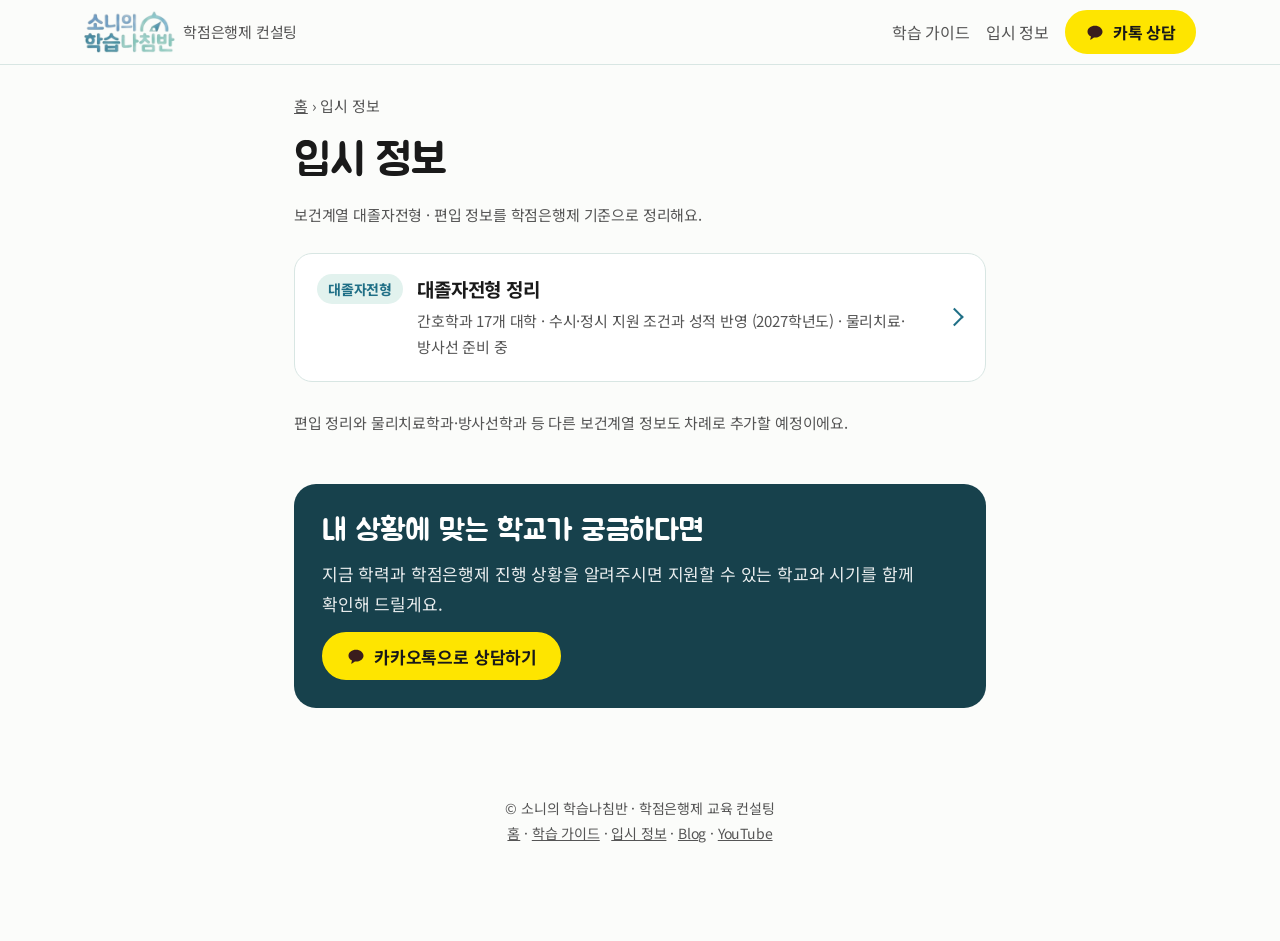
<file: admission/index.html>
<!DOCTYPE html>
<html lang="ko">
<head>
<meta charset="utf-8">
<meta name="viewport" content="width=device-width, initial-scale=1">
<title>입시 정보 · 보건계열 대졸자전형과 편입 | 소니의 학습나침반</title>
<meta name="description" content="간호학과 등 보건계열 대졸자전형과 편입 정보를 학점은행제 기준으로 정리했습니다. 학교별 지원 조건과 성적 반영을 모집요강을 바탕으로 확인하세요.">
<link rel="canonical" href="https://sonkr0403.kr/admission/">
<meta property="og:type" content="website">
<meta property="og:url" content="https://sonkr0403.kr/admission/">
<meta property="og:title" content="입시 정보 · 보건계열 대졸자전형과 편입">
<meta property="og:description" content="학점은행제 기준으로 정리한 보건계열 대졸자전형·편입 정보">
<meta property="og:image" content="https://sonkr0403.kr/assets/og.png">
<link rel="icon" href="data:image/svg+xml,%3Csvg xmlns='http://www.w3.org/2000/svg' viewBox='0 0 32 32'%3E%3Ccircle cx='16' cy='16' r='13' fill='%23fff' stroke='%231f6f86' stroke-width='3'/%3E%3Cpath d='M21 11l-3 7-7 3 3-7z' fill='%23f5a623'/%3E%3C/svg%3E">
<link rel="preconnect" href="https://fonts.googleapis.com">
<link href="https://fonts.googleapis.com/css2?family=Noto+Sans+KR:wght@400;500;700&family=Jua&display=swap" rel="stylesheet">
<link rel="stylesheet" href="/assets/guide.css">
</head>
<body>
<header><nav>
  <a class="brand" href="/"><img src="/assets/logo.png" alt="소니의 학습나침반" width="91" height="42"><small>학점은행제 컨설팅</small></a>
  <a class="navlink" href="/guide/">학습 가이드</a>
  <a class="navlink" href="/admission/">입시 정보</a>
  <a class="btn main kakao" href="https://open.kakao.com/o/su1qPkUd" target="_blank" rel="noopener">카톡 상담</a>
</nav></header>

<main>
  <div class="crumb"><a href="/">홈</a> › 입시 정보</div>
  <h1>입시 정보</h1>
  <p class="meta">보건계열 대졸자전형 · 편입 정보를 학점은행제 기준으로 정리해요.</p>

  <div class="cards">
    <a class="gcard" href="/admission/nursing-graduate/">
      <span class="chip">대졸자전형</span>
      <b>대졸자전형 정리</b>
      <span class="d">간호학과 17개 대학 · 수시·정시 지원 조건과 성적 반영 (2027학년도) · 물리치료·방사선 준비 중</span>
    </a>
  </div>

  <p class="soon" style="margin-top:28px">편입 정리와 물리치료학과·방사선학과 등 다른 보건계열 정보도 차례로 추가할 예정이에요.</p>

  <section class="cta">
    <h2>내 상황에 맞는 학교가 궁금하다면</h2>
    <p>지금 학력과 학점은행제 진행 상황을 알려주시면 지원할 수 있는 학교와 시기를 함께 확인해 드릴게요.</p>
    <div class="row">
      <a class="btn main" href="https://open.kakao.com/o/su1qPkUd" target="_blank" rel="noopener">카카오톡으로 상담하기</a>
    </div>
  </section>
</main>

<footer>© 소니의 학습나침반 · 학점은행제 교육 컨설팅<br><a href="/">홈</a> · <a href="/guide/">학습 가이드</a> · <a href="/admission/">입시 정보</a> · <a href="https://blog.naver.com/sonkr0403" target="_blank" rel="noopener">Blog</a> · <a href="https://www.youtube.com/@sonkr0403" target="_blank" rel="noopener">YouTube</a></footer>
</body>
</html>
</file>
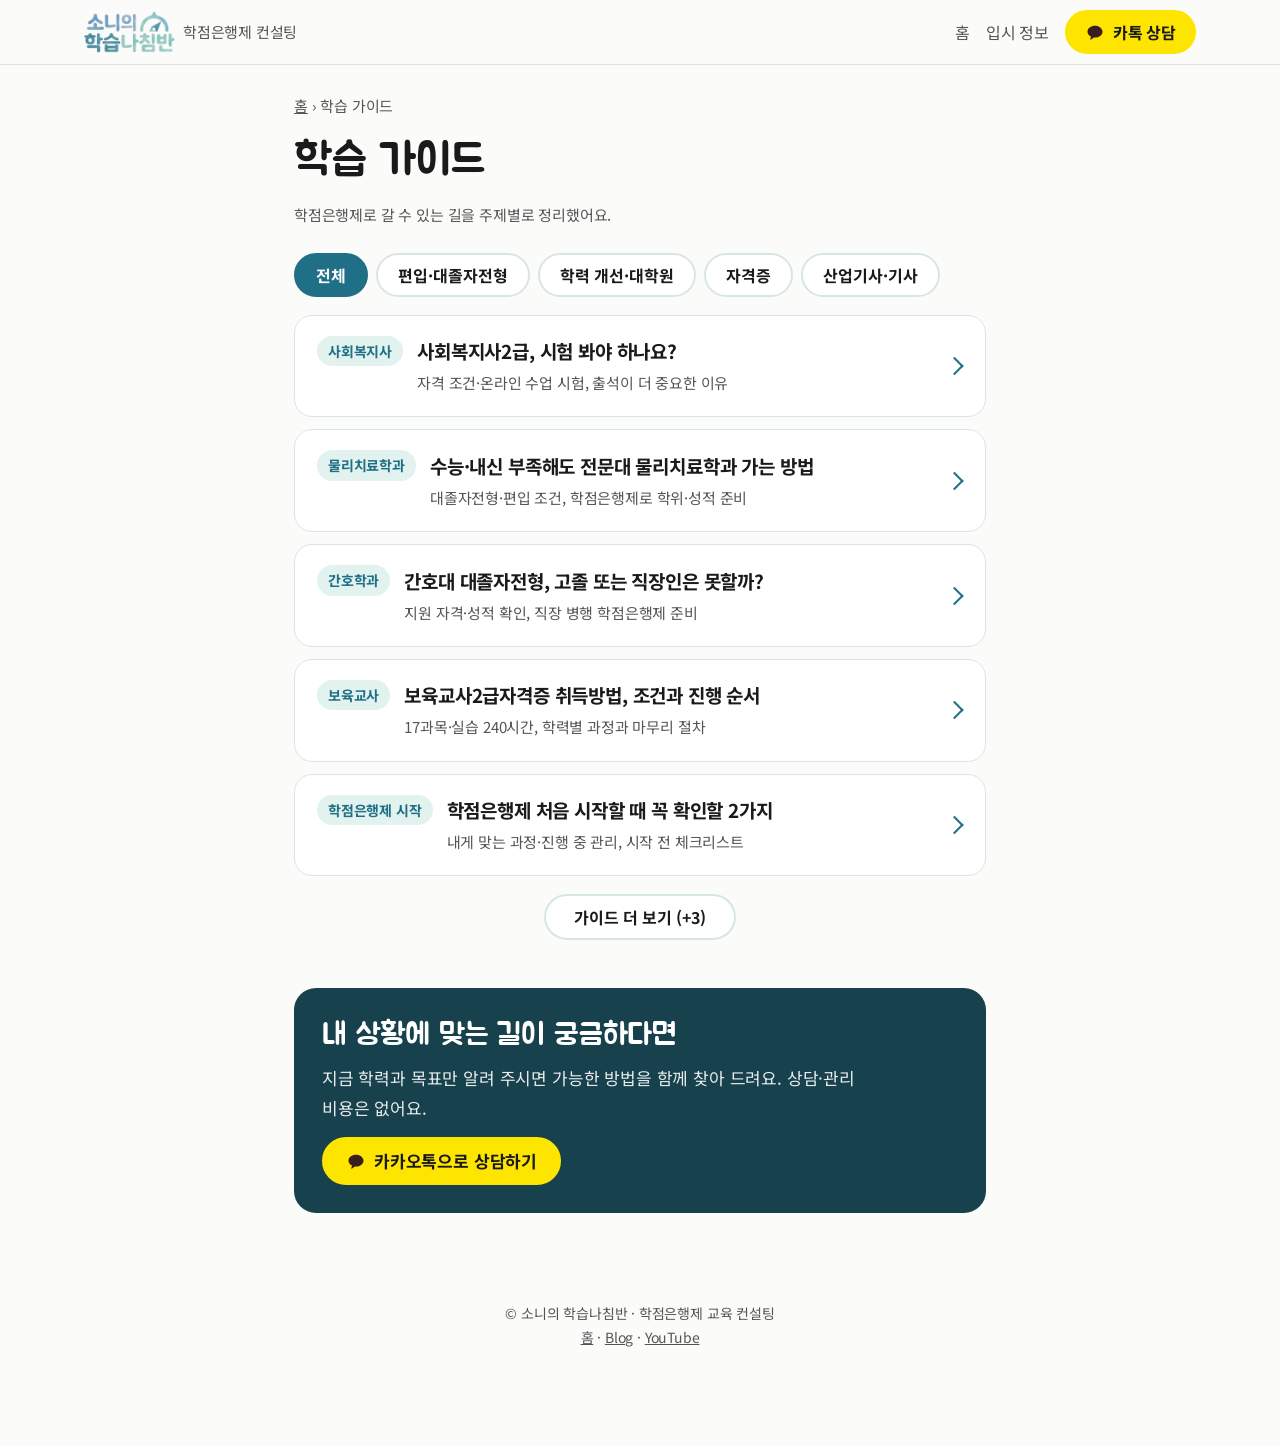
<file: guide/index.html>
<!DOCTYPE html>
<html lang="ko">
<head>
<meta charset="utf-8">
<meta name="viewport" content="width=device-width, initial-scale=1">
<title>학습 가이드 | 소니의 학습나침반</title>
<meta name="description" content="학점은행제로 갈 수 있는 길을 주제별로 정리했습니다. 간호학과 편입·대졸자전형, 학력 개선, 사회복지사·보육교사, 산업기사·기사 응시자격까지.">
<link rel="canonical" href="https://sonkr0403.kr/guide/">
<meta property="og:type" content="website">
<meta property="og:url" content="https://sonkr0403.kr/guide/">
<meta property="og:image" content="https://sonkr0403.kr/assets/og.png">
<meta property="og:title" content="학습 가이드 | 소니의 학습나침반">
<meta property="og:description" content="학점은행제로 갈 수 있는 길을 주제별로 정리했습니다.">
<link rel="icon" href="data:image/svg+xml,%3Csvg xmlns='http://www.w3.org/2000/svg' viewBox='0 0 32 32'%3E%3Ccircle cx='16' cy='16' r='13' fill='%23fff' stroke='%231f6f86' stroke-width='3'/%3E%3Cpath d='M21 11l-3 7-7 3 3-7z' fill='%23f5a623'/%3E%3C/svg%3E">
<link rel="preconnect" href="https://fonts.googleapis.com">
<link href="https://fonts.googleapis.com/css2?family=Noto+Sans+KR:wght@400;500;700&family=Jua&display=swap" rel="stylesheet">
<link rel="stylesheet" href="/assets/guide.css">
</head>
<body>
<header><nav>
  <a class="brand" href="/"><img src="/assets/logo.png" alt="소니의 학습나침반" width="91" height="42"><small>학점은행제 컨설팅</small></a>
  <a class="navlink" href="/">홈</a>
  <a class="navlink" href="/admission/">입시 정보</a>
  <a class="btn main kakao" href="https://open.kakao.com/o/su1qPkUd" target="_blank" rel="noopener">카톡 상담</a>
</nav></header>

<main>
  <div class="crumb"><a href="/">홈</a> › 학습 가이드</div>
  <h1>학습 가이드</h1>
  <p class="meta">학점은행제로 갈 수 있는 길을 주제별로 정리했어요.</p>

  <div class="rfilter gtabs" role="group" aria-label="분야 선택">
    <button type="button" data-c="all" aria-pressed="true">전체</button>
    <button type="button" data-c="transfer" aria-pressed="false">편입·대졸자전형</button>
    <button type="button" data-c="degree" aria-pressed="false">학력 개선·대학원</button>
    <button type="button" data-c="license" aria-pressed="false">자격증</button>
    <button type="button" data-c="tech" aria-pressed="false">산업기사·기사</button>
  </div>

  <!-- 새 가이드는 이 목록 맨 위에 추가합니다 -->
  <div class="cards" id="guides">
    <a class="gcard" href="/guide/social-worker-exam/"><span class="chip">사회복지사</span><b>사회복지사2급, 시험 봐야 하나요?</b><span class="d">자격 조건·온라인 수업 시험, 출석이 더 중요한 이유</span></a>
    <a class="gcard" href="/guide/physical-therapy/"><span class="chip">물리치료학과</span><b>수능·내신 부족해도 전문대 물리치료학과 가는 방법</b><span class="d">대졸자전형·편입 조건, 학점은행제로 학위·성적 준비</span></a>
    <a class="gcard" href="/guide/nursing-graduate-track/"><span class="chip">간호학과</span><b>간호대 대졸자전형, 고졸 또는 직장인은 못할까?</b><span class="d">지원 자격·성적 확인, 직장 병행 학점은행제 준비</span></a>
    <a class="gcard" href="/guide/childcare-teacher/"><span class="chip">보육교사</span><b>보육교사2급자격증 취득방법, 조건과 진행 순서</b><span class="d">17과목·실습 240시간, 학력별 과정과 마무리 절차</span></a>
    <a class="gcard" href="/guide/how-to-start/"><span class="chip">학점은행제 시작</span><b>학점은행제 처음 시작할 때 꼭 확인할 2가지</b><span class="d">내게 맞는 과정·진행 중 관리, 시작 전 체크리스트</span></a>
    <a class="gcard" href="/guide/university-transfer/"><span class="chip">편입</span><b>대학 편입 조건, 안 되면 어떻게 만들까요?</b><span class="d">일반편입·학사편입 조건, 학점은행제 학위·성적 준비</span></a>
    <a class="gcard" href="/guide/construction-safety/"><span class="chip">산업기사</span><b>건설안전산업기사 응시자격 빠르게 갖추는 방법</b><span class="d">고졸·비전공자 응시자격, 학력별 진행 과정과 기간</span></a>
    <a class="gcard" href="/guide/nursing-admission/"><span class="chip">간호학과</span><b>학점은행제로 간호대 입학하는 2가지 방법</b><span class="d">일반편입·학사편입·대졸자전형 비교, 준비 기간과 과정</span></a>
  </div>
  <p class="gmore"><button type="button" id="gmore">더 보기</button></p>

  <section class="cta">
    <h2>내 상황에 맞는 길이 궁금하다면</h2>
    <p>지금 학력과 목표만 알려 주시면 가능한 방법을 함께 찾아 드려요. 상담·관리 비용은 없어요.</p>
    <div class="row"><a class="btn main" href="https://open.kakao.com/o/su1qPkUd" target="_blank" rel="noopener">카카오톡으로 상담하기</a></div>
  </section>
</main>

<footer>© 소니의 학습나침반 · 학점은행제 교육 컨설팅<br><a href="/">홈</a> · <a href="https://blog.naver.com/sonkr0403" target="_blank" rel="noopener">Blog</a> · <a href="https://www.youtube.com/@sonkr0403" target="_blank" rel="noopener">YouTube</a></footer>
<script>
/* 분야 탭: 카드의 분류 이름(chip)으로 분야를 정해요. 새 분야 이름이 생기면 아래 목록에 추가하세요. */
(function(){
  var MAP=[['tech',/산업기사|기사|기능사/],
           ['transfer',/편입|대졸자|간호|물리치료|방사선|임상병리|치위생|작업치료|응급구조|보건/],
           ['license',/사회복지|보육|청소년|평생교육|자격증/],
           ['degree',/학점은행제|학력|학사|대학원|고졸/]];
  var LIMIT=5,cards=[].slice.call(document.querySelectorAll('#guides .gcard')),btns=document.querySelectorAll('.gtabs button'),more=document.getElementById('gmore'),cur='all',open=false;
  cards.forEach(function(c){var t=(c.querySelector('.chip')||{}).textContent||'';c.dataset.cat='etc';for(var i=0;i<MAP.length;i++){if(MAP[i][1].test(t)){c.dataset.cat=MAP[i][0];break}}});
  btns.forEach(function(b){if(b.dataset.c==='all')return;var n=cards.filter(function(c){return c.dataset.cat===b.dataset.c}).length;if(!n){b.hidden=true}});
  function show(c){cur=c;var list=cards.filter(function(x){return c==='all'||x.dataset.cat===c});
    cards.forEach(function(x){x.hidden=true});
    list.forEach(function(x,i){x.hidden=!(open||c!=='all'||i<LIMIT)});
    more.parentNode.hidden=!(c==='all'&&!open&&list.length>LIMIT);
    more.textContent='가이드 더 보기 (+'+Math.max(list.length-LIMIT,0)+')';
    btns.forEach(function(b){b.setAttribute('aria-pressed',b.dataset.c===c?'true':'false')});}
  btns.forEach(function(b){b.addEventListener('click',function(){show(b.dataset.c);history.replaceState(null,'',b.dataset.c==='all'?location.pathname:'#'+b.dataset.c)})});
  more.addEventListener('click',function(){open=true;show(cur)});
  var h=location.hash.slice(1);show([].some.call(btns,function(b){return b.dataset.c===h&&!b.hidden})?h:'all');
})();
</script>
</body>
</html>
</file>
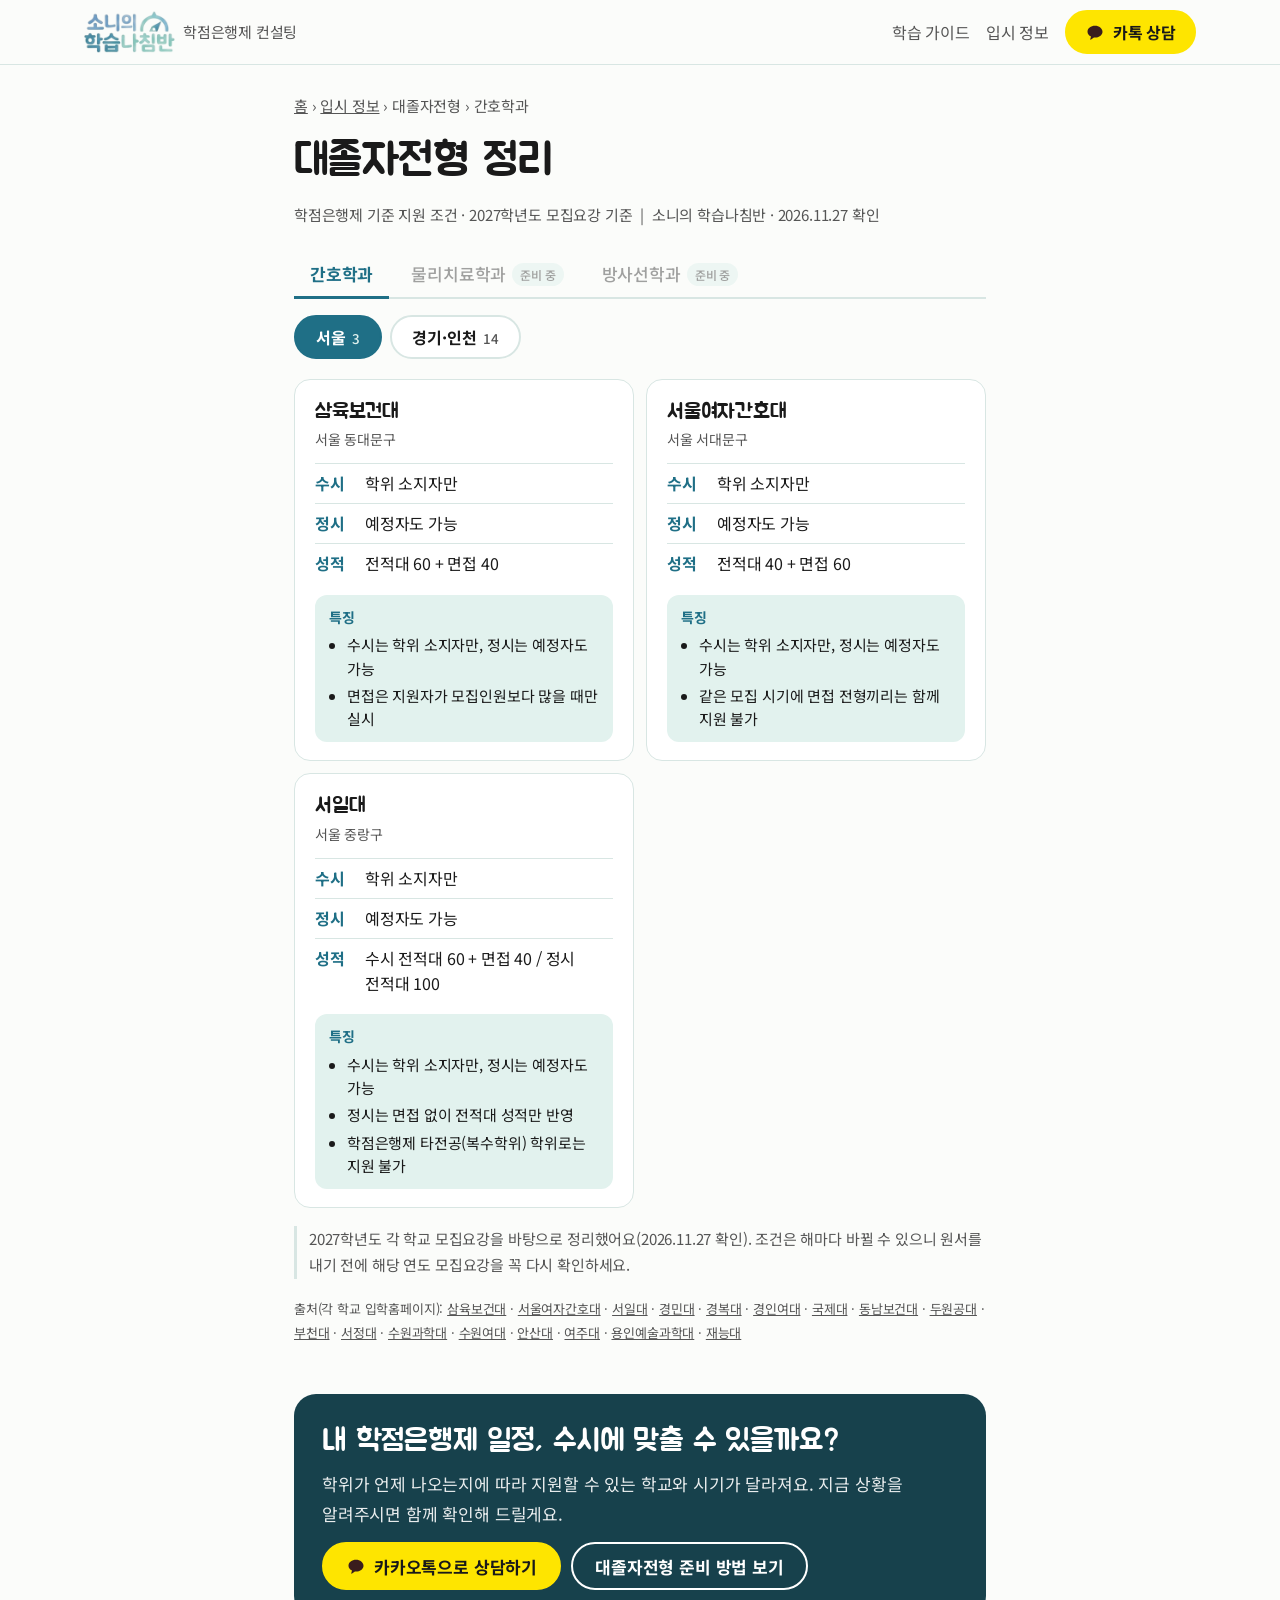
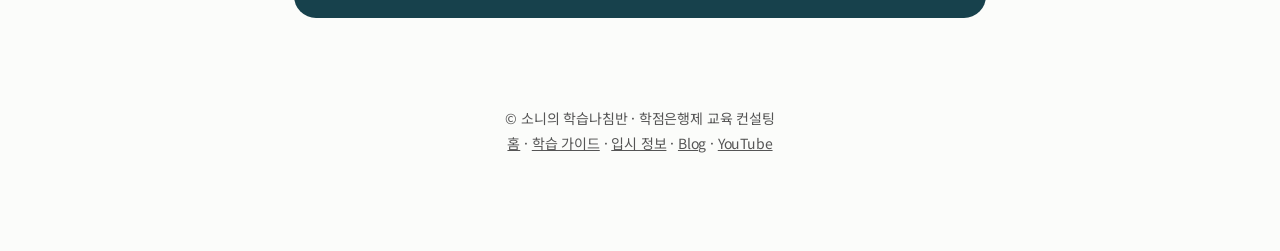
<file: admission/nursing-graduate/index.html>
<!DOCTYPE html>
<html lang="ko">
<head>
<meta charset="utf-8">
<meta name="viewport" content="width=device-width, initial-scale=1">
<title>간호학과 대졸자전형 정리 · 지역별 대학과 지원 자격 | 소니의 학습나침반</title>
<meta name="description" content="수도권 전문대 간호학과 17곳의 대졸자전형(전문대학 이상 졸업자 전형)을 학점은행제 기준으로 정리했습니다. 수시와 정시에 어떤 조건이면 지원할 수 있는지, 성적은 어떻게 반영하는지 학교별로 확인하세요.">
<meta name="keywords" content="간호학과 대졸자전형, 대졸자전형 학점은행제, 수도권 간호학과 대졸자전형, 전문대졸이상 전형, 간호학과 대졸자전형 수시 정시">
<link rel="canonical" href="https://sonkr0403.kr/admission/nursing-graduate/">
<meta property="og:type" content="article">
<meta property="og:url" content="https://sonkr0403.kr/admission/nursing-graduate/">
<meta property="og:title" content="대졸자전형 정리 · 간호학과">
<meta property="og:description" content="수도권 간호학과 17곳, 수시·정시 지원 조건과 성적 반영을 학점은행제 기준으로 정리했습니다.">
<meta property="og:image" content="https://sonkr0403.kr/assets/og.png">
<link rel="icon" href="data:image/svg+xml,%3Csvg xmlns='http://www.w3.org/2000/svg' viewBox='0 0 32 32'%3E%3Ccircle cx='16' cy='16' r='13' fill='%23fff' stroke='%231f6f86' stroke-width='3'/%3E%3Cpath d='M21 11l-3 7-7 3 3-7z' fill='%23f5a623'/%3E%3C/svg%3E">
<link rel="preconnect" href="https://fonts.googleapis.com">
<link href="https://fonts.googleapis.com/css2?family=Noto+Sans+KR:wght@400;500;700&family=Jua&display=swap" rel="stylesheet">
<link rel="stylesheet" href="/assets/guide.css">
<script type="application/ld+json">
{
  "@context": "https://schema.org",
  "@type": "Article",
  "headline": "수도권 간호학과 대졸자전형 정리 (학점은행제 기준 지원 조건)",
  "description": "수도권 전문대 간호학과 17곳의 대졸자전형 수시·정시 지원 조건과 성적 반영을 학점은행제 기준으로 정리",
  "datePublished": "2026-11-27",
  "dateModified": "2026-11-27",
  "author": {"@type": "Organization", "name": "소니의 학습나침반", "url": "https://sonkr0403.kr/"},
  "publisher": {"@type": "Organization", "name": "소니의 학습나침반", "url": "https://sonkr0403.kr/"},
  "mainEntityOfPage": "https://sonkr0403.kr/admission/nursing-graduate/"
}
</script>
</head>
<body>
<header><nav>
  <a class="brand" href="/"><img src="/assets/logo.png" alt="소니의 학습나침반" width="91" height="42"><small>학점은행제 컨설팅</small></a>
  <a class="navlink" href="/guide/">학습 가이드</a>
  <a class="navlink" href="/admission/">입시 정보</a>
  <a class="btn main kakao" href="https://open.kakao.com/o/su1qPkUd" target="_blank" rel="noopener">카톡 상담</a>
</nav></header>

<main>
  <div class="crumb"><a href="/">홈</a> › <a href="/admission/">입시 정보</a> › 대졸자전형 › 간호학과</div>
  <h1>대졸자전형 정리</h1>
  <p class="meta">학점은행제 기준 지원 조건 · 2027학년도 모집요강 기준 &nbsp;|&nbsp; 소니의 학습나침반 · 2026.11.27 확인</p>

  <div class="dtabs" role="navigation" aria-label="학과 선택">
    <a href="/admission/nursing-graduate/" aria-current="page">간호학과</a>
    <span class="off" title="준비 중">물리치료학과 <small>준비 중</small></span>
    <span class="off" title="준비 중">방사선학과 <small>준비 중</small></span>
  </div>



  <article>
    <div class="rfilter" role="group" aria-label="지역 선택">
      <button type="button" data-r="seoul" aria-pressed="true">서울 <small>3</small></button>
      <button type="button" data-r="gyeonggi" aria-pressed="false">경기·인천 <small>14</small></button>
    </div>

    <section class="grp" id="seoul-list">
      <div class="sgrid">
      <div class="sc" id="sahmyook" data-region="seoul">
        <h3>삼육보건대</h3>
        <div class="loc">서울 동대문구</div>
        <ul>
          <li><i>수시</i><span>학위 소지자만</span></li>
          <li><i>정시</i><span>예정자도 가능</span></li>
          <li><i>성적</i><span>전적대 60 + 면접 40</span></li>
        </ul>
        <div class="feat"><b>특징</b><ul><li>수시는 학위 소지자만, 정시는 예정자도 가능</li><li>면접은 지원자가 모집인원보다 많을 때만 실시</li></ul></div>
      </div>
      <div class="sc" id="snjc" data-region="seoul">
        <h3>서울여자간호대</h3>
        <div class="loc">서울 서대문구</div>
        <ul>
          <li><i>수시</i><span>학위 소지자만</span></li>
          <li><i>정시</i><span>예정자도 가능</span></li>
          <li><i>성적</i><span>전적대 40 + 면접 60</span></li>
        </ul>
        <div class="feat"><b>특징</b><ul><li>수시는 학위 소지자만, 정시는 예정자도 가능</li><li>같은 모집 시기에 면접 전형끼리는 함께 지원 불가</li></ul></div>
      </div>
      <div class="sc" id="seoil" data-region="seoul">
        <h3>서일대</h3>
        <div class="loc">서울 중랑구</div>
        <ul>
          <li><i>수시</i><span>학위 소지자만</span></li>
          <li><i>정시</i><span>예정자도 가능</span></li>
          <li><i>성적</i><span>수시 전적대 60 + 면접 40 / 정시 전적대 100</span></li>
        </ul>
        <div class="feat"><b>특징</b><ul><li>수시는 학위 소지자만, 정시는 예정자도 가능</li><li>정시는 면접 없이 전적대 성적만 반영</li><li>학점은행제 타전공(복수학위) 학위로는 지원 불가</li></ul></div>
      </div>
      </div>
    </section>

    <section class="grp" id="gyeonggi-list">
      <div class="sgrid">
      <div class="sc" id="kyungmin" data-region="gyeonggi">
        <h3>경민대</h3>
        <div class="loc">경기 의정부</div>
        <ul>
          <li><i>수시</i><span>학위 소지자만</span></li>
          <li><i>정시</i><span>학위 소지자만</span></li>
          <li><i>성적</i><span>전적대 80 + 면접 20</span></li>
        </ul>
        <div class="feat"><b>특징</b><ul><li>학점은행제 학위취득 예정자는 수시·정시 모두 지원 불가 (요강 명시)</li></ul></div>
      </div>
      <div class="sc" id="kyungbok" data-region="gyeonggi">
        <h3>경복대</h3>
        <div class="loc">경기 남양주</div>
        <ul>
          <li><i>수시</i><span>학위 소지자만</span></li>
          <li><i>정시</i><span>학위 소지자만</span></li>
          <li><i>성적</i><span>전적대 80 + 면접 20</span></li>
        </ul>
        <div class="feat"><b>특징</b><ul><li>수시는 학위 소지자만</li></ul></div>
      </div>
      <div class="sc" id="kiwu" data-region="gyeonggi">
        <h3>경인여대</h3>
        <div class="loc">인천 계양구</div>
        <ul>
          <li><i>수시</i><span>학위 소지자만</span></li>
          <li><i>정시</i><span>예정자도 가능</span></li>
          <li><i>성적</i><span>전적대 40 + 면접 60</span></li>
        </ul>
        <div class="feat"><b>특징</b><ul><li>수시는 학위 소지자만, 정시는 예정자도 가능</li></ul></div>
      </div>
      <div class="sc" id="kookje" data-region="gyeonggi">
        <h3>국제대</h3>
        <div class="loc">경기 평택</div>
        <ul>
          <li><i>수시</i><span>학위 소지자만</span></li>
          <li><i>정시</i><span>선발 안 함</span></li>
          <li><i>성적</i><span>전적대 40 + 면접 60</span></li>
        </ul>
        <div class="feat"><b>특징</b><ul><li>대졸자전형은 수시에서만 선발 (정시 없음)</li></ul></div>
      </div>
      <div class="sc" id="dongnam" data-region="gyeonggi">
        <h3>동남보건대</h3>
        <div class="loc">경기 수원</div>
        <ul>
          <li><i>수시</i><span>전문학사 소지자만</span></li>
          <li><i>정시</i><span>예정자도 가능</span></li>
          <li><i>성적</i><span>공인영어 70 + 전적대 30</span></li>
        </ul>
        <div class="feat"><b>특징</b><ul><li>수시는 전문학사 소지자만, 정시는 예정자도 가능</li><li>면접 없이 공인영어 비중이 큼 (TOEIC·TOEFL·TEPS, 2년 이내 성적, 미제출 시 0점)</li></ul></div>
      </div>
      <div class="sc" id="doowon" data-region="gyeonggi">
        <h3>두원공대</h3>
        <div class="loc">경기 파주·안성</div>
        <ul>
          <li><i>수시</i><span>학위 소지자만</span></li>
          <li><i>정시</i><span>학위 소지자만</span></li>
          <li><i>성적</i><span>수시(파주) 전적대 40 + 면접 60 / 그 외 전적대 100</span></li>
        </ul>
        <div class="feat"><b>특징</b><ul><li>학점은행제는 학위 취득자만 지원 가능 (요강 명시, 80학점 이상 기재된 성적증명서 필요)</li><li>간호학과가 파주·안성 두 캠퍼스에 있음</li></ul></div>
      </div>
      <div class="sc" id="bucheon" data-region="gyeonggi">
        <h3>부천대</h3>
        <div class="loc">경기 부천</div>
        <ul>
          <li><i>수시</i><span>학위 소지자만</span></li>
          <li><i>정시</i><span>예정자도 가능</span></li>
          <li><i>성적</i><span>전적대 80 + 면접 20</span></li>
        </ul>
        <div class="feat"><b>특징</b><ul><li>수시는 학위 소지자만, 정시는 예정자도 가능</li><li>학위 취득 후 학점은행제로 추가한 복수전공 성적은 반영 안 됨</li></ul></div>
      </div>
      <div class="sc" id="seojeong" data-region="gyeonggi">
        <h3>서정대</h3>
        <div class="loc">경기 양주</div>
        <ul>
          <li><i>수시</i><span>학위 소지자만</span></li>
          <li><i>정시</i><span>예정자도 가능</span></li>
          <li><i>성적</i><span>전적대 40 + 면접 60</span></li>
        </ul>
        <div class="feat"><b>특징</b><ul><li>수시는 학위 소지자만, 정시는 예정자도 가능</li><li>면접에 빠지면 면접 점수만 0점 처리 (불합격 처리는 아님)</li></ul></div>
      </div>
      <div class="sc" id="ssc" data-region="gyeonggi">
        <h3>수원과학대</h3>
        <div class="loc">경기 화성</div>
        <ul>
          <li><i>수시</i><span>학위 소지자만 (수시2차 선발)</span></li>
          <li><i>정시</i><span>예정자도 가능</span></li>
          <li><i>성적</i><span>전적대 100 (면접 없음)</span></li>
        </ul>
        <div class="feat"><b>특징</b><ul><li>수시는 학위 소지자만, 정시는 예정자도 가능</li><li>면접 없이 학위 평점평균만 반영</li></ul></div>
      </div>
      <div class="sc" id="swwu" data-region="gyeonggi">
        <h3>수원여대</h3>
        <div class="loc">경기 수원</div>
        <ul>
          <li><i>수시</i><span>학위 소지자만</span></li>
          <li><i>정시</i><span>예정자도 가능</span></li>
          <li><i>성적</i><span>전적대 100 (면접 없음)</span></li>
        </ul>
        <div class="feat"><b>특징</b><ul><li>수시는 학위 소지자만, 정시는 예정자도 가능</li><li>면접 없이 전적대 성적만 반영</li></ul></div>
      </div>
      <div class="sc" id="ansan" data-region="gyeonggi">
        <h3>안산대</h3>
        <div class="loc">경기 안산</div>
        <ul>
          <li><i>수시</i><span>학위 소지자만 (수시2차 선발)</span></li>
          <li><i>정시</i><span>예정자도 가능 (수시 미충원 시 선발)</span></li>
          <li><i>성적</i><span>전적대 40 + 면접 60</span></li>
        </ul>
        <div class="feat"><b>특징</b><ul><li>수시는 학위 소지자만, 정시는 예정자도 가능</li><li>학점은행제는 80학점 이상 취득자만 지원 가능</li></ul></div>
      </div>
      <div class="sc" id="yeoju" data-region="gyeonggi">
        <h3>여주대</h3>
        <div class="loc">경기 여주</div>
        <ul>
          <li><i>수시</i><span>학위 소지자만 (수시2차 선발)</span></li>
          <li><i>정시</i><span>학위 소지자만</span></li>
          <li><i>성적</i><span>전적대 100 (면접 없음)</span></li>
        </ul>
        <div class="feat"><b>특징</b><ul><li>학점은행제 학위취득 예정자는 수시·정시 모두 지원 불가 (요강 명시)</li></ul></div>
      </div>
      <div class="sc" id="ysc" data-region="gyeonggi">
        <h3>용인예술과학대</h3>
        <div class="loc">경기 용인</div>
        <ul>
          <li><i>수시</i><span>학위 소지자만 (수시1차 선발)</span></li>
          <li><i>정시</i><span>예정자도 가능</span></li>
          <li><i>성적</i><span>전적대 30 + 면접 70</span></li>
        </ul>
        <div class="feat"><b>특징</b><ul><li>수시는 학위 소지자만, 정시는 예정자도 가능</li><li>편입·학점은행제 등 학력이 2개 이상이면 모든 출신 학교 성적을 반영</li></ul></div>
      </div>
      <div class="sc" id="jeiu" data-region="gyeonggi">
        <h3>재능대</h3>
        <div class="loc">인천 동구</div>
        <ul>
          <li><i>수시</i><span>학위 소지자만</span></li>
          <li><i>정시</i><span>예정자도 가능</span></li>
          <li><i>성적</i><span>전적대 60 + 면접 40</span></li>
        </ul>
        <div class="feat"><b>특징</b><ul><li>수시는 학위 소지자만, 정시는 예정자도 가능</li></ul></div>
      </div>
      </div>
    </section>

    <p class="note">2027학년도 각 학교 모집요강을 바탕으로 정리했어요(2026.11.27 확인). 조건은 해마다 바뀔 수 있으니 원서를 내기 전에 해당 연도 모집요강을 꼭 다시 확인하세요.</p>
    <p class="srcs">출처(각 학교 입학홈페이지): <a href="https://exam.shu.ac.kr/" target="_blank" rel="noopener">삼육보건대</a> · <a href="https://ipsi.snjc.ac.kr/recruit/recruit.php" target="_blank" rel="noopener">서울여자간호대</a> · <a href="https://www.seoil.ac.kr/ipsi/index.do" target="_blank" rel="noopener">서일대</a> · <a href="https://www.kyungmin.ac.kr" target="_blank" rel="noopener">경민대</a> · <a href="https://kbu.ac.kr/efms/Main.do" target="_blank" rel="noopener">경복대</a> · <a href="https://start.kiwu.ac.kr/new_start/kiwu/index.jsp" target="_blank" rel="noopener">경인여대</a> · <a href="https://ipsi.kookje.ac.kr/ipsi/" target="_blank" rel="noopener">국제대</a> · <a href="https://ipsi.dongnam.ac.kr/ipsi/index.do" target="_blank" rel="noopener">동남보건대</a> · <a href="https://www.doowon.ac.kr/kr/857/subview.do" target="_blank" rel="noopener">두원공대</a> · <a href="https://ipsi.bc.ac.kr/ipsi/main.do" target="_blank" rel="noopener">부천대</a> · <a href="https://www.seojeong.ac.kr/iphak/index.do" target="_blank" rel="noopener">서정대</a> · <a href="https://ipsi.ssc.ac.kr/main/index.do" target="_blank" rel="noopener">수원과학대</a> · <a href="https://entr.swwu.ac.kr/swc.do" target="_blank" rel="noopener">수원여대</a> · <a href="https://iphak.ansan.ac.kr/" target="_blank" rel="noopener">안산대</a> · <a href="https://ipsi.yit.ac.kr/" target="_blank" rel="noopener">여주대</a> · <a href="https://ipsi.ysc.ac.kr/ipsi/Main.do" target="_blank" rel="noopener">용인예술과학대</a> · <a href="https://apply.jeiu.ac.kr:4443/apply/" target="_blank" rel="noopener">재능대</a></p>
  </article>

  <section class="cta">
    <h2>내 학점은행제 일정, 수시에 맞출 수 있을까요?</h2>
    <p>학위가 언제 나오는지에 따라 지원할 수 있는 학교와 시기가 달라져요. 지금 상황을 알려주시면 함께 확인해 드릴게요.</p>
    <div class="row">
      <a class="btn main" href="https://open.kakao.com/o/su1qPkUd" target="_blank" rel="noopener">카카오톡으로 상담하기</a>
      <a class="btn line" href="/guide/nursing-graduate-track/">대졸자전형 준비 방법 보기</a>
    </div>
  </section>
</main>

<footer>© 소니의 학습나침반 · 학점은행제 교육 컨설팅<br><a href="/">홈</a> · <a href="/guide/">학습 가이드</a> · <a href="/admission/">입시 정보</a> · <a href="https://blog.naver.com/sonkr0403" target="_blank" rel="noopener">Blog</a> · <a href="https://www.youtube.com/@sonkr0403" target="_blank" rel="noopener">YouTube</a></footer>
<script>
(function(){
  var btns=document.querySelectorAll('.rfilter button'),cards=document.querySelectorAll('.sc'),grps=document.querySelectorAll('.grp');
  function show(r){
    btns.forEach(function(b){b.setAttribute('aria-pressed',b.dataset.r===r?'true':'false')});
    cards.forEach(function(c){c.hidden=c.dataset.region!==r});
    grps.forEach(function(g){g.hidden=!g.querySelector('.sc:not([hidden])')});
  }
  btns.forEach(function(b){b.addEventListener('click',function(){show(b.dataset.r)})});
  function fromHash(){
    var h=location.hash.replace('#','');
    if(h==='seoul'||h==='gyeonggi'){show(h);return}
    var c=h&&document.getElementById(h);
    if(c&&c.dataset.region){show(c.dataset.region);c.scrollIntoView()}
    else show('seoul');
  }
  window.addEventListener('hashchange',fromHash);
  fromHash();
})();
</script>
</body>
</html>
</file>
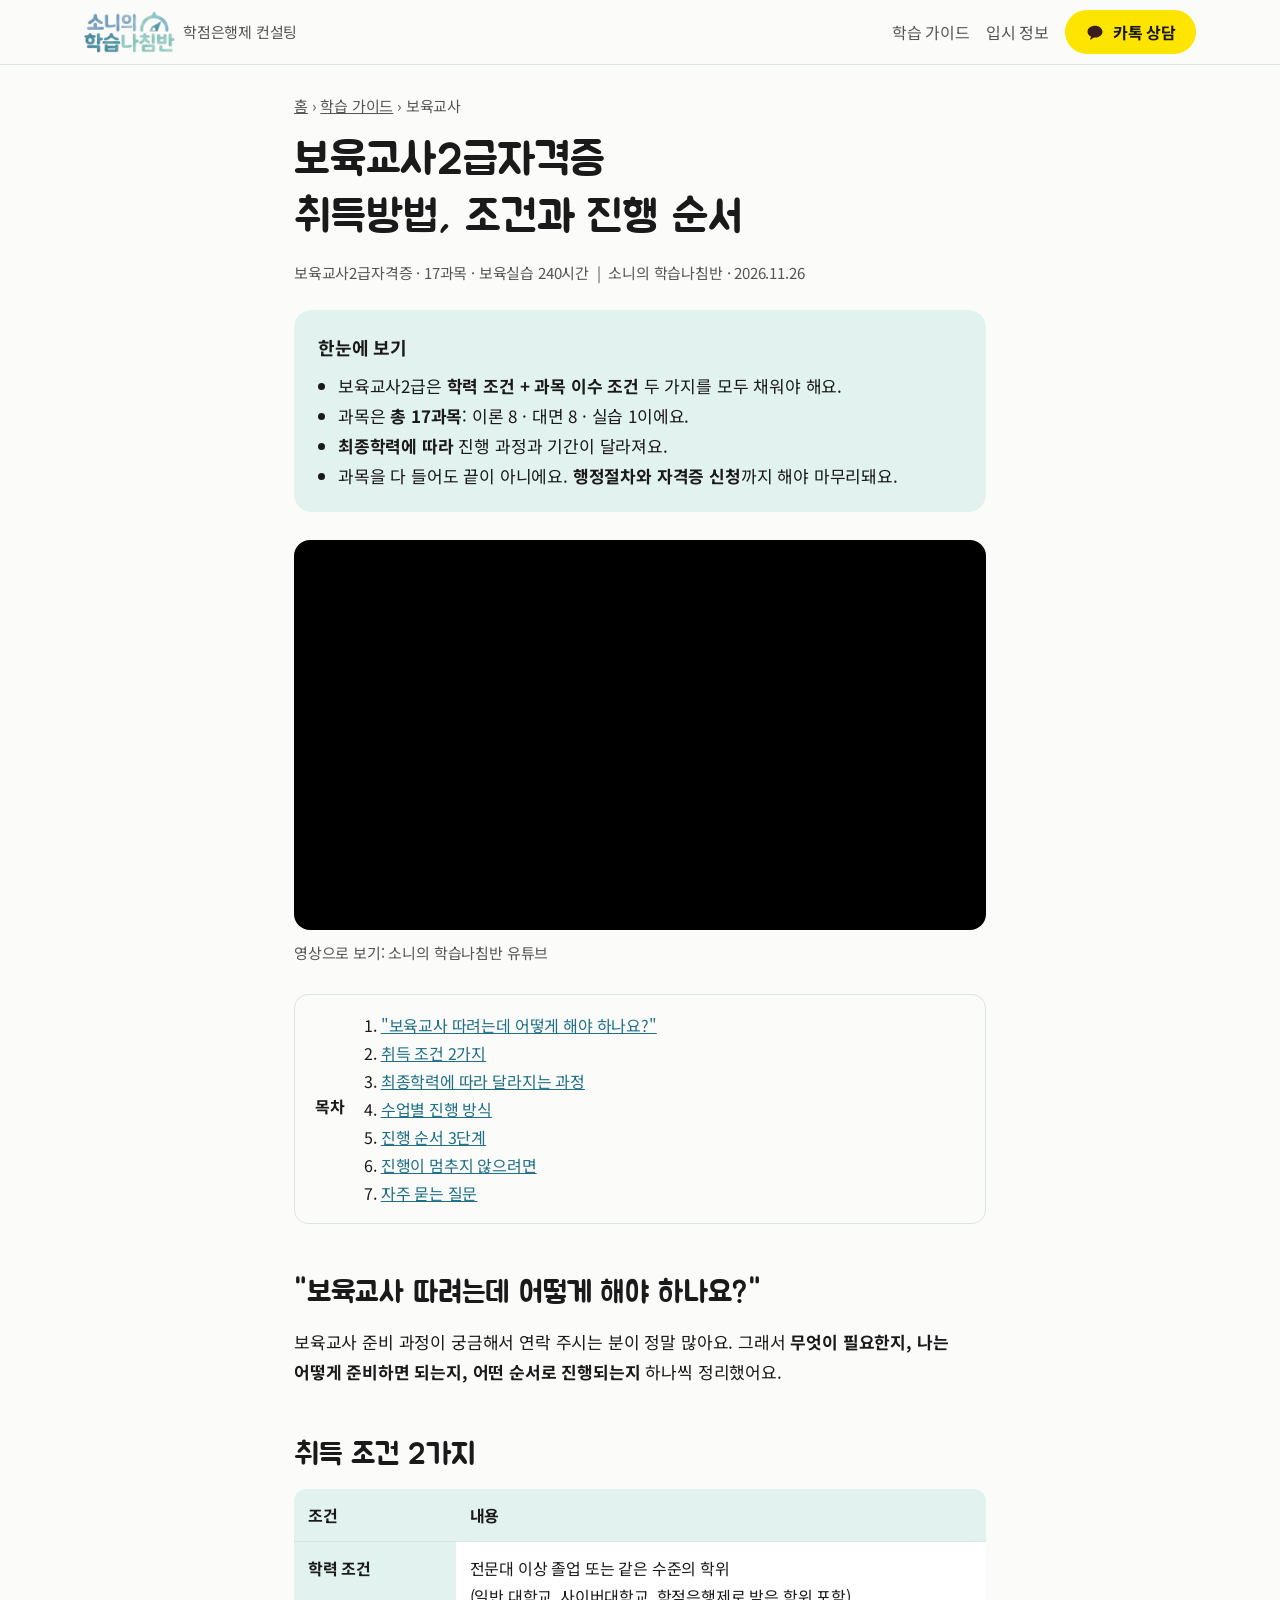
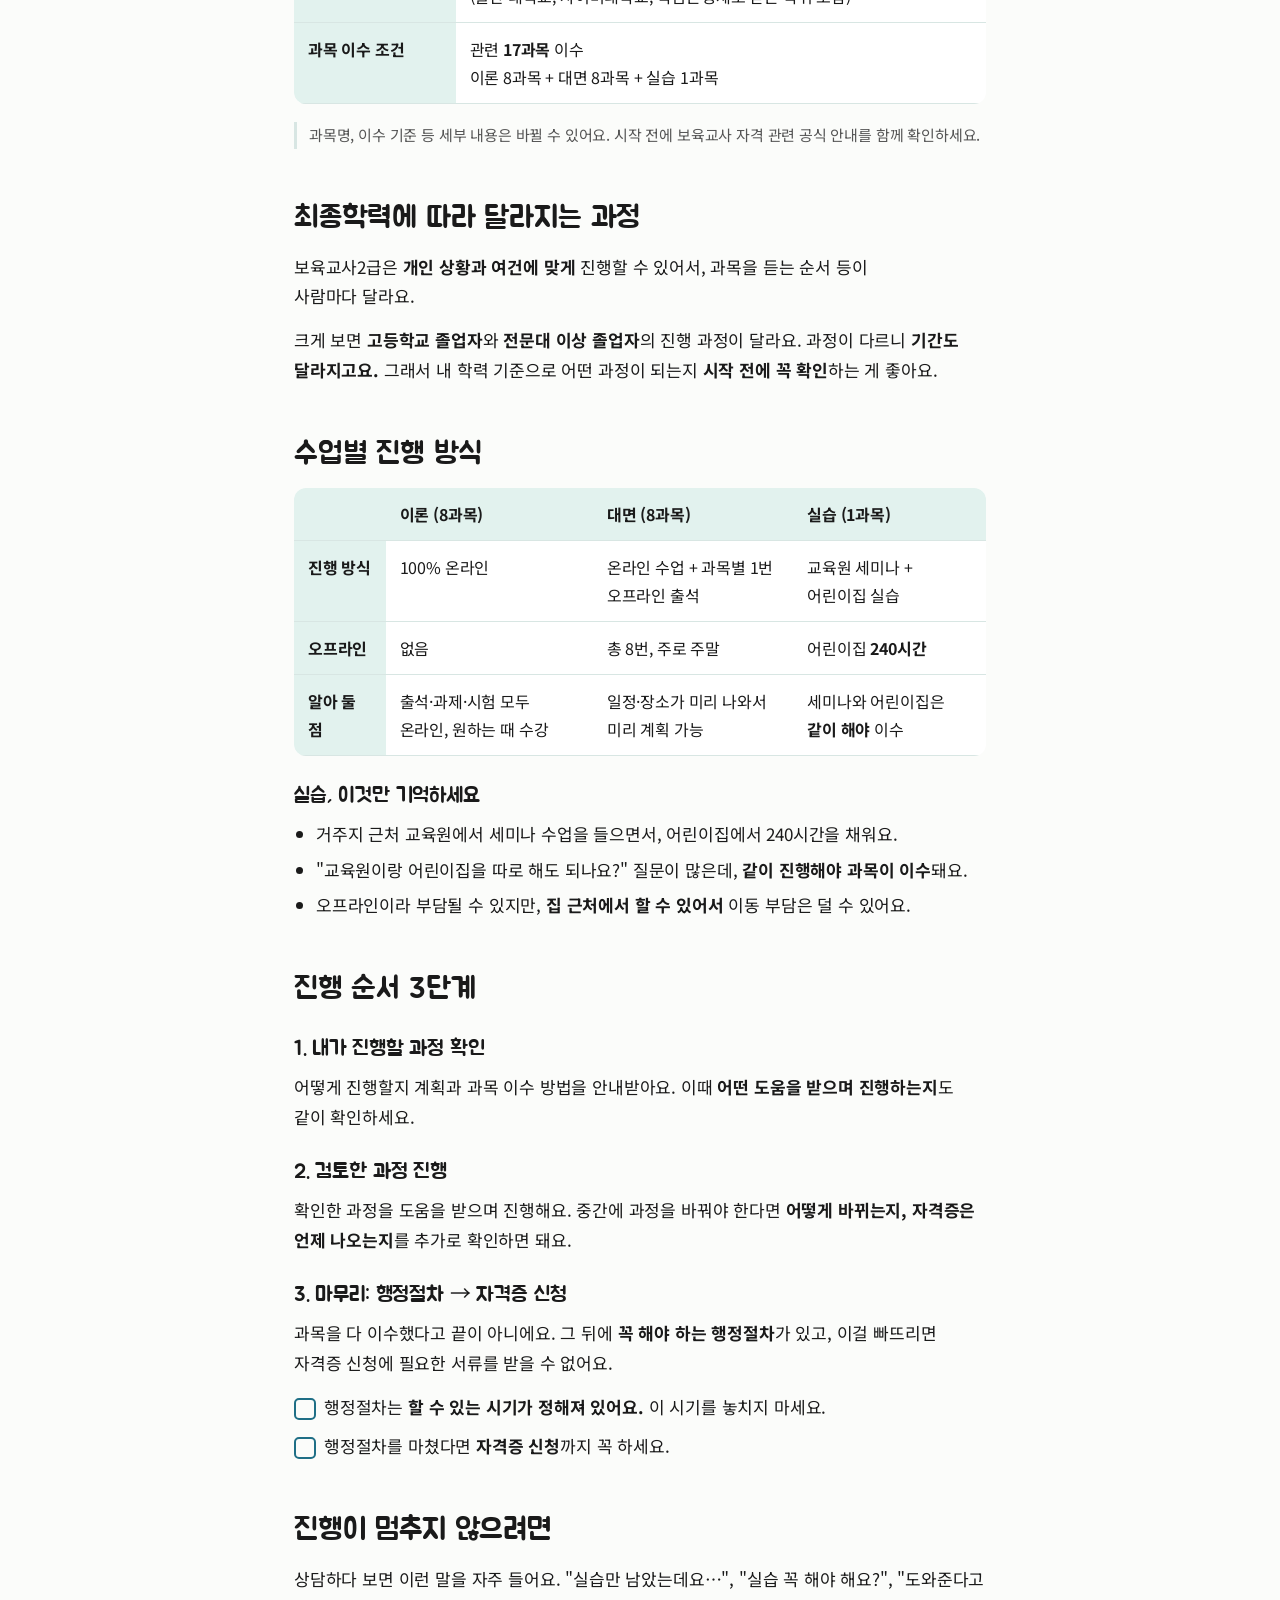
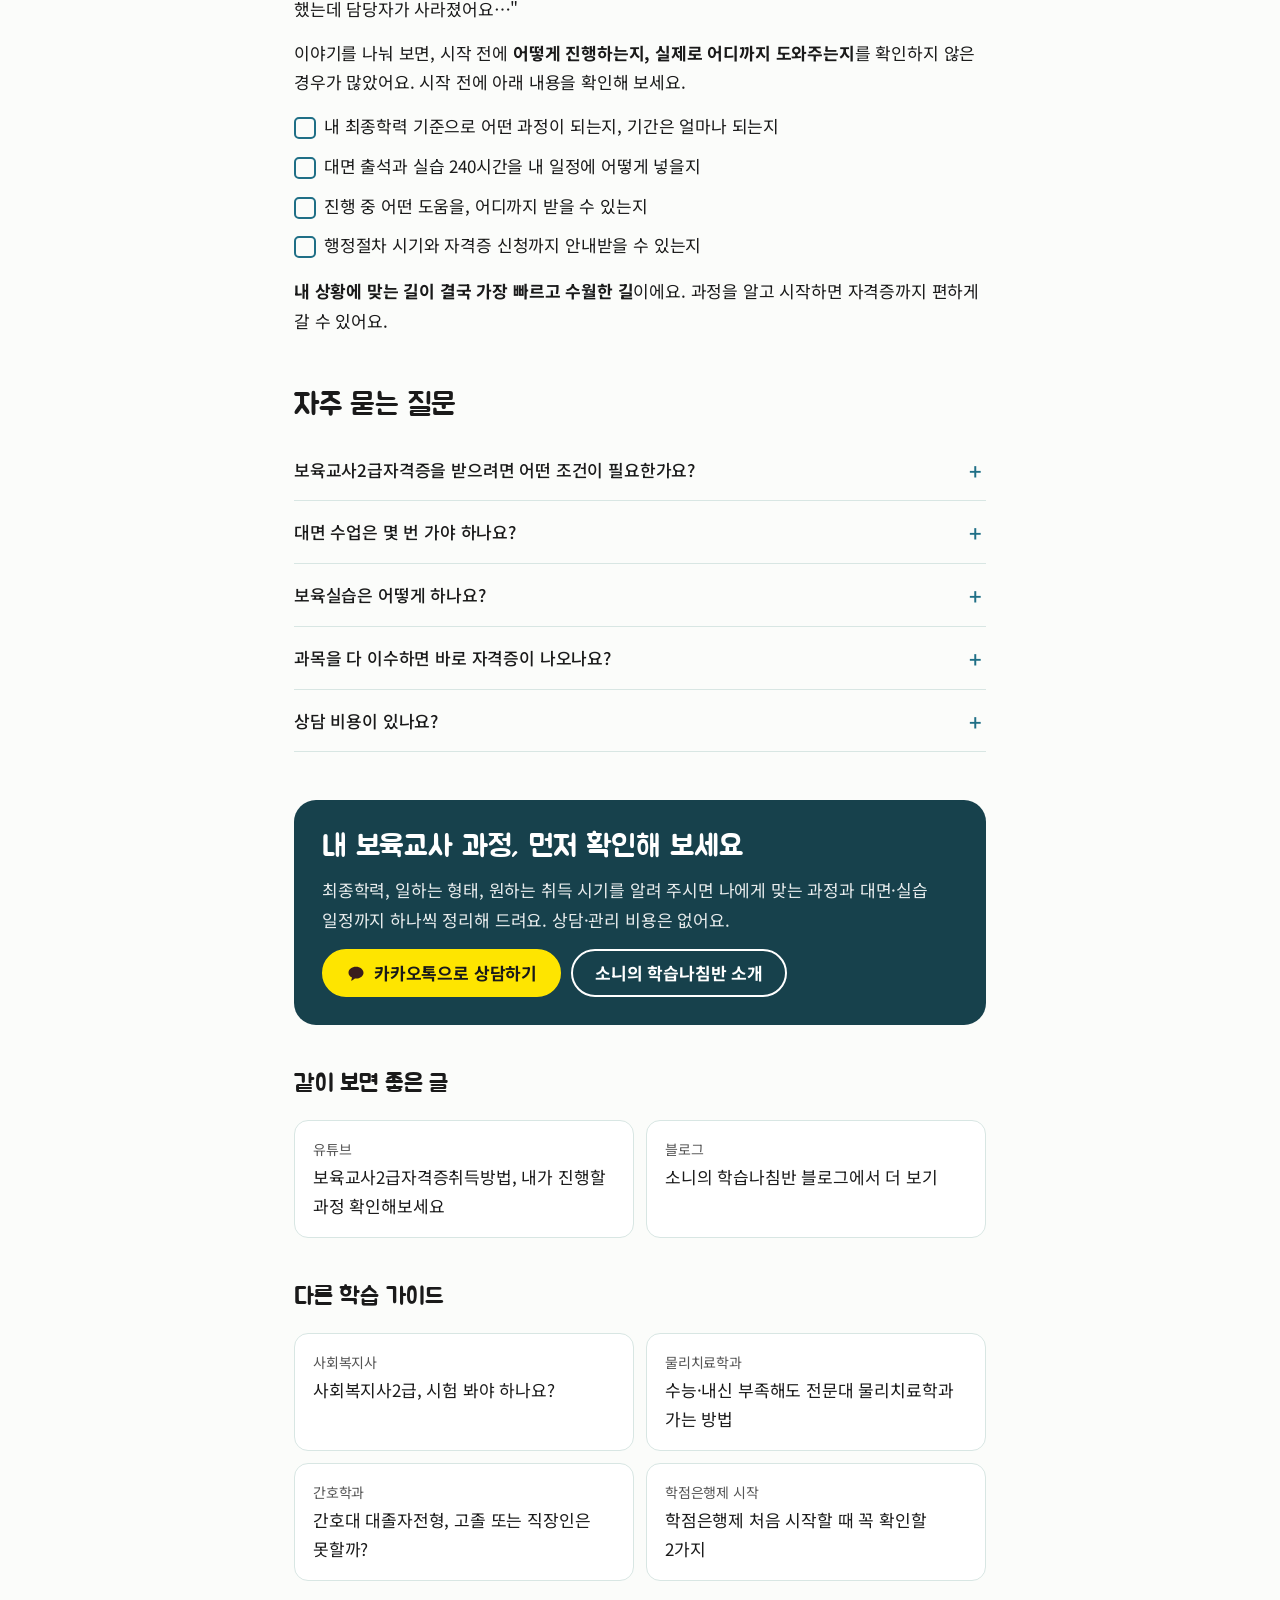
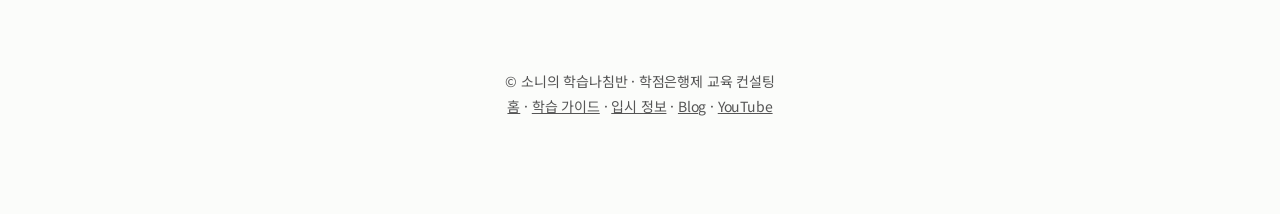
<file: guide/childcare-teacher/index.html>
<!DOCTYPE html>
<html lang="ko">
<head>
<meta charset="utf-8">
<meta name="viewport" content="width=device-width, initial-scale=1">
<title>보육교사2급자격증 취득방법, 조건과 진행 순서 (17과목·실습 240시간) | 소니의 학습나침반</title>
<meta name="description" content="보육교사2급자격증 취득방법을 정리했어요. 학력 조건과 17과목 이수 조건, 이론·대면·실습 수업 진행 방식, 실습 240시간, 최종학력별 진행 차이, 행정절차와 자격증 신청까지 순서대로 확인하세요.">
<meta name="keywords" content="보육교사2급자격증 취득방법, 보육교사 자격증, 보육교사 17과목, 보육실습 240시간, 보육교사 학점은행제">
<link rel="canonical" href="https://sonkr0403.kr/guide/childcare-teacher/">
<meta property="og:type" content="article">
<meta property="og:url" content="https://sonkr0403.kr/guide/childcare-teacher/">
<meta property="og:title" content="보육교사2급자격증 취득방법, 조건과 진행 순서">
<meta property="og:description" content="학력 조건과 17과목, 이론·대면·실습 진행 방식, 마무리 행정절차까지 정리했습니다.">
<meta property="og:image" content="https://i.ytimg.com/vi/rSI61XMG1kg/hqdefault.jpg">
<link rel="icon" href="data:image/svg+xml,%3Csvg xmlns='http://www.w3.org/2000/svg' viewBox='0 0 32 32'%3E%3Ccircle cx='16' cy='16' r='13' fill='%23fff' stroke='%231f6f86' stroke-width='3'/%3E%3Cpath d='M21 11l-3 7-7 3 3-7z' fill='%23f5a623'/%3E%3C/svg%3E">
<link rel="preconnect" href="https://fonts.googleapis.com">
<link href="https://fonts.googleapis.com/css2?family=Noto+Sans+KR:wght@400;500;700&family=Jua&display=swap" rel="stylesheet">
<link rel="stylesheet" href="/assets/guide.css">
<script type="application/ld+json">
{
  "@context": "https://schema.org",
  "@graph": [
    {
      "@type": "Article",
      "headline": "보육교사2급자격증 취득방법, 조건과 진행 순서",
      "description": "학력 조건과 17과목 이수 조건, 이론·대면·실습 진행 방식, 최종학력별 진행 차이, 행정절차와 자격증 신청",
      "datePublished": "2026-11-26",
      "dateModified": "2026-11-26",
      "author": {"@type": "Organization", "name": "소니의 학습나침반", "url": "https://sonkr0403.kr/"},
      "publisher": {"@type": "Organization", "name": "소니의 학습나침반", "url": "https://sonkr0403.kr/"},
      "mainEntityOfPage": "https://sonkr0403.kr/guide/childcare-teacher/",
      "image": "https://i.ytimg.com/vi/rSI61XMG1kg/hqdefault.jpg"
    },
    {
      "@type": "FAQPage",
      "mainEntity": [
        {"@type": "Question", "name": "보육교사2급자격증을 받으려면 어떤 조건이 필요한가요?",
         "acceptedAnswer": {"@type": "Answer", "text": "학력 조건과 과목 이수 조건 두 가지를 모두 충족해야 합니다. 학력은 전문대 이상 졸업 또는 동등한 학위(일반 대학교, 사이버대학교, 학점은행제 학위 포함)이고, 과목은 이론 8과목, 대면 8과목, 실습 1과목으로 총 17과목을 이수해야 합니다."}},
        {"@type": "Question", "name": "대면 수업은 몇 번 가야 하나요?",
         "acceptedAnswer": {"@type": "Answer", "text": "대면 8과목마다 1번씩, 총 8번 출석합니다. 주로 주말에 진행되고 일정과 장소가 미리 나와서 미리 확인하고 참석할 수 있습니다."}},
        {"@type": "Question", "name": "보육실습은 어떻게 하나요?",
         "acceptedAnswer": {"@type": "Answer", "text": "거주지 근처 교육원에서 세미나 수업을 들으면서 어린이집에서 240시간을 채워야 과목이 이수됩니다. 교육원 세미나와 어린이집 실습은 따로가 아니라 같이 진행해야 합니다."}},
        {"@type": "Question", "name": "과목을 다 이수하면 바로 자격증이 나오나요?",
         "acceptedAnswer": {"@type": "Answer", "text": "아닙니다. 과목 이수 후 정해진 시기에 꼭 해야 하는 행정절차가 있고, 이를 빠뜨리면 자격증 신청에 필요한 서류를 받을 수 없습니다. 행정절차 후 자격증 신청까지 해야 마무리됩니다."}}
      ]
    }
  ]
}
</script>
</head>
<body>
<header><nav>
  <a class="brand" href="/"><img src="/assets/logo.png" alt="소니의 학습나침반" width="91" height="42"><small>학점은행제 컨설팅</small></a>
  <a class="navlink" href="/guide/">학습 가이드</a>
  <a class="navlink" href="/admission/">입시 정보</a>
  <a class="btn main kakao" href="https://open.kakao.com/o/su1qPkUd" target="_blank" rel="noopener">카톡 상담</a>
</nav></header>

<main>
  <div class="crumb"><a href="/">홈</a> › <a href="/guide/">학습 가이드</a> › 보육교사</div>
  <h1>보육교사2급자격증 취득방법, 조건과 진행 순서</h1>
  <p class="meta">보육교사2급자격증 · 17과목 · 보육실습 240시간 &nbsp;|&nbsp; 소니의 학습나침반 · 2026.11.26</p>

  <div class="summary">
    <b>한눈에 보기</b>
    <ul>
      <li>보육교사2급은 <strong>학력 조건 + 과목 이수 조건</strong> 두 가지를 모두 채워야 해요.</li>
      <li>과목은 <strong>총 17과목</strong>: 이론 8 · 대면 8 · 실습 1이에요.</li>
      <li><strong>최종학력에 따라</strong> 진행 과정과 기간이 달라져요.</li>
      <li>과목을 다 들어도 끝이 아니에요. <strong>행정절차와 자격증 신청</strong>까지 해야 마무리돼요.</li>
    </ul>
  </div>

  <div class="video"><iframe src="https://www.youtube-nocookie.com/embed/rSI61XMG1kg" title="보육교사2급자격증취득방법, 내가 진행할 과정 확인해보세요" loading="lazy" allow="accelerometer; encrypted-media; gyroscope; picture-in-picture" allowfullscreen></iframe></div>
  <p class="cap">영상으로 보기: 소니의 학습나침반 유튜브</p>

  <nav class="toc" aria-label="목차">
    <b>목차</b>
    <ol>
      <li><a href="#question">"보육교사 따려는데 어떻게 해야 하나요?"</a></li>
      <li><a href="#requirements">취득 조건 2가지</a></li>
      <li><a href="#by-education">최종학력에 따라 달라지는 과정</a></li>
      <li><a href="#classes">수업별 진행 방식</a></li>
      <li><a href="#steps">진행 순서 3단계</a></li>
      <li><a href="#stuck">진행이 멈추지 않으려면</a></li>
      <li><a href="#faq">자주 묻는 질문</a></li>
    </ol>
  </nav>

  <article>
    <h2 id="question">"보육교사 따려는데 어떻게 해야 하나요?"</h2>
    <p>보육교사 준비 과정이 궁금해서 연락 주시는 분이 정말 많아요. 그래서 <strong>무엇이 필요한지, 나는 어떻게 준비하면 되는지, 어떤 순서로 진행되는지</strong> 하나씩 정리했어요.</p>

    <h2 id="requirements">취득 조건 2가지</h2>
    <div class="tbl"><table>
      <thead><tr><th>조건</th><th>내용</th></tr></thead>
      <tbody>
        <tr><th>학력 조건</th><td>전문대 이상 졸업 또는 같은 수준의 학위<br>(일반 대학교, 사이버대학교, 학점은행제로 받은 학위 포함)</td></tr>
        <tr><th>과목 이수 조건</th><td>관련 <strong>17과목</strong> 이수<br>이론 8과목 + 대면 8과목 + 실습 1과목</td></tr>
      </tbody>
    </table></div>
    <p class="note">과목명, 이수 기준 등 세부 내용은 바뀔 수 있어요. 시작 전에 보육교사 자격 관련 공식 안내를 함께 확인하세요.</p>

    <h2 id="by-education">최종학력에 따라 달라지는 과정</h2>
    <p>보육교사2급은 <strong>개인 상황과 여건에 맞게</strong> 진행할 수 있어서, 과목을 듣는 순서 등이 사람마다 달라요.</p>
    <p>크게 보면 <strong>고등학교 졸업자</strong>와 <strong>전문대 이상 졸업자</strong>의 진행 과정이 달라요. 과정이 다르니 <strong>기간도 달라지고요.</strong> 그래서 내 학력 기준으로 어떤 과정이 되는지 <strong>시작 전에 꼭 확인</strong>하는 게 좋아요.</p>

    <h2 id="classes">수업별 진행 방식</h2>
    <div class="tbl"><table>
      <thead><tr><th></th><th>이론 (8과목)</th><th>대면 (8과목)</th><th>실습 (1과목)</th></tr></thead>
      <tbody>
        <tr><th>진행 방식</th><td>100% 온라인</td><td>온라인 수업 + 과목별 1번 오프라인 출석</td><td>교육원 세미나 + 어린이집 실습</td></tr>
        <tr><th>오프라인</th><td>없음</td><td>총 8번, 주로 주말</td><td>어린이집 <strong>240시간</strong></td></tr>
        <tr><th>알아 둘 점</th><td>출석·과제·시험 모두 온라인, 원하는 때 수강</td><td>일정·장소가 미리 나와서 미리 계획 가능</td><td>세미나와 어린이집은 <strong>같이 해야</strong> 이수</td></tr>
      </tbody>
    </table></div>
    <h3>실습, 이것만 기억하세요</h3>
    <ul>
      <li>거주지 근처 교육원에서 세미나 수업을 들으면서, 어린이집에서 240시간을 채워요.</li>
      <li>"교육원이랑 어린이집을 따로 해도 되나요?" 질문이 많은데, <strong>같이 진행해야 과목이 이수</strong>돼요.</li>
      <li>오프라인이라 부담될 수 있지만, <strong>집 근처에서 할 수 있어서</strong> 이동 부담은 덜 수 있어요.</li>
    </ul>

    <h2 id="steps">진행 순서 3단계</h2>
    <h3>1. 내가 진행할 과정 확인</h3>
    <p>어떻게 진행할지 계획과 과목 이수 방법을 안내받아요. 이때 <strong>어떤 도움을 받으며 진행하는지</strong>도 같이 확인하세요.</p>
    <h3>2. 검토한 과정 진행</h3>
    <p>확인한 과정을 도움을 받으며 진행해요. 중간에 과정을 바꿔야 한다면 <strong>어떻게 바뀌는지, 자격증은 언제 나오는지</strong>를 추가로 확인하면 돼요.</p>
    <h3>3. 마무리: 행정절차 → 자격증 신청</h3>
    <p>과목을 다 이수했다고 끝이 아니에요. 그 뒤에 <strong>꼭 해야 하는 행정절차</strong>가 있고, 이걸 빠뜨리면 자격증 신청에 필요한 서류를 받을 수 없어요.</p>
    <ul class="check">
      <li>행정절차는 <strong>할 수 있는 시기가 정해져 있어요.</strong> 이 시기를 놓치지 마세요.</li>
      <li>행정절차를 마쳤다면 <strong>자격증 신청</strong>까지 꼭 하세요.</li>
    </ul>

    <h2 id="stuck">진행이 멈추지 않으려면</h2>
    <p>상담하다 보면 이런 말을 자주 들어요. "실습만 남았는데요…", "실습 꼭 해야 해요?", "도와준다고 했는데 담당자가 사라졌어요…"</p>
    <p>이야기를 나눠 보면, 시작 전에 <strong>어떻게 진행하는지, 실제로 어디까지 도와주는지</strong>를 확인하지 않은 경우가 많았어요. 시작 전에 아래 내용을 확인해 보세요.</p>
    <ul class="check">
      <li>내 최종학력 기준으로 어떤 과정이 되는지, 기간은 얼마나 되는지</li>
      <li>대면 출석과 실습 240시간을 내 일정에 어떻게 넣을지</li>
      <li>진행 중 어떤 도움을, 어디까지 받을 수 있는지</li>
      <li>행정절차 시기와 자격증 신청까지 안내받을 수 있는지</li>
    </ul>
    <p><strong>내 상황에 맞는 길이 결국 가장 빠르고 수월한 길</strong>이에요. 과정을 알고 시작하면 자격증까지 편하게 갈 수 있어요.</p>

    <h2 id="faq">자주 묻는 질문</h2>
    <details><summary>보육교사2급자격증을 받으려면 어떤 조건이 필요한가요?</summary><p>학력 조건(전문대 이상 졸업 또는 동등 학위)과 과목 이수 조건(이론 8, 대면 8, 실습 1, 총 17과목)을 모두 충족해야 해요. 학점은행제로 받은 학위도 학력 조건에 해당돼요.</p></details>
    <details><summary>대면 수업은 몇 번 가야 하나요?</summary><p>대면 8과목마다 1번씩, 총 8번이에요. 주로 주말에 진행되고 일정과 장소가 미리 나와요.</p></details>
    <details><summary>보육실습은 어떻게 하나요?</summary><p>거주지 근처 교육원 세미나 수업과 어린이집 실습 240시간을 같이 진행해야 과목이 이수돼요.</p></details>
    <details><summary>과목을 다 이수하면 바로 자격증이 나오나요?</summary><p>아니요. 정해진 시기에 행정절차를 해야 자격증 신청 서류를 받을 수 있고, 그다음 자격증 신청까지 해야 마무리돼요.</p></details>
    <details><summary>상담 비용이 있나요?</summary><p>상담과 학습 관리에는 별도의 비용이 없습니다.</p></details>
  </article>

  <section class="cta">
    <h2>내 보육교사 과정, 먼저 확인해 보세요</h2>
    <p>최종학력, 일하는 형태, 원하는 취득 시기를 알려 주시면 나에게 맞는 과정과 대면·실습 일정까지 하나씩 정리해 드려요. 상담·관리 비용은 없어요.</p>
    <div class="row">
      <a class="btn main" href="https://open.kakao.com/o/su1qPkUd" target="_blank" rel="noopener">카카오톡으로 상담하기</a>
      <a class="btn line" href="/">소니의 학습나침반 소개</a>
    </div>
  </section>

  <h2 style="font-size:24px;margin:44px 0 0">같이 보면 좋은 글</h2>
  <div class="more">
    <a href="https://www.youtube.com/watch?v=rSI61XMG1kg" target="_blank" rel="noopener"><small>유튜브</small>보육교사2급자격증취득방법, 내가 진행할 과정 확인해보세요</a>
    <a href="https://blog.naver.com/sonkr0403" target="_blank" rel="noopener"><small>블로그</small>소니의 학습나침반 블로그에서 더 보기</a>
  </div>

  <!-- guides:start -->
  <h2 style="font-size:24px;margin:44px 0 0">다른 학습 가이드</h2>
  <div class="more">
    <a href="/guide/social-worker-exam/"><small>사회복지사</small>사회복지사2급, 시험 봐야 하나요?</a>
    <a href="/guide/physical-therapy/"><small>물리치료학과</small>수능·내신 부족해도 전문대 물리치료학과 가는 방법</a>
    <a href="/guide/nursing-graduate-track/"><small>간호학과</small>간호대 대졸자전형, 고졸 또는 직장인은 못할까?</a>
    <a href="/guide/how-to-start/"><small>학점은행제 시작</small>학점은행제 처음 시작할 때 꼭 확인할 2가지</a>
  </div>
  <!-- guides:end -->
</main>

<footer>© 소니의 학습나침반 · 학점은행제 교육 컨설팅<br><a href="/">홈</a> · <a href="/guide/">학습 가이드</a> · <a href="/admission/">입시 정보</a> · <a href="https://blog.naver.com/sonkr0403" target="_blank" rel="noopener">Blog</a> · <a href="https://www.youtube.com/@sonkr0403" target="_blank" rel="noopener">YouTube</a></footer>
</body>
</html>
</file>
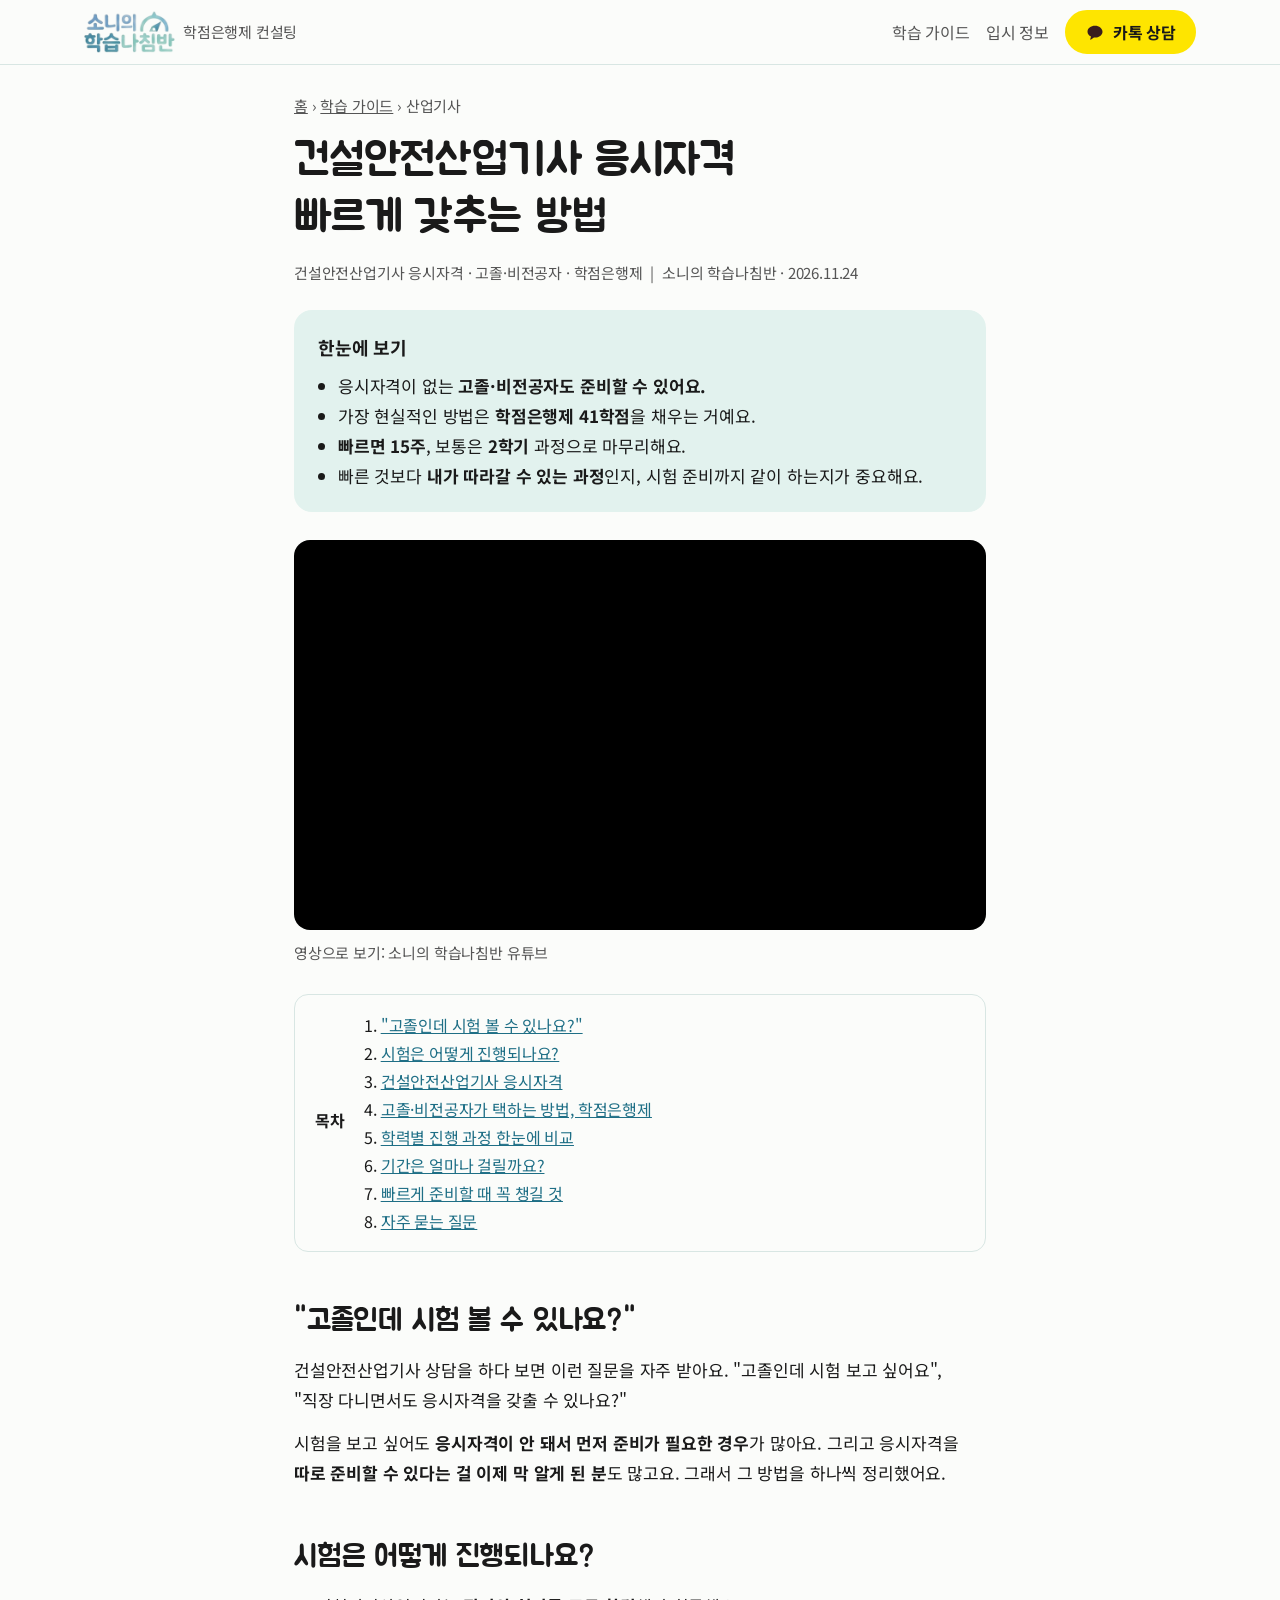
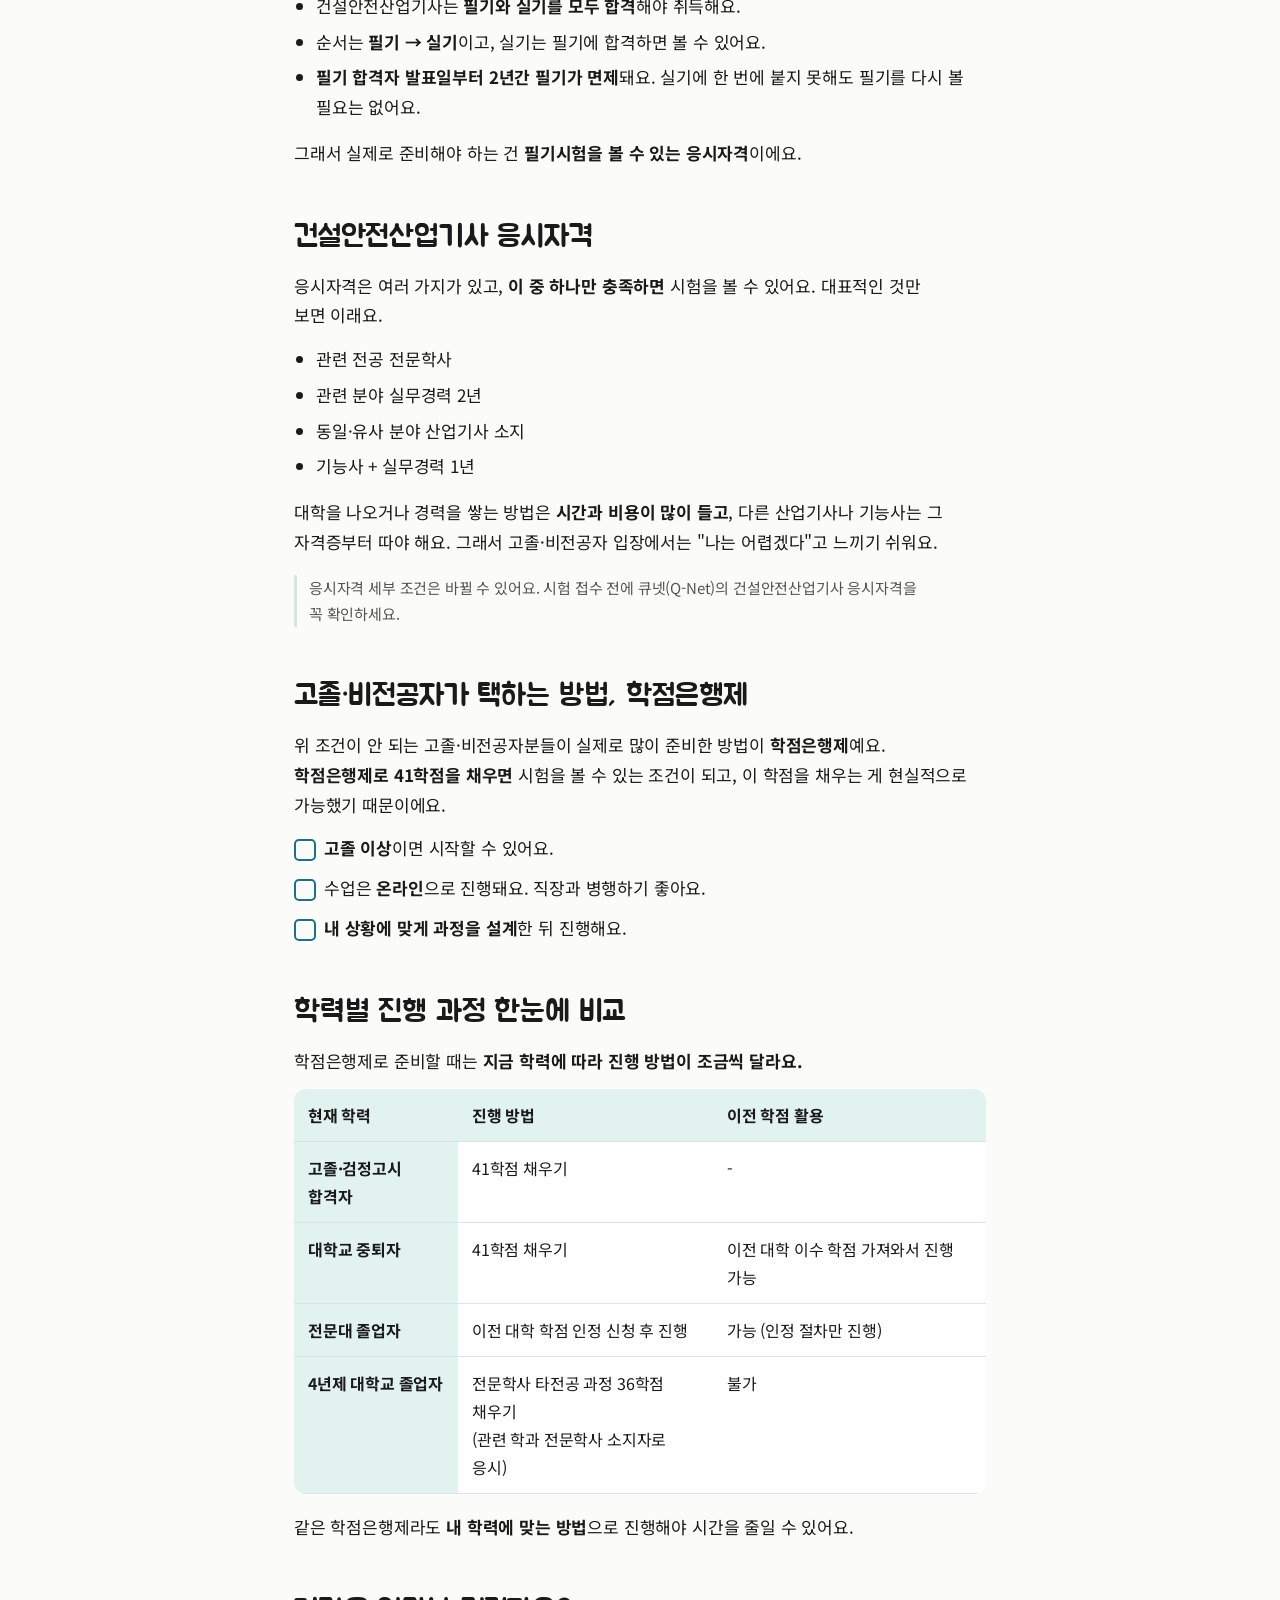
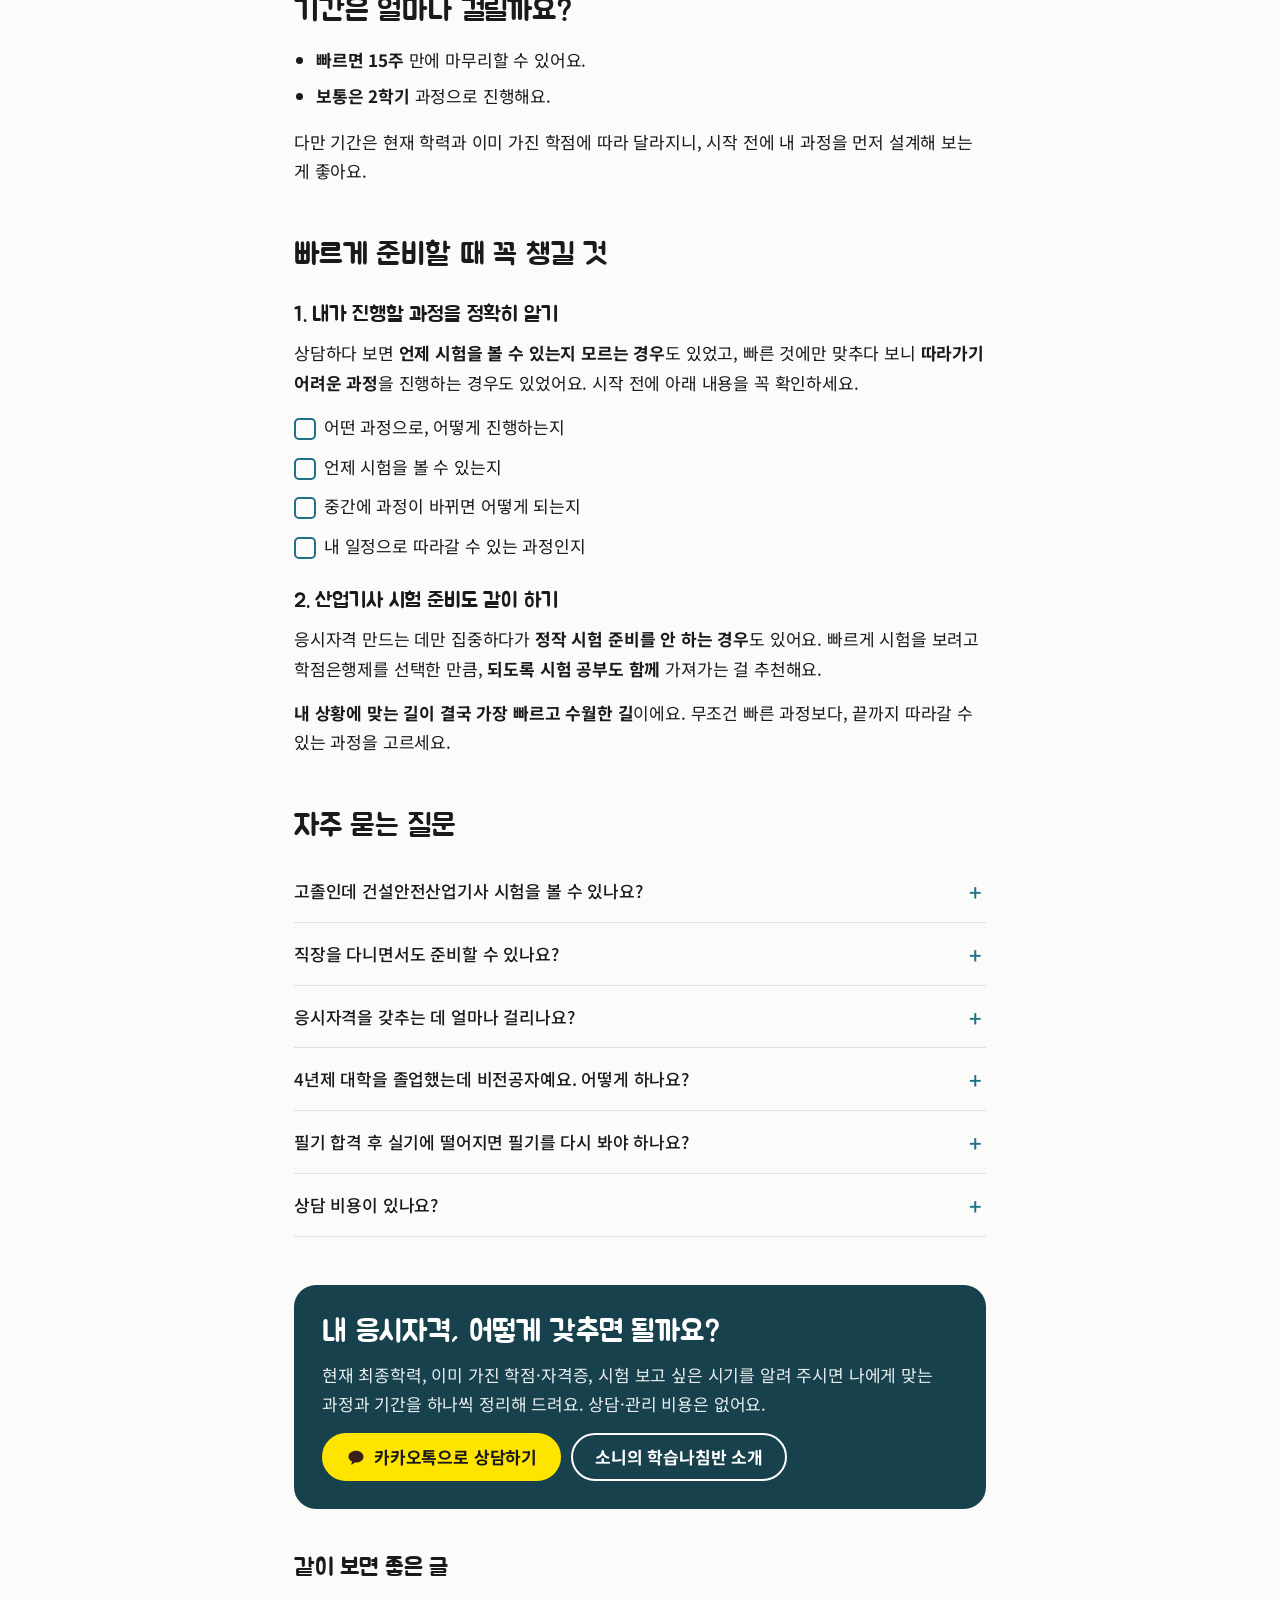
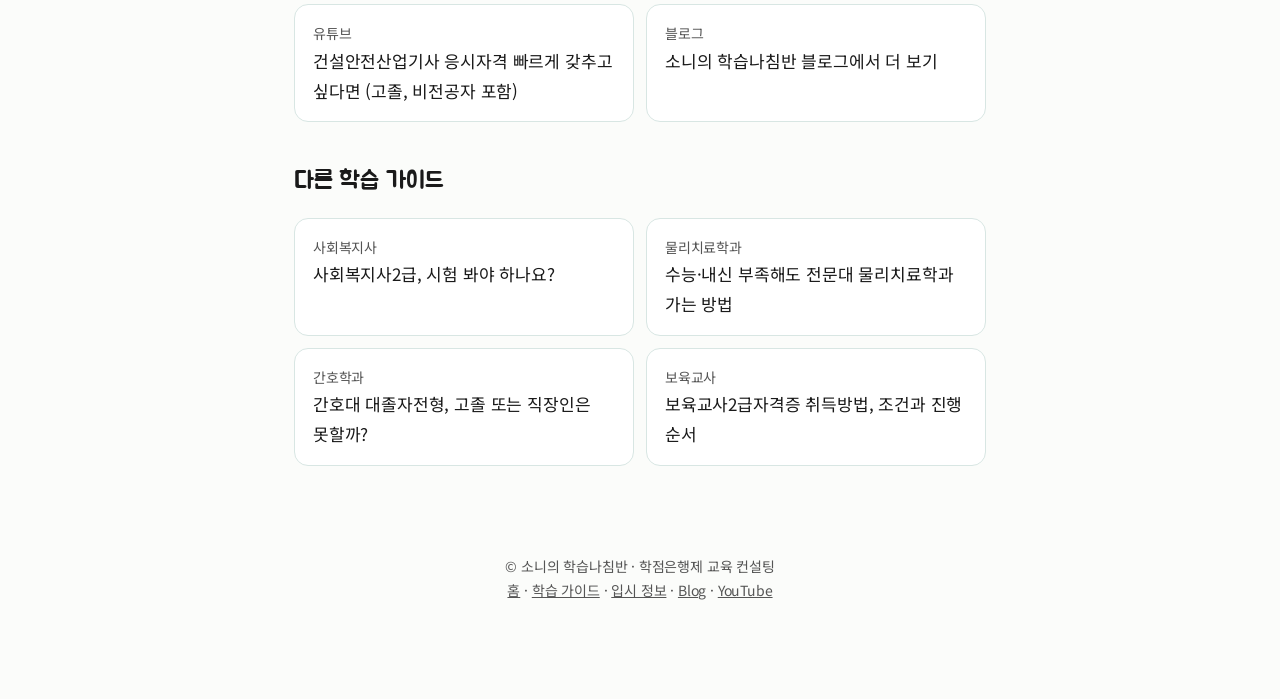
<file: guide/construction-safety/index.html>
<!DOCTYPE html>
<html lang="ko">
<head>
<meta charset="utf-8">
<meta name="viewport" content="width=device-width, initial-scale=1">
<title>건설안전산업기사 응시자격 빠르게 갖추는 방법 (고졸·비전공자) | 소니의 학습나침반</title>
<meta name="description" content="고졸, 비전공자도 건설안전산업기사 응시자격을 갖출 수 있을까요? 응시자격 조건, 학점은행제 41학점으로 준비하는 방법, 학력별 진행 과정과 기간, 준비할 때 꼭 챙길 것까지 정리했습니다.">
<meta name="keywords" content="건설안전산업기사 응시자격, 건설안전산업기사 고졸, 산업기사 응시자격 학점은행제, 건설안전산업기사 비전공자, 학점은행제 41학점">
<link rel="canonical" href="https://sonkr0403.kr/guide/construction-safety/">
<meta property="og:type" content="article">
<meta property="og:url" content="https://sonkr0403.kr/guide/construction-safety/">
<meta property="og:title" content="건설안전산업기사 응시자격 빠르게 갖추는 방법">
<meta property="og:description" content="고졸·비전공자가 학점은행제로 건설안전산업기사 응시자격을 준비하는 방법과 기간을 정리했습니다.">
<meta property="og:image" content="https://i.ytimg.com/vi/68z8ZqTSmzQ/hqdefault.jpg">
<link rel="icon" href="data:image/svg+xml,%3Csvg xmlns='http://www.w3.org/2000/svg' viewBox='0 0 32 32'%3E%3Ccircle cx='16' cy='16' r='13' fill='%23fff' stroke='%231f6f86' stroke-width='3'/%3E%3Cpath d='M21 11l-3 7-7 3 3-7z' fill='%23f5a623'/%3E%3C/svg%3E">
<link rel="preconnect" href="https://fonts.googleapis.com">
<link href="https://fonts.googleapis.com/css2?family=Noto+Sans+KR:wght@400;500;700&family=Jua&display=swap" rel="stylesheet">
<link rel="stylesheet" href="/assets/guide.css">
<script type="application/ld+json">
{
  "@context": "https://schema.org",
  "@graph": [
    {
      "@type": "Article",
      "headline": "건설안전산업기사 응시자격 빠르게 갖추는 방법 (고졸·비전공자)",
      "description": "건설안전산업기사 응시자격 조건, 학점은행제 41학점으로 준비하는 방법, 학력별 진행 과정과 기간",
      "datePublished": "2026-11-24",
      "dateModified": "2026-11-24",
      "author": {"@type": "Organization", "name": "소니의 학습나침반", "url": "https://sonkr0403.kr/"},
      "publisher": {"@type": "Organization", "name": "소니의 학습나침반", "url": "https://sonkr0403.kr/"},
      "mainEntityOfPage": "https://sonkr0403.kr/guide/construction-safety/",
      "image": "https://i.ytimg.com/vi/68z8ZqTSmzQ/hqdefault.jpg"
    },
    {
      "@type": "FAQPage",
      "mainEntity": [
        {"@type": "Question", "name": "고졸인데 건설안전산업기사 시험을 볼 수 있나요?",
         "acceptedAnswer": {"@type": "Answer", "text": "고졸 학력만으로는 응시자격이 되지 않지만, 학점은행제로 41학점을 채우면 응시자격을 갖출 수 있습니다. 학점은행제는 고졸 이상이면 시작할 수 있습니다."}},
        {"@type": "Question", "name": "직장을 다니면서도 응시자격을 준비할 수 있나요?",
         "acceptedAnswer": {"@type": "Answer", "text": "네. 학점은행제는 온라인으로 수업이 진행되고, 내 상황에 맞게 과정을 설계해서 진행하기 때문에 직장과 함께 준비할 수 있습니다."}},
        {"@type": "Question", "name": "응시자격을 갖추는 데 얼마나 걸리나요?",
         "acceptedAnswer": {"@type": "Answer", "text": "빠르면 15주 만에 마무리할 수 있고, 보통은 2학기 과정으로 진행합니다. 현재 학력과 이미 가진 학점에 따라 달라집니다."}},
        {"@type": "Question", "name": "4년제 대학을 졸업했는데 비전공자입니다. 어떻게 준비하나요?",
         "acceptedAnswer": {"@type": "Answer", "text": "대학교 졸업자는 이전 학점을 가져오는 방식이 안 되기 때문에, 전문학사 타전공 과정인 36학점을 채워 관련 학과 전문학사 소지자로 응시자격을 갖추는 방법으로 진행합니다."}},
        {"@type": "Question", "name": "필기에 합격하고 실기에 떨어지면 필기를 다시 봐야 하나요?",
         "acceptedAnswer": {"@type": "Answer", "text": "아니요. 필기시험 합격자 발표일부터 2년간 필기시험이 면제되기 때문에, 그 기간 안에는 실기만 다시 보면 됩니다."}}
      ]
    }
  ]
}
</script>
</head>
<body>
<header><nav>
  <a class="brand" href="/"><img src="/assets/logo.png" alt="소니의 학습나침반" width="91" height="42"><small>학점은행제 컨설팅</small></a>
  <a class="navlink" href="/guide/">학습 가이드</a>
  <a class="navlink" href="/admission/">입시 정보</a>
  <a class="btn main kakao" href="https://open.kakao.com/o/su1qPkUd" target="_blank" rel="noopener">카톡 상담</a>
</nav></header>

<main>
  <div class="crumb"><a href="/">홈</a> › <a href="/guide/">학습 가이드</a> › 산업기사</div>
  <h1>건설안전산업기사 응시자격 빠르게 갖추는 방법</h1>
  <p class="meta">건설안전산업기사 응시자격 · 고졸·비전공자 · 학점은행제 &nbsp;|&nbsp; 소니의 학습나침반 · 2026.11.24</p>

  <div class="summary">
    <b>한눈에 보기</b>
    <ul>
      <li>응시자격이 없는 <strong>고졸·비전공자도 준비할 수 있어요.</strong></li>
      <li>가장 현실적인 방법은 <strong>학점은행제 41학점</strong>을 채우는 거예요.</li>
      <li><strong>빠르면 15주</strong>, 보통은 <strong>2학기</strong> 과정으로 마무리해요.</li>
      <li>빠른 것보다 <strong>내가 따라갈 수 있는 과정</strong>인지, 시험 준비까지 같이 하는지가 중요해요.</li>
    </ul>
  </div>

  <div class="video"><iframe src="https://www.youtube-nocookie.com/embed/68z8ZqTSmzQ" title="건설안전산업기사 응시자격 빠르게 갖추고 싶다면 (고졸, 비전공자 포함)" loading="lazy" allow="accelerometer; encrypted-media; gyroscope; picture-in-picture" allowfullscreen></iframe></div>
  <p class="cap">영상으로 보기: 소니의 학습나침반 유튜브</p>

  <nav class="toc" aria-label="목차">
    <b>목차</b>
    <ol>
      <li><a href="#question">"고졸인데 시험 볼 수 있나요?"</a></li>
      <li><a href="#exam">시험은 어떻게 진행되나요?</a></li>
      <li><a href="#eligibility">건설안전산업기사 응시자격</a></li>
      <li><a href="#cbs">고졸·비전공자가 택하는 방법, 학점은행제</a></li>
      <li><a href="#by-education">학력별 진행 과정 한눈에 비교</a></li>
      <li><a href="#period">기간은 얼마나 걸릴까요?</a></li>
      <li><a href="#check">빠르게 준비할 때 꼭 챙길 것</a></li>
      <li><a href="#faq">자주 묻는 질문</a></li>
    </ol>
  </nav>

  <article>
    <h2 id="question">"고졸인데 시험 볼 수 있나요?"</h2>
    <p>건설안전산업기사 상담을 하다 보면 이런 질문을 자주 받아요. "고졸인데 시험 보고 싶어요", "직장 다니면서도 응시자격을 갖출 수 있나요?"</p>
    <p>시험을 보고 싶어도 <strong>응시자격이 안 돼서 먼저 준비가 필요한 경우</strong>가 많아요. 그리고 응시자격을 <strong>따로 준비할 수 있다는 걸 이제 막 알게 된 분</strong>도 많고요. 그래서 그 방법을 하나씩 정리했어요.</p>

    <h2 id="exam">시험은 어떻게 진행되나요?</h2>
    <ul>
      <li>건설안전산업기사는 <strong>필기와 실기를 모두 합격</strong>해야 취득해요.</li>
      <li>순서는 <strong>필기 → 실기</strong>이고, 실기는 필기에 합격하면 볼 수 있어요.</li>
      <li><strong>필기 합격자 발표일부터 2년간 필기가 면제</strong>돼요. 실기에 한 번에 붙지 못해도 필기를 다시 볼 필요는 없어요.</li>
    </ul>
    <p>그래서 실제로 준비해야 하는 건 <strong>필기시험을 볼 수 있는 응시자격</strong>이에요.</p>

    <h2 id="eligibility">건설안전산업기사 응시자격</h2>
    <p>응시자격은 여러 가지가 있고, <strong>이 중 하나만 충족하면</strong> 시험을 볼 수 있어요. 대표적인 것만 보면 이래요.</p>
    <ul>
      <li>관련 전공 전문학사</li>
      <li>관련 분야 실무경력 2년</li>
      <li>동일·유사 분야 산업기사 소지</li>
      <li>기능사 + 실무경력 1년</li>
    </ul>
    <p>대학을 나오거나 경력을 쌓는 방법은 <strong>시간과 비용이 많이 들고</strong>, 다른 산업기사나 기능사는 그 자격증부터 따야 해요. 그래서 고졸·비전공자 입장에서는 "나는 어렵겠다"고 느끼기 쉬워요.</p>
    <p class="note">응시자격 세부 조건은 바뀔 수 있어요. 시험 접수 전에 큐넷(Q-Net)의 건설안전산업기사 응시자격을 꼭 확인하세요.</p>

    <h2 id="cbs">고졸·비전공자가 택하는 방법, 학점은행제</h2>
    <p>위 조건이 안 되는 고졸·비전공자분들이 실제로 많이 준비한 방법이 <strong>학점은행제</strong>예요. <strong>학점은행제로 41학점을 채우면</strong> 시험을 볼 수 있는 조건이 되고, 이 학점을 채우는 게 현실적으로 가능했기 때문이에요.</p>
    <ul class="check">
      <li><strong>고졸 이상</strong>이면 시작할 수 있어요.</li>
      <li>수업은 <strong>온라인</strong>으로 진행돼요. 직장과 병행하기 좋아요.</li>
      <li><strong>내 상황에 맞게 과정을 설계</strong>한 뒤 진행해요.</li>
    </ul>

    <h2 id="by-education">학력별 진행 과정 한눈에 비교</h2>
    <p>학점은행제로 준비할 때는 <strong>지금 학력에 따라 진행 방법이 조금씩 달라요.</strong></p>
    <div class="tbl"><table>
      <thead><tr><th>현재 학력</th><th>진행 방법</th><th>이전 학점 활용</th></tr></thead>
      <tbody>
        <tr><th>고졸·검정고시 합격자</th><td>41학점 채우기</td><td>-</td></tr>
        <tr><th>대학교 중퇴자</th><td>41학점 채우기</td><td>이전 대학 이수 학점 가져와서 진행 가능</td></tr>
        <tr><th>전문대 졸업자</th><td>이전 대학 학점 인정 신청 후 진행</td><td>가능 (인정 절차만 진행)</td></tr>
        <tr><th>4년제 대학교 졸업자</th><td>전문학사 타전공 과정 36학점 채우기<br>(관련 학과 전문학사 소지자로 응시)</td><td>불가</td></tr>
      </tbody>
    </table></div>
    <p>같은 학점은행제라도 <strong>내 학력에 맞는 방법</strong>으로 진행해야 시간을 줄일 수 있어요.</p>

    <h2 id="period">기간은 얼마나 걸릴까요?</h2>
    <ul>
      <li><strong>빠르면 15주</strong> 만에 마무리할 수 있어요.</li>
      <li><strong>보통은 2학기</strong> 과정으로 진행해요.</li>
    </ul>
    <p>다만 기간은 현재 학력과 이미 가진 학점에 따라 달라지니, 시작 전에 내 과정을 먼저 설계해 보는 게 좋아요.</p>

    <h2 id="check">빠르게 준비할 때 꼭 챙길 것</h2>
    <h3>1. 내가 진행할 과정을 정확히 알기</h3>
    <p>상담하다 보면 <strong>언제 시험을 볼 수 있는지 모르는 경우</strong>도 있었고, 빠른 것에만 맞추다 보니 <strong>따라가기 어려운 과정</strong>을 진행하는 경우도 있었어요. 시작 전에 아래 내용을 꼭 확인하세요.</p>
    <ul class="check">
      <li>어떤 과정으로, 어떻게 진행하는지</li>
      <li>언제 시험을 볼 수 있는지</li>
      <li>중간에 과정이 바뀌면 어떻게 되는지</li>
      <li>내 일정으로 따라갈 수 있는 과정인지</li>
    </ul>
    <h3>2. 산업기사 시험 준비도 같이 하기</h3>
    <p>응시자격 만드는 데만 집중하다가 <strong>정작 시험 준비를 안 하는 경우</strong>도 있어요. 빠르게 시험을 보려고 학점은행제를 선택한 만큼, <strong>되도록 시험 공부도 함께</strong> 가져가는 걸 추천해요.</p>
    <p><strong>내 상황에 맞는 길이 결국 가장 빠르고 수월한 길</strong>이에요. 무조건 빠른 과정보다, 끝까지 따라갈 수 있는 과정을 고르세요.</p>

    <h2 id="faq">자주 묻는 질문</h2>
    <details><summary>고졸인데 건설안전산업기사 시험을 볼 수 있나요?</summary><p>고졸 학력만으로는 응시자격이 안 되지만, 학점은행제로 41학점을 채우면 응시자격을 갖출 수 있어요. 학점은행제는 고졸 이상이면 시작할 수 있어요.</p></details>
    <details><summary>직장을 다니면서도 준비할 수 있나요?</summary><p>네. 수업이 온라인으로 진행되고, 내 상황에 맞게 과정을 설계해서 진행하기 때문에 직장과 함께 준비할 수 있어요.</p></details>
    <details><summary>응시자격을 갖추는 데 얼마나 걸리나요?</summary><p>빠르면 15주, 보통은 2학기 과정으로 마무리해요. 현재 학력과 이미 가진 학점에 따라 달라져요.</p></details>
    <details><summary>4년제 대학을 졸업했는데 비전공자예요. 어떻게 하나요?</summary><p>대학교 졸업자는 이전 학점을 가져오는 방식이 안 돼서, 전문학사 타전공 과정 36학점을 채워 관련 학과 전문학사 소지자로 응시자격을 갖추는 방법으로 진행해요.</p></details>
    <details><summary>필기 합격 후 실기에 떨어지면 필기를 다시 봐야 하나요?</summary><p>아니요. 필기 합격자 발표일부터 2년간 필기가 면제돼서, 그 기간 안에는 실기만 다시 보면 돼요.</p></details>
    <details><summary>상담 비용이 있나요?</summary><p>상담과 학습 관리에는 별도의 비용이 없습니다.</p></details>
  </article>

  <section class="cta">
    <h2>내 응시자격, 어떻게 갖추면 될까요?</h2>
    <p>현재 최종학력, 이미 가진 학점·자격증, 시험 보고 싶은 시기를 알려 주시면 나에게 맞는 과정과 기간을 하나씩 정리해 드려요. 상담·관리 비용은 없어요.</p>
    <div class="row">
      <a class="btn main" href="https://open.kakao.com/o/su1qPkUd" target="_blank" rel="noopener">카카오톡으로 상담하기</a>
      <a class="btn line" href="/">소니의 학습나침반 소개</a>
    </div>
  </section>

  <h2 style="font-size:24px;margin:44px 0 0">같이 보면 좋은 글</h2>
  <div class="more">
    <a href="https://www.youtube.com/watch?v=68z8ZqTSmzQ" target="_blank" rel="noopener"><small>유튜브</small>건설안전산업기사 응시자격 빠르게 갖추고 싶다면 (고졸, 비전공자 포함)</a>
    <a href="https://blog.naver.com/sonkr0403" target="_blank" rel="noopener"><small>블로그</small>소니의 학습나침반 블로그에서 더 보기</a>
  </div>

<!-- guides:start -->
  <h2 style="font-size:24px;margin:44px 0 0">다른 학습 가이드</h2>
  <div class="more">
    <a href="/guide/social-worker-exam/"><small>사회복지사</small>사회복지사2급, 시험 봐야 하나요?</a>
    <a href="/guide/physical-therapy/"><small>물리치료학과</small>수능·내신 부족해도 전문대 물리치료학과 가는 방법</a>
    <a href="/guide/nursing-graduate-track/"><small>간호학과</small>간호대 대졸자전형, 고졸 또는 직장인은 못할까?</a>
    <a href="/guide/childcare-teacher/"><small>보육교사</small>보육교사2급자격증 취득방법, 조건과 진행 순서</a>
  </div>
  <!-- guides:end -->

</main>

<footer>© 소니의 학습나침반 · 학점은행제 교육 컨설팅<br><a href="/">홈</a> · <a href="/guide/">학습 가이드</a> · <a href="/admission/">입시 정보</a> · <a href="https://blog.naver.com/sonkr0403" target="_blank" rel="noopener">Blog</a> · <a href="https://www.youtube.com/@sonkr0403" target="_blank" rel="noopener">YouTube</a></footer>
</body>
</html>
</file>
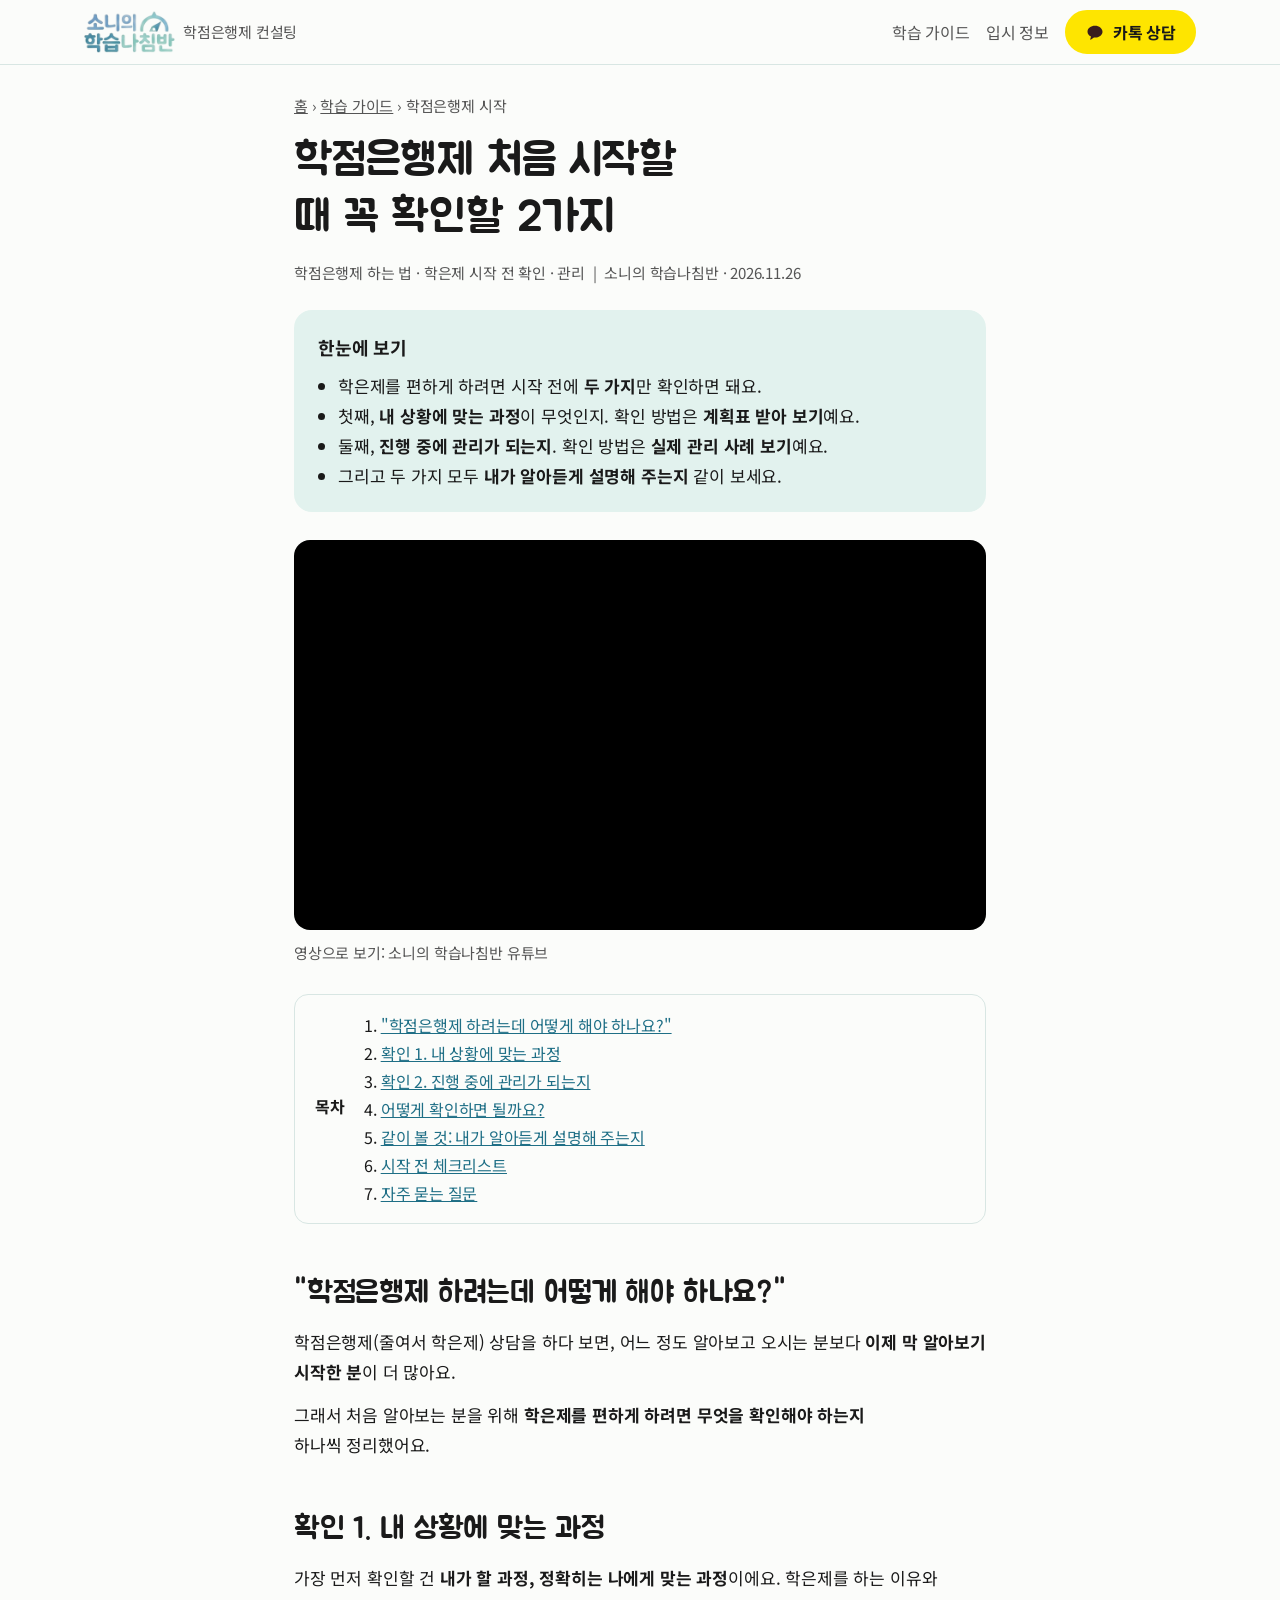
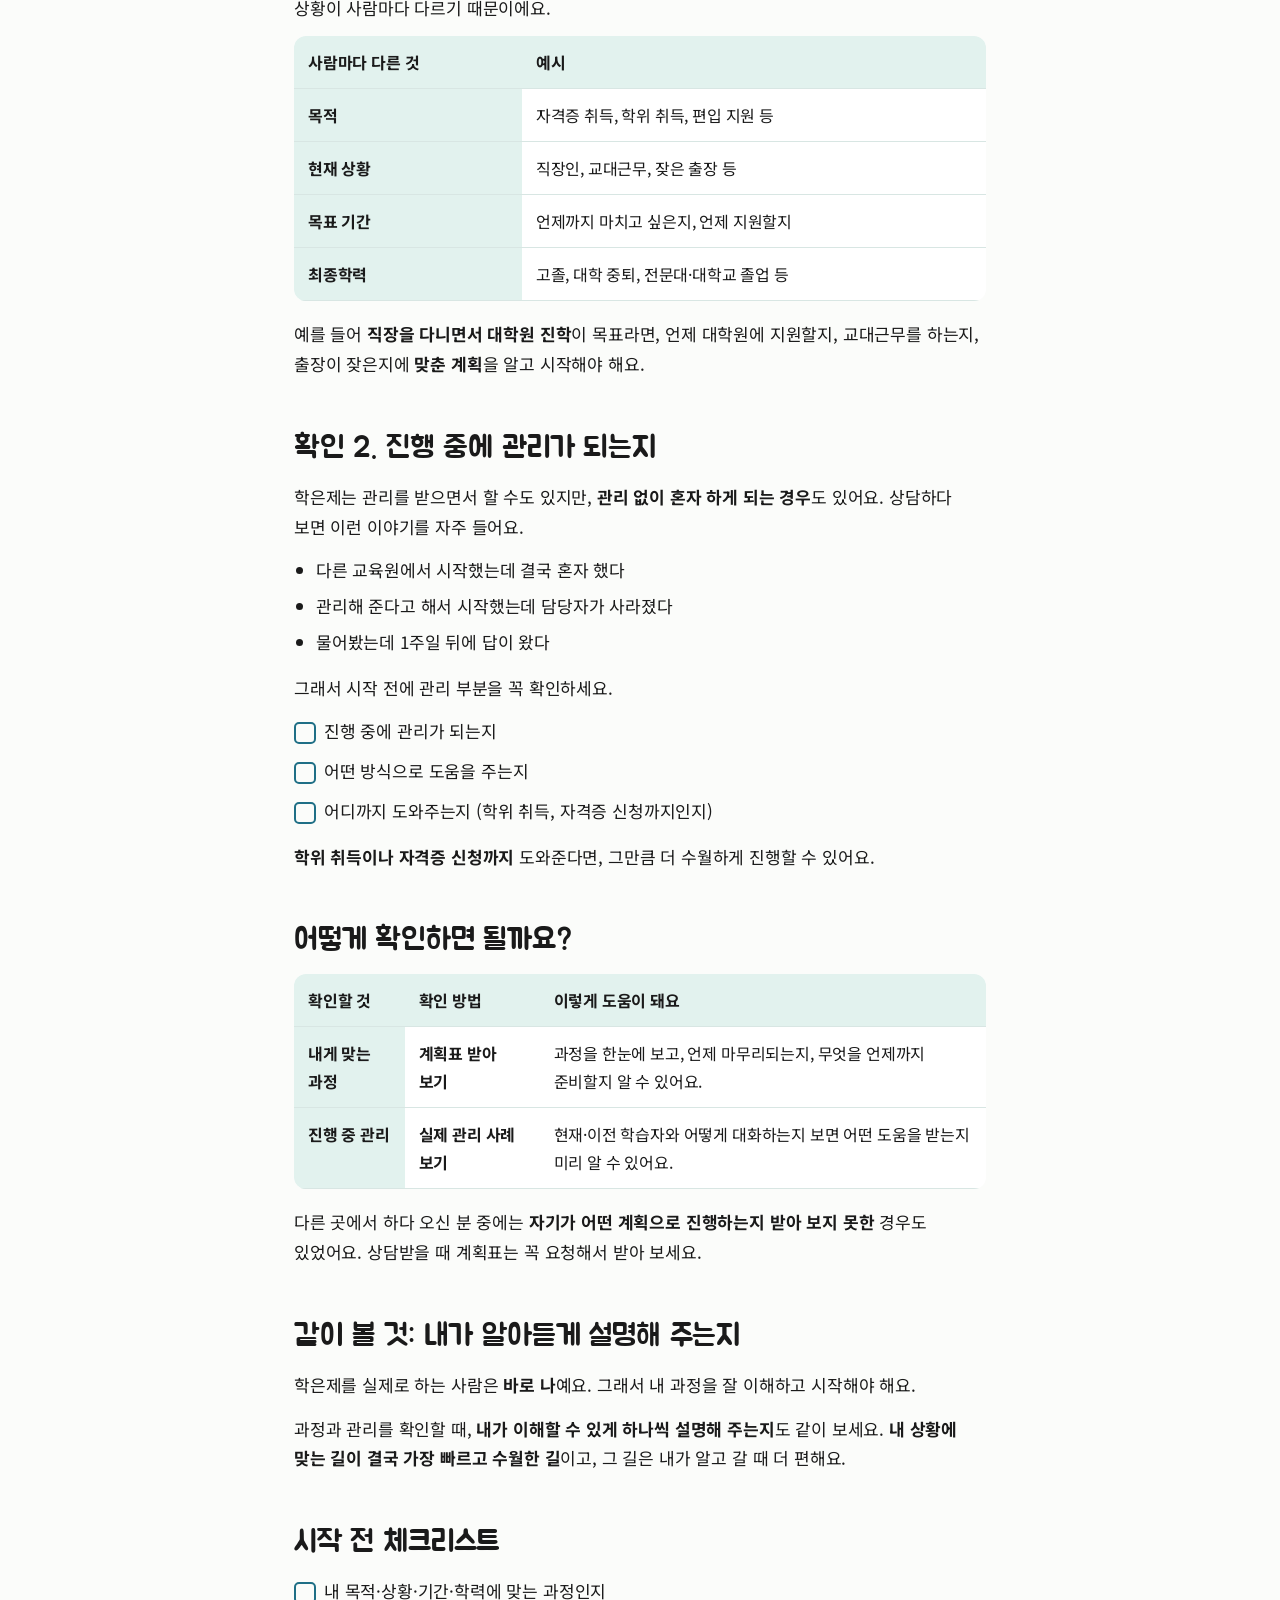
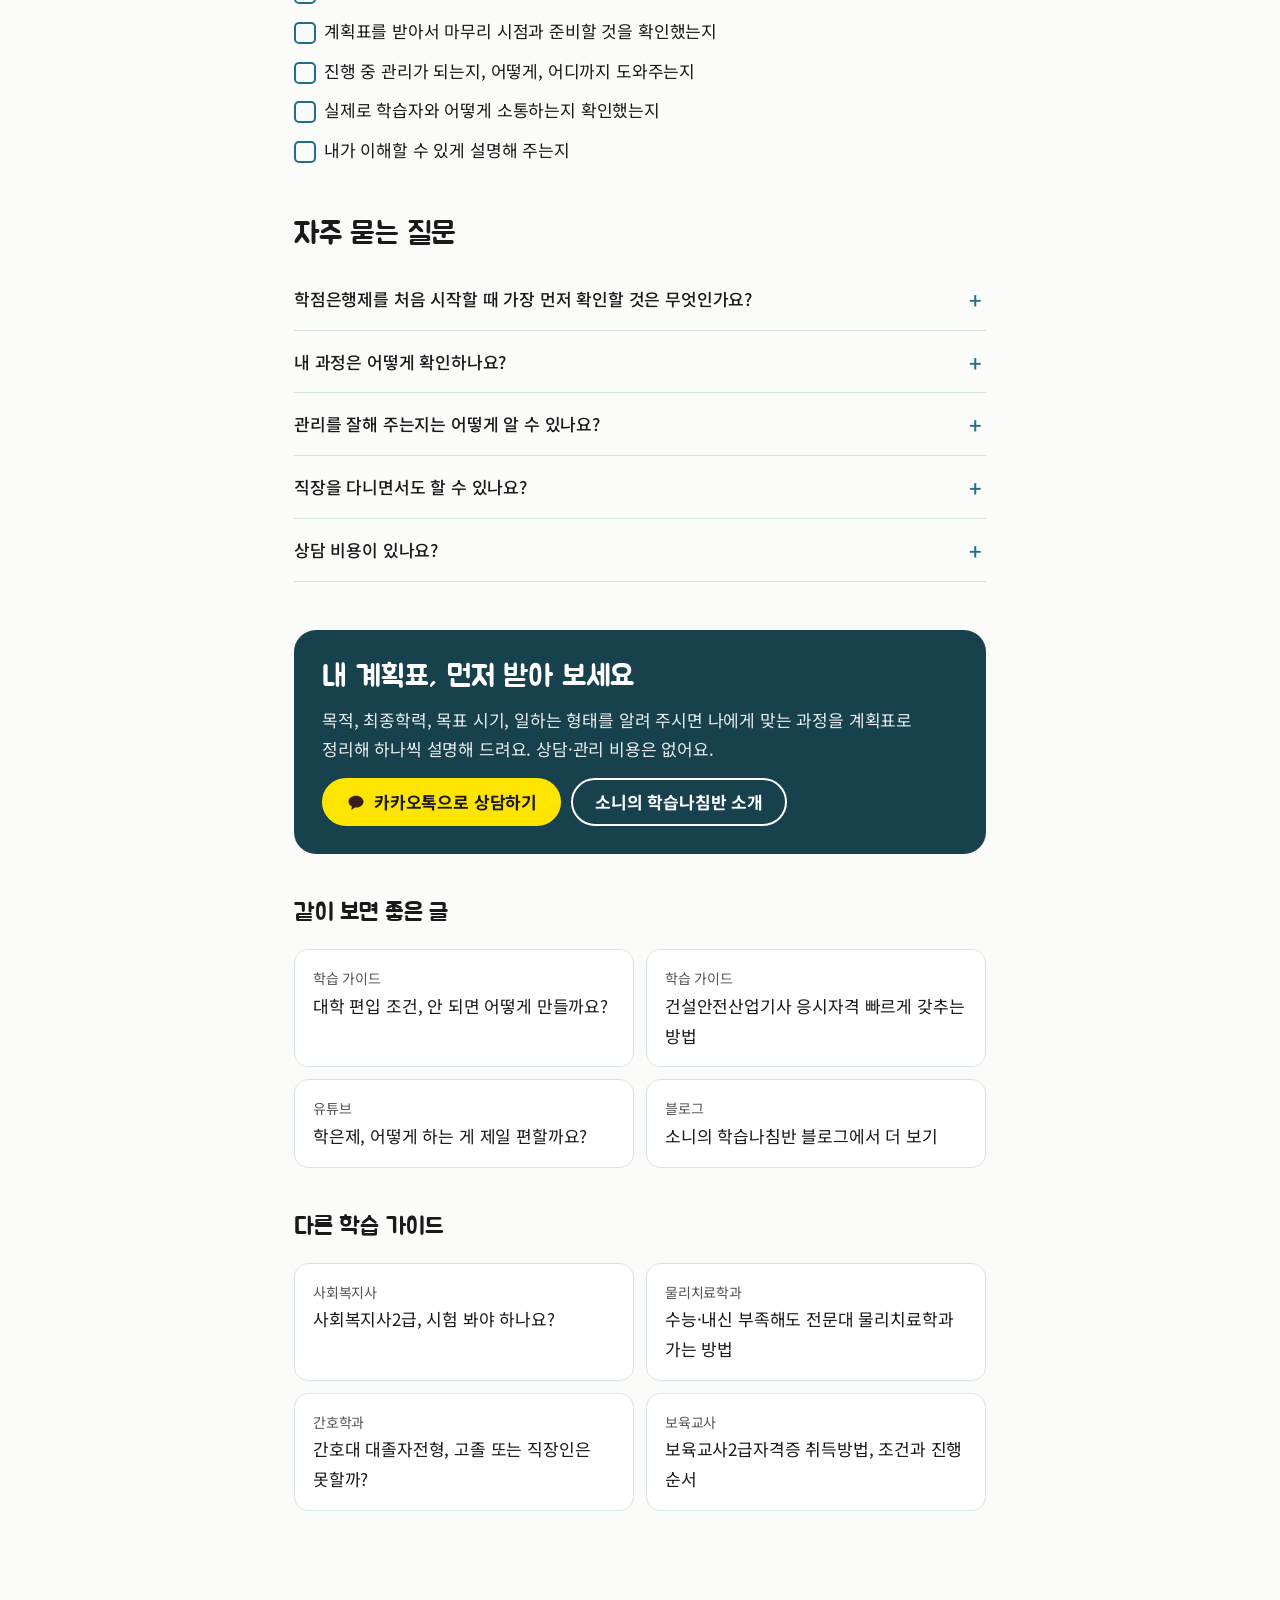
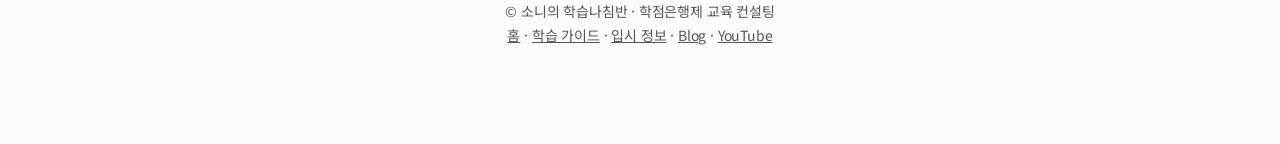
<file: guide/how-to-start/index.html>
<!DOCTYPE html>
<html lang="ko">
<head>
<meta charset="utf-8">
<meta name="viewport" content="width=device-width, initial-scale=1">
<title>학점은행제 처음 시작할 때 꼭 확인할 2가지 (학은제 하는 법) | 소니의 학습나침반</title>
<meta name="description" content="학점은행제(학은제) 어떻게 시작해야 편할까요? 이제 막 알아보는 분을 위해 내 상황에 맞는 과정 확인, 진행 중 관리 확인, 계획표 받기와 관리 확인 방법까지 시작 전 체크리스트로 정리했습니다.">
<meta name="keywords" content="학점은행제 하는 법, 학은제 시작, 학점은행제 시작 전 확인, 학점은행제 관리, 학점은행제 계획표">
<link rel="canonical" href="https://sonkr0403.kr/guide/how-to-start/">
<meta property="og:type" content="article">
<meta property="og:url" content="https://sonkr0403.kr/guide/how-to-start/">
<meta property="og:title" content="학점은행제 처음 시작할 때 꼭 확인할 2가지">
<meta property="og:description" content="내게 맞는 과정과 진행 중 관리, 시작 전에 무엇을 어떻게 확인할지 정리했습니다.">
<meta property="og:image" content="https://i.ytimg.com/vi/_3HgECOlD5s/hqdefault.jpg">
<link rel="icon" href="data:image/svg+xml,%3Csvg xmlns='http://www.w3.org/2000/svg' viewBox='0 0 32 32'%3E%3Ccircle cx='16' cy='16' r='13' fill='%23fff' stroke='%231f6f86' stroke-width='3'/%3E%3Cpath d='M21 11l-3 7-7 3 3-7z' fill='%23f5a623'/%3E%3C/svg%3E">
<link rel="preconnect" href="https://fonts.googleapis.com">
<link href="https://fonts.googleapis.com/css2?family=Noto+Sans+KR:wght@400;500;700&family=Jua&display=swap" rel="stylesheet">
<link rel="stylesheet" href="/assets/guide.css">
<script type="application/ld+json">
{
  "@context": "https://schema.org",
  "@graph": [
    {
      "@type": "Article",
      "headline": "학점은행제 처음 시작할 때 꼭 확인할 2가지 (학은제 하는 법)",
      "description": "내 상황에 맞는 과정 확인, 진행 중 관리 확인, 계획표 받기와 관리 확인 방법",
      "datePublished": "2026-11-26",
      "dateModified": "2026-11-26",
      "author": {"@type": "Organization", "name": "소니의 학습나침반", "url": "https://sonkr0403.kr/"},
      "publisher": {"@type": "Organization", "name": "소니의 학습나침반", "url": "https://sonkr0403.kr/"},
      "mainEntityOfPage": "https://sonkr0403.kr/guide/how-to-start/",
      "image": "https://i.ytimg.com/vi/_3HgECOlD5s/hqdefault.jpg"
    },
    {
      "@type": "FAQPage",
      "mainEntity": [
        {"@type": "Question", "name": "학점은행제를 처음 시작할 때 가장 먼저 확인할 것은 무엇인가요?",
         "acceptedAnswer": {"@type": "Answer", "text": "내 상황에 맞는 과정이 무엇인지 확인하는 것입니다. 자격증, 학위, 편입 등 목적과 최종학력, 목표 기간, 일하는 형태가 사람마다 달라서 그에 맞는 계획을 알고 시작해야 합니다."}},
        {"@type": "Question", "name": "내 과정은 어떻게 확인하나요?",
         "acceptedAnswer": {"@type": "Answer", "text": "상담할 때 계획표를 받아 보는 것이 좋습니다. 진행 과정을 한눈에 볼 수 있고, 언제 마무리되는지, 무엇을 언제까지 준비해야 하는지 알고 시작할 수 있습니다."}},
        {"@type": "Question", "name": "관리를 잘해 주는지는 어떻게 알 수 있나요?",
         "acceptedAnswer": {"@type": "Answer", "text": "가장 좋은 방법은 현재 관리 중이거나 관리했던 학습자와 실제로 어떻게 대화하고 도움을 주는지 확인해 보는 것입니다. 진행 중 관리 여부, 도움 방식, 학위 취득·자격증 신청까지 도와주는지를 확인하세요."}},
        {"@type": "Question", "name": "직장을 다니면서도 할 수 있나요?",
         "acceptedAnswer": {"@type": "Answer", "text": "네. 다만 교대근무, 잦은 출장, 목표 지원 시기 등 내 상황에 맞춘 계획이 필요합니다. 시작 전에 그 계획을 먼저 확인하세요."}}
      ]
    }
  ]
}
</script>
</head>
<body>
<header><nav>
  <a class="brand" href="/"><img src="/assets/logo.png" alt="소니의 학습나침반" width="91" height="42"><small>학점은행제 컨설팅</small></a>
  <a class="navlink" href="/guide/">학습 가이드</a>
  <a class="navlink" href="/admission/">입시 정보</a>
  <a class="btn main kakao" href="https://open.kakao.com/o/su1qPkUd" target="_blank" rel="noopener">카톡 상담</a>
</nav></header>

<main>
  <div class="crumb"><a href="/">홈</a> › <a href="/guide/">학습 가이드</a> › 학점은행제 시작</div>
  <h1>학점은행제 처음 시작할 때 꼭 확인할 2가지</h1>
  <p class="meta">학점은행제 하는 법 · 학은제 시작 전 확인 · 관리 &nbsp;|&nbsp; 소니의 학습나침반 · 2026.11.26</p>

  <div class="summary">
    <b>한눈에 보기</b>
    <ul>
      <li>학은제를 편하게 하려면 시작 전에 <strong>두 가지</strong>만 확인하면 돼요.</li>
      <li>첫째, <strong>내 상황에 맞는 과정</strong>이 무엇인지. 확인 방법은 <strong>계획표 받아 보기</strong>예요.</li>
      <li>둘째, <strong>진행 중에 관리가 되는지</strong>. 확인 방법은 <strong>실제 관리 사례 보기</strong>예요.</li>
      <li>그리고 두 가지 모두 <strong>내가 알아듣게 설명해 주는지</strong> 같이 보세요.</li>
    </ul>
  </div>

  <div class="video"><iframe src="https://www.youtube-nocookie.com/embed/_3HgECOlD5s" title="학은제, 어떻게 하는 게 제일 편할까요?" loading="lazy" allow="accelerometer; encrypted-media; gyroscope; picture-in-picture" allowfullscreen></iframe></div>
  <p class="cap">영상으로 보기: 소니의 학습나침반 유튜브</p>

  <nav class="toc" aria-label="목차">
    <b>목차</b>
    <ol>
      <li><a href="#question">"학점은행제 하려는데 어떻게 해야 하나요?"</a></li>
      <li><a href="#course">확인 1. 내 상황에 맞는 과정</a></li>
      <li><a href="#care">확인 2. 진행 중에 관리가 되는지</a></li>
      <li><a href="#how">어떻게 확인하면 될까요?</a></li>
      <li><a href="#explain">같이 볼 것: 내가 알아듣게 설명해 주는지</a></li>
      <li><a href="#checklist">시작 전 체크리스트</a></li>
      <li><a href="#faq">자주 묻는 질문</a></li>
    </ol>
  </nav>

  <article>
    <h2 id="question">"학점은행제 하려는데 어떻게 해야 하나요?"</h2>
    <p>학점은행제(줄여서 학은제) 상담을 하다 보면, 어느 정도 알아보고 오시는 분보다 <strong>이제 막 알아보기 시작한 분</strong>이 더 많아요.</p>
    <p>그래서 처음 알아보는 분을 위해 <strong>학은제를 편하게 하려면 무엇을 확인해야 하는지</strong> 하나씩 정리했어요.</p>

    <h2 id="course">확인 1. 내 상황에 맞는 과정</h2>
    <p>가장 먼저 확인할 건 <strong>내가 할 과정, 정확히는 나에게 맞는 과정</strong>이에요. 학은제를 하는 이유와 상황이 사람마다 다르기 때문이에요.</p>
    <div class="tbl"><table>
      <thead><tr><th>사람마다 다른 것</th><th>예시</th></tr></thead>
      <tbody>
        <tr><th>목적</th><td>자격증 취득, 학위 취득, 편입 지원 등</td></tr>
        <tr><th>현재 상황</th><td>직장인, 교대근무, 잦은 출장 등</td></tr>
        <tr><th>목표 기간</th><td>언제까지 마치고 싶은지, 언제 지원할지</td></tr>
        <tr><th>최종학력</th><td>고졸, 대학 중퇴, 전문대·대학교 졸업 등</td></tr>
      </tbody>
    </table></div>
    <p>예를 들어 <strong>직장을 다니면서 대학원 진학</strong>이 목표라면, 언제 대학원에 지원할지, 교대근무를 하는지, 출장이 잦은지에 <strong>맞춘 계획</strong>을 알고 시작해야 해요.</p>

    <h2 id="care">확인 2. 진행 중에 관리가 되는지</h2>
    <p>학은제는 관리를 받으면서 할 수도 있지만, <strong>관리 없이 혼자 하게 되는 경우</strong>도 있어요. 상담하다 보면 이런 이야기를 자주 들어요.</p>
    <ul>
      <li>다른 교육원에서 시작했는데 결국 혼자 했다</li>
      <li>관리해 준다고 해서 시작했는데 담당자가 사라졌다</li>
      <li>물어봤는데 1주일 뒤에 답이 왔다</li>
    </ul>
    <p>그래서 시작 전에 관리 부분을 꼭 확인하세요.</p>
    <ul class="check">
      <li>진행 중에 관리가 되는지</li>
      <li>어떤 방식으로 도움을 주는지</li>
      <li>어디까지 도와주는지 (학위 취득, 자격증 신청까지인지)</li>
    </ul>
    <p><strong>학위 취득이나 자격증 신청까지</strong> 도와준다면, 그만큼 더 수월하게 진행할 수 있어요.</p>

    <h2 id="how">어떻게 확인하면 될까요?</h2>
    <div class="tbl"><table>
      <thead><tr><th>확인할 것</th><th>확인 방법</th><th>이렇게 도움이 돼요</th></tr></thead>
      <tbody>
        <tr><th>내게 맞는 과정</th><td><strong>계획표 받아 보기</strong></td><td>과정을 한눈에 보고, 언제 마무리되는지, 무엇을 언제까지 준비할지 알 수 있어요.</td></tr>
        <tr><th>진행 중 관리</th><td><strong>실제 관리 사례 보기</strong></td><td>현재·이전 학습자와 어떻게 대화하는지 보면 어떤 도움을 받는지 미리 알 수 있어요.</td></tr>
      </tbody>
    </table></div>
    <p>다른 곳에서 하다 오신 분 중에는 <strong>자기가 어떤 계획으로 진행하는지 받아 보지 못한</strong> 경우도 있었어요. 상담받을 때 계획표는 꼭 요청해서 받아 보세요.</p>

    <h2 id="explain">같이 볼 것: 내가 알아듣게 설명해 주는지</h2>
    <p>학은제를 실제로 하는 사람은 <strong>바로 나</strong>예요. 그래서 내 과정을 잘 이해하고 시작해야 해요.</p>
    <p>과정과 관리를 확인할 때, <strong>내가 이해할 수 있게 하나씩 설명해 주는지</strong>도 같이 보세요. <strong>내 상황에 맞는 길이 결국 가장 빠르고 수월한 길</strong>이고, 그 길은 내가 알고 갈 때 더 편해요.</p>

    <h2 id="checklist">시작 전 체크리스트</h2>
    <ul class="check">
      <li>내 목적·상황·기간·학력에 맞는 과정인지</li>
      <li>계획표를 받아서 마무리 시점과 준비할 것을 확인했는지</li>
      <li>진행 중 관리가 되는지, 어떻게, 어디까지 도와주는지</li>
      <li>실제로 학습자와 어떻게 소통하는지 확인했는지</li>
      <li>내가 이해할 수 있게 설명해 주는지</li>
    </ul>

    <h2 id="faq">자주 묻는 질문</h2>
    <details><summary>학점은행제를 처음 시작할 때 가장 먼저 확인할 것은 무엇인가요?</summary><p>내 상황에 맞는 과정이 무엇인지예요. 목적(자격증·학위·편입), 최종학력, 목표 기간, 일하는 형태가 사람마다 달라서 그에 맞는 계획을 알고 시작해야 해요.</p></details>
    <details><summary>내 과정은 어떻게 확인하나요?</summary><p>상담할 때 계획표를 받아 보세요. 진행 과정을 한눈에 볼 수 있고, 언제 마무리되는지, 무엇을 언제까지 준비할지 알고 시작할 수 있어요.</p></details>
    <details><summary>관리를 잘해 주는지는 어떻게 알 수 있나요?</summary><p>현재 관리 중이거나 관리했던 학습자와 실제로 어떻게 대화하는지 확인해 보는 게 가장 좋아요. 어떻게, 어디까지 도와주는지 간접적으로 볼 수 있어요.</p></details>
    <details><summary>직장을 다니면서도 할 수 있나요?</summary><p>네. 다만 교대근무, 잦은 출장, 목표 지원 시기 등에 맞춘 계획이 필요해요. 시작 전에 그 계획부터 확인하세요.</p></details>
    <details><summary>상담 비용이 있나요?</summary><p>상담과 학습 관리에는 별도의 비용이 없습니다.</p></details>
  </article>

  <section class="cta">
    <h2>내 계획표, 먼저 받아 보세요</h2>
    <p>목적, 최종학력, 목표 시기, 일하는 형태를 알려 주시면 나에게 맞는 과정을 계획표로 정리해 하나씩 설명해 드려요. 상담·관리 비용은 없어요.</p>
    <div class="row">
      <a class="btn main" href="https://open.kakao.com/o/su1qPkUd" target="_blank" rel="noopener">카카오톡으로 상담하기</a>
      <a class="btn line" href="/">소니의 학습나침반 소개</a>
    </div>
  </section>

  <h2 style="font-size:24px;margin:44px 0 0">같이 보면 좋은 글</h2>
  <div class="more">
    <a href="/guide/university-transfer/"><small>학습 가이드</small>대학 편입 조건, 안 되면 어떻게 만들까요?</a>
    <a href="/guide/construction-safety/"><small>학습 가이드</small>건설안전산업기사 응시자격 빠르게 갖추는 방법</a>
    <a href="https://www.youtube.com/watch?v=_3HgECOlD5s" target="_blank" rel="noopener"><small>유튜브</small>학은제, 어떻게 하는 게 제일 편할까요?</a>
    <a href="https://blog.naver.com/sonkr0403" target="_blank" rel="noopener"><small>블로그</small>소니의 학습나침반 블로그에서 더 보기</a>
  </div>

<!-- guides:start -->
  <h2 style="font-size:24px;margin:44px 0 0">다른 학습 가이드</h2>
  <div class="more">
    <a href="/guide/social-worker-exam/"><small>사회복지사</small>사회복지사2급, 시험 봐야 하나요?</a>
    <a href="/guide/physical-therapy/"><small>물리치료학과</small>수능·내신 부족해도 전문대 물리치료학과 가는 방법</a>
    <a href="/guide/nursing-graduate-track/"><small>간호학과</small>간호대 대졸자전형, 고졸 또는 직장인은 못할까?</a>
    <a href="/guide/childcare-teacher/"><small>보육교사</small>보육교사2급자격증 취득방법, 조건과 진행 순서</a>
  </div>
  <!-- guides:end -->

</main>

<footer>© 소니의 학습나침반 · 학점은행제 교육 컨설팅<br><a href="/">홈</a> · <a href="/guide/">학습 가이드</a> · <a href="/admission/">입시 정보</a> · <a href="https://blog.naver.com/sonkr0403" target="_blank" rel="noopener">Blog</a> · <a href="https://www.youtube.com/@sonkr0403" target="_blank" rel="noopener">YouTube</a></footer>
</body>
</html>
</file>
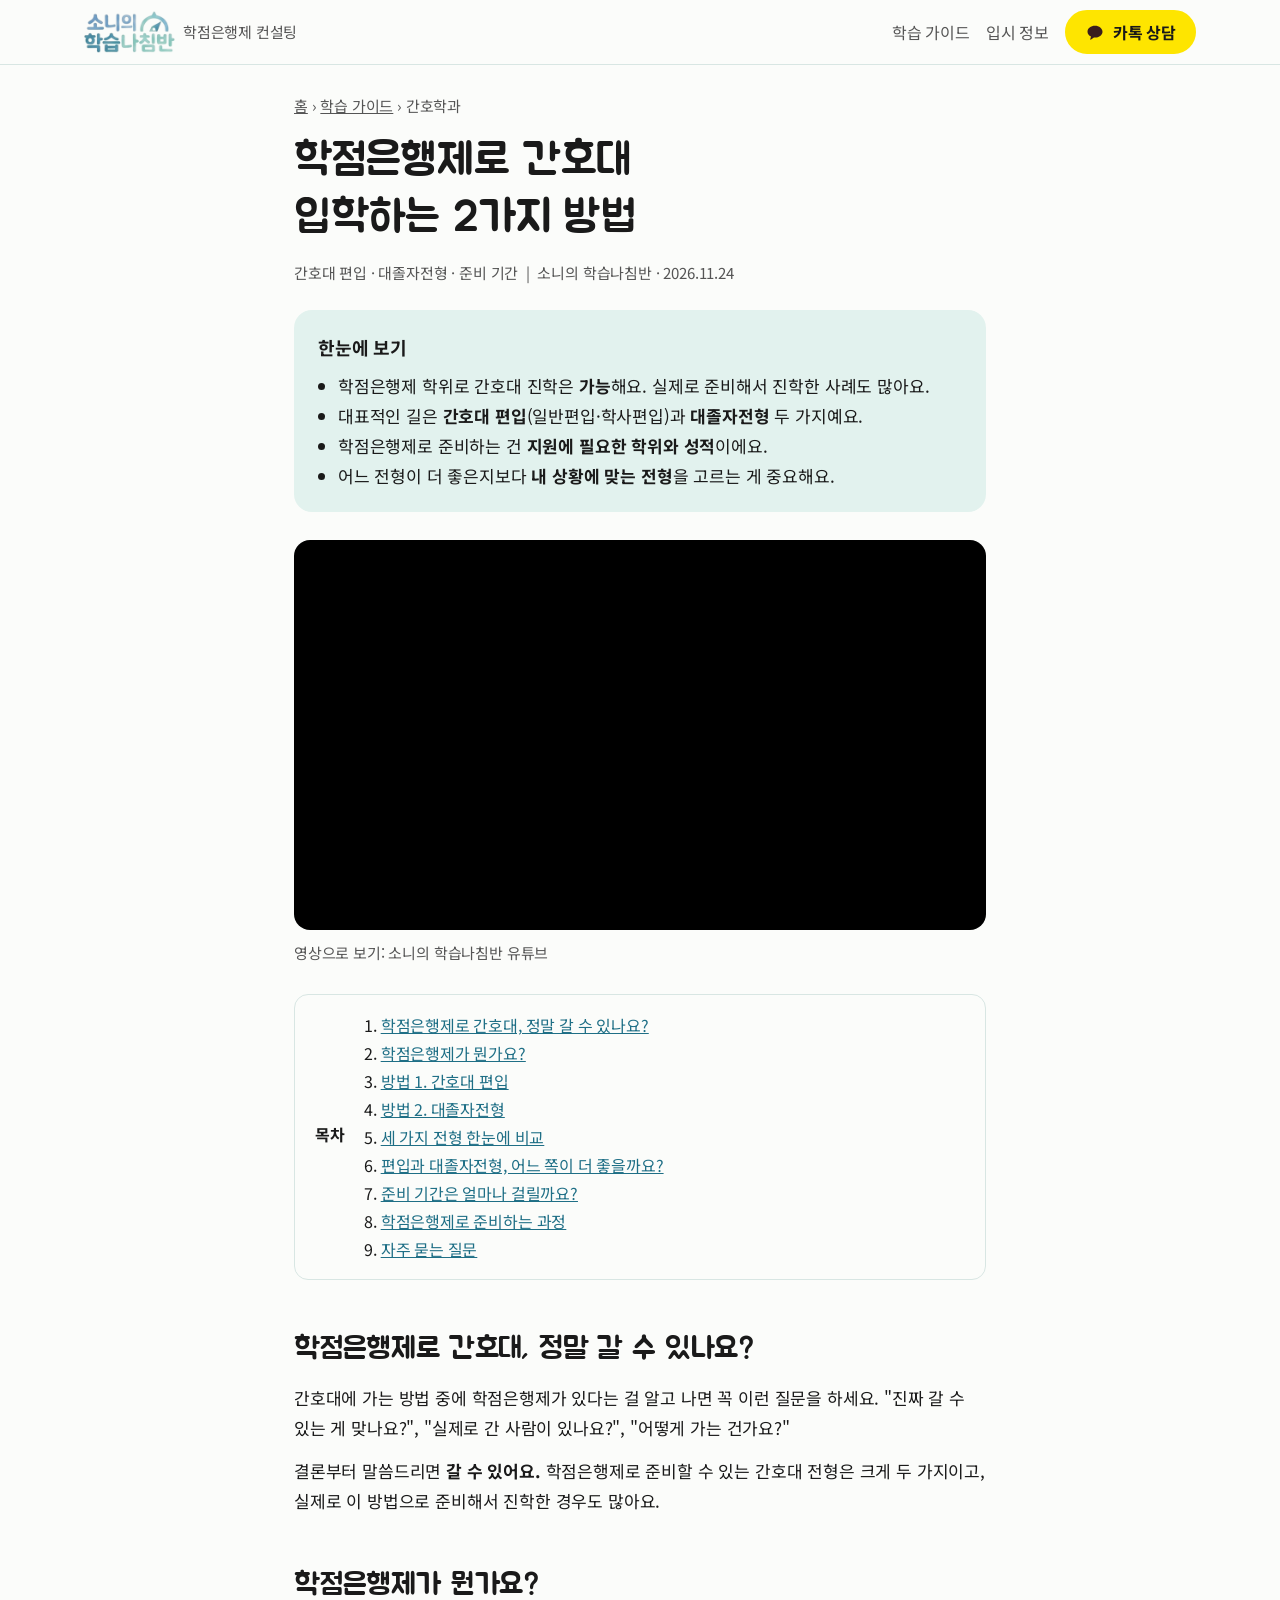
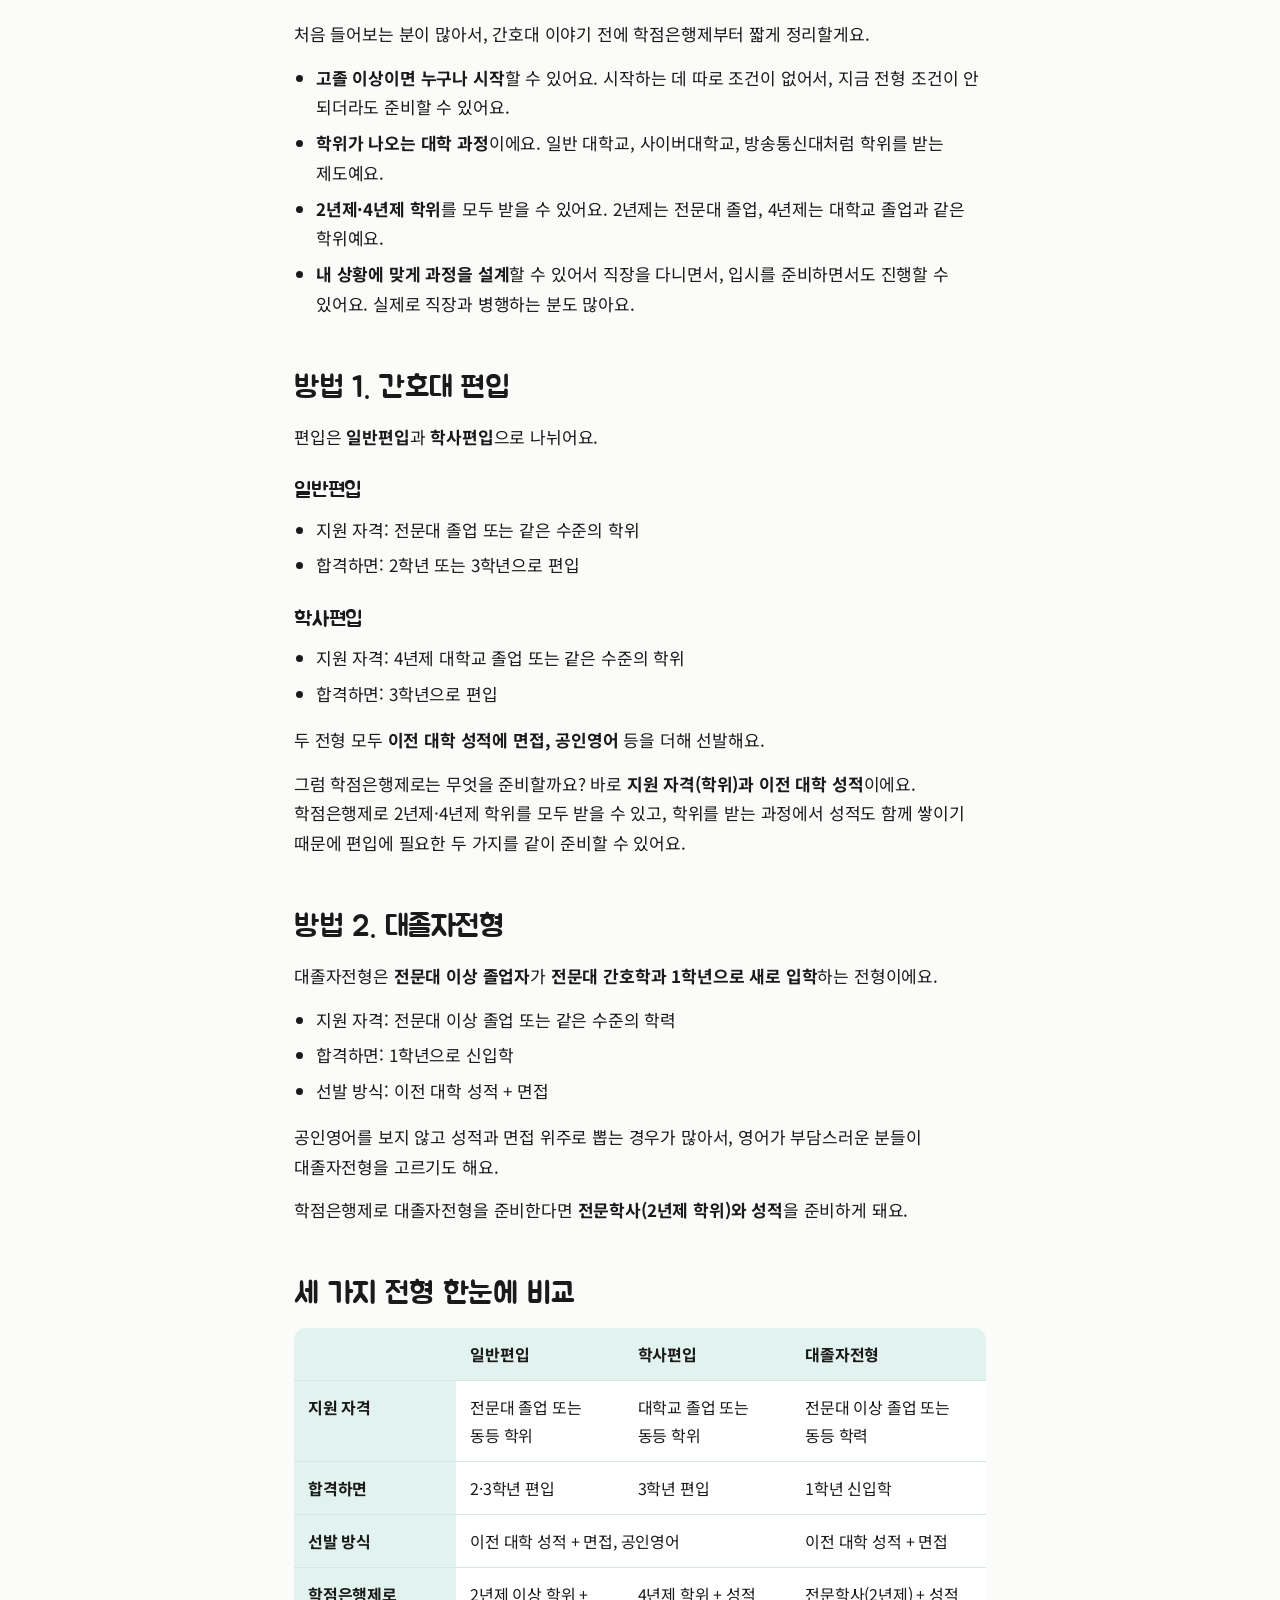
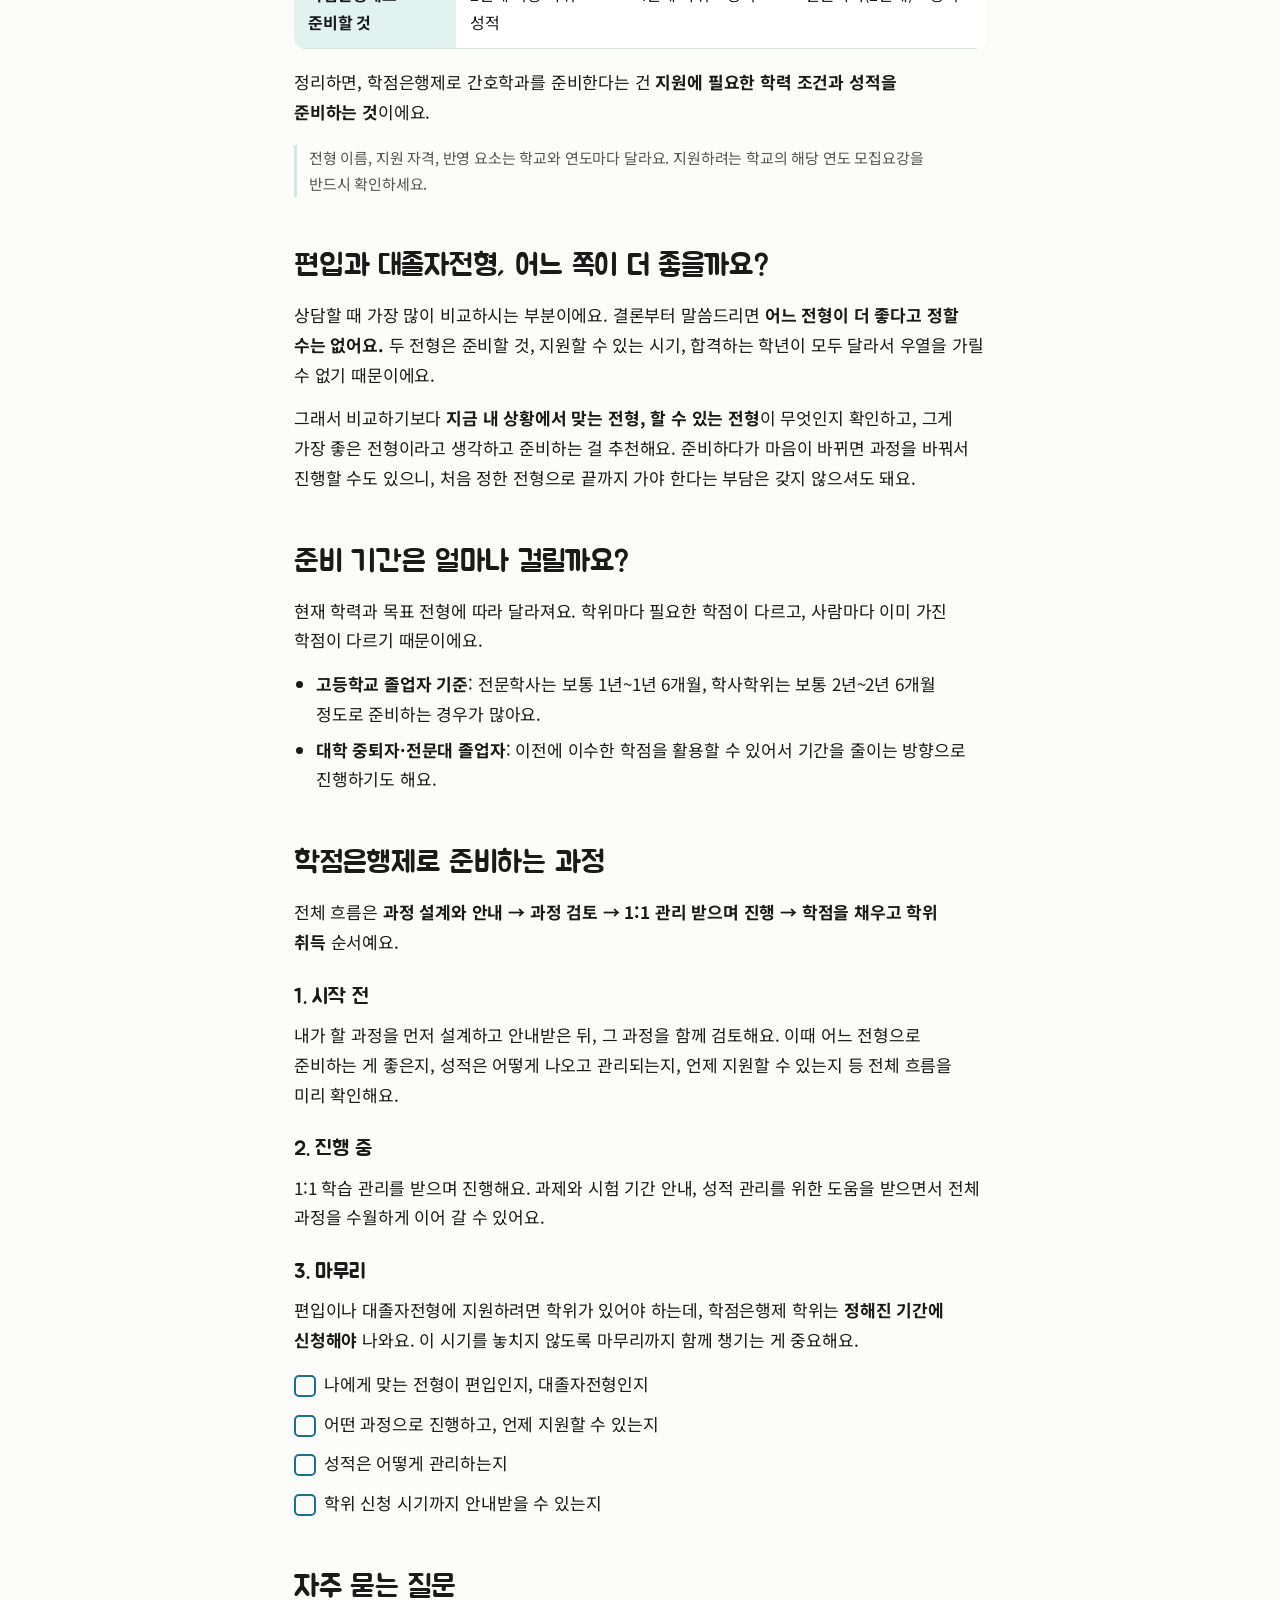
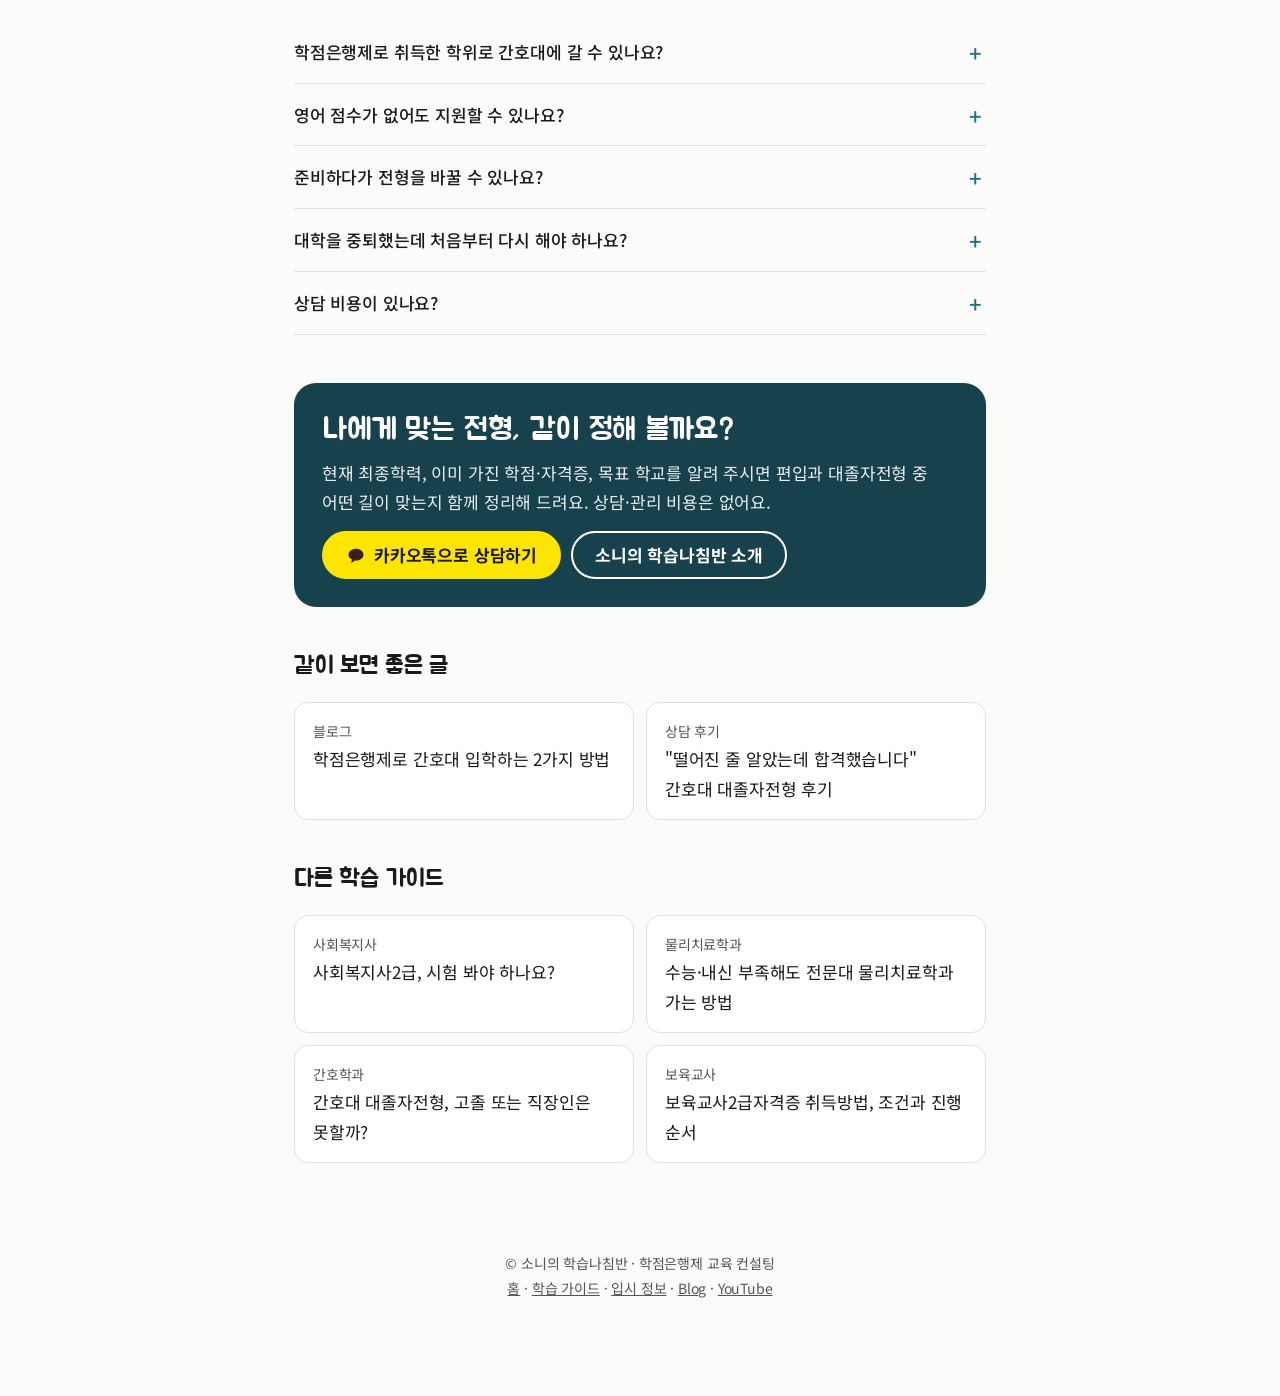
<file: guide/nursing-admission/index.html>
<!DOCTYPE html>
<html lang="ko">
<head>
<meta charset="utf-8">
<meta name="viewport" content="width=device-width, initial-scale=1">
<title>학점은행제로 간호대 입학하는 2가지 방법 (편입·대졸자전형) | 소니의 학습나침반</title>
<meta name="description" content="학점은행제로 간호학과에 갈 수 있을까요? 일반편입·학사편입·대졸자전형의 지원 자격과 합격 학년, 학점은행제로 준비할 것, 준비 기간과 과정까지 한 번에 정리했습니다.">
<meta name="keywords" content="학점은행제 간호학과, 간호대 편입, 간호대 대졸자전형, 학점은행제 간호대, 간호학과 학사편입">
<link rel="canonical" href="https://sonkr0403.kr/guide/nursing-admission/">
<meta property="og:type" content="article">
<meta property="og:url" content="https://sonkr0403.kr/guide/nursing-admission/">
<meta property="og:title" content="학점은행제로 간호대 입학하는 2가지 방법">
<meta property="og:description" content="간호대 편입과 대졸자전형의 차이, 준비 기간, 시작 전 확인할 것까지 정리했습니다.">
<meta property="og:image" content="https://i.ytimg.com/vi/YlwE2yDvfls/hqdefault.jpg">
<link rel="icon" href="data:image/svg+xml,%3Csvg xmlns='http://www.w3.org/2000/svg' viewBox='0 0 32 32'%3E%3Ccircle cx='16' cy='16' r='13' fill='%23fff' stroke='%231f6f86' stroke-width='3'/%3E%3Cpath d='M21 11l-3 7-7 3 3-7z' fill='%23f5a623'/%3E%3C/svg%3E">
<link rel="preconnect" href="https://fonts.googleapis.com">
<link href="https://fonts.googleapis.com/css2?family=Noto+Sans+KR:wght@400;500;700&family=Jua&display=swap" rel="stylesheet">
<link rel="stylesheet" href="/assets/guide.css">
<script type="application/ld+json">
{
  "@context": "https://schema.org",
  "@graph": [
    {
      "@type": "Article",
      "headline": "학점은행제로 간호대 입학하는 2가지 방법 (편입·대졸자전형)",
      "description": "일반편입·학사편입·대졸자전형의 차이, 학점은행제로 준비할 것, 준비 기간과 과정",
      "datePublished": "2026-11-24",
      "dateModified": "2026-11-24",
      "author": {"@type": "Organization", "name": "소니의 학습나침반", "url": "https://sonkr0403.kr/"},
      "publisher": {"@type": "Organization", "name": "소니의 학습나침반", "url": "https://sonkr0403.kr/"},
      "mainEntityOfPage": "https://sonkr0403.kr/guide/nursing-admission/",
      "image": "https://i.ytimg.com/vi/YlwE2yDvfls/hqdefault.jpg"
    },
    {
      "@type": "FAQPage",
      "mainEntity": [
        {"@type": "Question", "name": "학점은행제로 취득한 학위로 간호대에 갈 수 있나요?",
         "acceptedAnswer": {"@type": "Answer", "text": "네, 가능합니다. 간호학과 모집요강의 지원 자격에 학점은행제 학위 소지자가 포함되어 있고, 실제로 준비해서 진학한 사례도 많습니다. 다만 학교와 연도마다 지원 자격이 다르니 지원할 학교의 모집요강을 꼭 확인해야 합니다."}},
        {"@type": "Question", "name": "간호대 편입과 대졸자전형은 무엇이 다른가요?",
         "acceptedAnswer": {"@type": "Answer", "text": "편입은 일반편입(전문대 졸업 또는 동등 학위, 2·3학년 편입)과 학사편입(대학교 졸업 또는 동등 학위, 3학년 편입)으로 나뉘며 이전 대학 성적에 면접, 공인영어 등을 반영합니다. 대졸자전형은 전문대 이상 졸업자가 전문대 간호학과 1학년으로 신입학하는 전형으로, 이전 대학 성적과 면접으로 선발합니다."}},
        {"@type": "Question", "name": "학점은행제로 준비하면 기간은 얼마나 걸리나요?",
         "acceptedAnswer": {"@type": "Answer", "text": "고등학교 졸업자 기준으로 전문학사는 보통 1년~1년 6개월, 학사학위는 보통 2년~2년 6개월 정도를 기준으로 준비합니다. 대학 중퇴자나 전문대 졸업자는 이전 학점을 활용해 기간을 줄이기도 합니다."}}
      ]
    }
  ]
}
</script>
</head>
<body>
<header><nav>
  <a class="brand" href="/"><img src="/assets/logo.png" alt="소니의 학습나침반" width="91" height="42"><small>학점은행제 컨설팅</small></a>
  <a class="navlink" href="/guide/">학습 가이드</a>
  <a class="navlink" href="/admission/">입시 정보</a>
  <a class="btn main kakao" href="https://open.kakao.com/o/su1qPkUd" target="_blank" rel="noopener">카톡 상담</a>
</nav></header>

<main>
  <div class="crumb"><a href="/">홈</a> › <a href="/guide/">학습 가이드</a> › 간호학과</div>
  <h1>학점은행제로 간호대 입학하는 2가지 방법</h1>
  <p class="meta">간호대 편입 · 대졸자전형 · 준비 기간 &nbsp;|&nbsp; 소니의 학습나침반 · 2026.11.24</p>

  <div class="summary">
    <b>한눈에 보기</b>
    <ul>
      <li>학점은행제 학위로 간호대 진학은 <strong>가능</strong>해요. 실제로 준비해서 진학한 사례도 많아요.</li>
      <li>대표적인 길은 <strong>간호대 편입</strong>(일반편입·학사편입)과 <strong>대졸자전형</strong> 두 가지예요.</li>
      <li>학점은행제로 준비하는 건 <strong>지원에 필요한 학위와 성적</strong>이에요.</li>
      <li>어느 전형이 더 좋은지보다 <strong>내 상황에 맞는 전형</strong>을 고르는 게 중요해요.</li>
    </ul>
  </div>

  <div class="video"><iframe src="https://www.youtube-nocookie.com/embed/YlwE2yDvfls" title="학점은행제로 간호대 입학하는 2가지 방법" loading="lazy" allow="accelerometer; encrypted-media; gyroscope; picture-in-picture" allowfullscreen></iframe></div>
  <p class="cap">영상으로 보기: 소니의 학습나침반 유튜브</p>

  <nav class="toc" aria-label="목차">
    <b>목차</b>
    <ol>
      <li><a href="#possible">학점은행제로 간호대, 정말 갈 수 있나요?</a></li>
      <li><a href="#cbs">학점은행제가 뭔가요?</a></li>
      <li><a href="#transfer">방법 1. 간호대 편입</a></li>
      <li><a href="#graduate">방법 2. 대졸자전형</a></li>
      <li><a href="#compare">세 가지 전형 한눈에 비교</a></li>
      <li><a href="#which">편입과 대졸자전형, 어느 쪽이 더 좋을까요?</a></li>
      <li><a href="#period">준비 기간은 얼마나 걸릴까요?</a></li>
      <li><a href="#process">학점은행제로 준비하는 과정</a></li>
      <li><a href="#faq">자주 묻는 질문</a></li>
    </ol>
  </nav>

  <article>
    <h2 id="possible">학점은행제로 간호대, 정말 갈 수 있나요?</h2>
    <p>간호대에 가는 방법 중에 학점은행제가 있다는 걸 알고 나면 꼭 이런 질문을 하세요. "진짜 갈 수 있는 게 맞나요?", "실제로 간 사람이 있나요?", "어떻게 가는 건가요?"</p>
    <p>결론부터 말씀드리면 <strong>갈 수 있어요.</strong> 학점은행제로 준비할 수 있는 간호대 전형은 크게 두 가지이고, 실제로 이 방법으로 준비해서 진학한 경우도 많아요.</p>

    <h2 id="cbs">학점은행제가 뭔가요?</h2>
    <p>처음 들어보는 분이 많아서, 간호대 이야기 전에 학점은행제부터 짧게 정리할게요.</p>
    <ul>
      <li><strong>고졸 이상이면 누구나 시작</strong>할 수 있어요. 시작하는 데 따로 조건이 없어서, 지금 전형 조건이 안 되더라도 준비할 수 있어요.</li>
      <li><strong>학위가 나오는 대학 과정</strong>이에요. 일반 대학교, 사이버대학교, 방송통신대처럼 학위를 받는 제도예요.</li>
      <li><strong>2년제·4년제 학위</strong>를 모두 받을 수 있어요. 2년제는 전문대 졸업, 4년제는 대학교 졸업과 같은 학위예요.</li>
      <li><strong>내 상황에 맞게 과정을 설계</strong>할 수 있어서 직장을 다니면서, 입시를 준비하면서도 진행할 수 있어요. 실제로 직장과 병행하는 분도 많아요.</li>
    </ul>

    <h2 id="transfer">방법 1. 간호대 편입</h2>
    <p>편입은 <strong>일반편입</strong>과 <strong>학사편입</strong>으로 나뉘어요.</p>
    <h3>일반편입</h3>
    <ul>
      <li>지원 자격: 전문대 졸업 또는 같은 수준의 학위</li>
      <li>합격하면: 2학년 또는 3학년으로 편입</li>
    </ul>
    <h3>학사편입</h3>
    <ul>
      <li>지원 자격: 4년제 대학교 졸업 또는 같은 수준의 학위</li>
      <li>합격하면: 3학년으로 편입</li>
    </ul>
    <p>두 전형 모두 <strong>이전 대학 성적에 면접, 공인영어</strong> 등을 더해 선발해요.</p>
    <p>그럼 학점은행제로는 무엇을 준비할까요? 바로 <strong>지원 자격(학위)과 이전 대학 성적</strong>이에요. 학점은행제로 2년제·4년제 학위를 모두 받을 수 있고, 학위를 받는 과정에서 성적도 함께 쌓이기 때문에 편입에 필요한 두 가지를 같이 준비할 수 있어요.</p>

    <h2 id="graduate">방법 2. 대졸자전형</h2>
    <p>대졸자전형은 <strong>전문대 이상 졸업자</strong>가 <strong>전문대 간호학과 1학년으로 새로 입학</strong>하는 전형이에요.</p>
    <ul>
      <li>지원 자격: 전문대 이상 졸업 또는 같은 수준의 학력</li>
      <li>합격하면: 1학년으로 신입학</li>
      <li>선발 방식: 이전 대학 성적 + 면접</li>
    </ul>
    <p>공인영어를 보지 않고 성적과 면접 위주로 뽑는 경우가 많아서, 영어가 부담스러운 분들이 대졸자전형을 고르기도 해요.</p>
    <p>학점은행제로 대졸자전형을 준비한다면 <strong>전문학사(2년제 학위)와 성적</strong>을 준비하게 돼요.</p>

    <h2 id="compare">세 가지 전형 한눈에 비교</h2>
    <div class="tbl"><table>
      <thead><tr><th></th><th>일반편입</th><th>학사편입</th><th>대졸자전형</th></tr></thead>
      <tbody>
        <tr><th>지원 자격</th><td>전문대 졸업 또는 동등 학위</td><td>대학교 졸업 또는 동등 학위</td><td>전문대 이상 졸업 또는 동등 학력</td></tr>
        <tr><th>합격하면</th><td>2·3학년 편입</td><td>3학년 편입</td><td>1학년 신입학</td></tr>
        <tr><th>선발 방식</th><td colspan="2">이전 대학 성적 + 면접, 공인영어</td><td>이전 대학 성적 + 면접</td></tr>
        <tr><th>학점은행제로 준비할 것</th><td>2년제 이상 학위 + 성적</td><td>4년제 학위 + 성적</td><td>전문학사(2년제) + 성적</td></tr>
      </tbody>
    </table></div>
    <p>정리하면, 학점은행제로 간호학과를 준비한다는 건 <strong>지원에 필요한 학력 조건과 성적을 준비하는 것</strong>이에요.</p>
    <p class="note">전형 이름, 지원 자격, 반영 요소는 학교와 연도마다 달라요. 지원하려는 학교의 해당 연도 모집요강을 반드시 확인하세요.</p>

    <h2 id="which">편입과 대졸자전형, 어느 쪽이 더 좋을까요?</h2>
    <p>상담할 때 가장 많이 비교하시는 부분이에요. 결론부터 말씀드리면 <strong>어느 전형이 더 좋다고 정할 수는 없어요.</strong> 두 전형은 준비할 것, 지원할 수 있는 시기, 합격하는 학년이 모두 달라서 우열을 가릴 수 없기 때문이에요.</p>
    <p>그래서 비교하기보다 <strong>지금 내 상황에서 맞는 전형, 할 수 있는 전형</strong>이 무엇인지 확인하고, 그게 가장 좋은 전형이라고 생각하고 준비하는 걸 추천해요. 준비하다가 마음이 바뀌면 과정을 바꿔서 진행할 수도 있으니, 처음 정한 전형으로 끝까지 가야 한다는 부담은 갖지 않으셔도 돼요.</p>

    <h2 id="period">준비 기간은 얼마나 걸릴까요?</h2>
    <p>현재 학력과 목표 전형에 따라 달라져요. 학위마다 필요한 학점이 다르고, 사람마다 이미 가진 학점이 다르기 때문이에요.</p>
    <ul>
      <li><strong>고등학교 졸업자 기준</strong>: 전문학사는 보통 1년~1년 6개월, 학사학위는 보통 2년~2년 6개월 정도로 준비하는 경우가 많아요.</li>
      <li><strong>대학 중퇴자·전문대 졸업자</strong>: 이전에 이수한 학점을 활용할 수 있어서 기간을 줄이는 방향으로 진행하기도 해요.</li>
    </ul>

    <h2 id="process">학점은행제로 준비하는 과정</h2>
    <p>전체 흐름은 <strong>과정 설계와 안내 → 과정 검토 → 1:1 관리 받으며 진행 → 학점을 채우고 학위 취득</strong> 순서예요.</p>
    <h3>1. 시작 전</h3>
    <p>내가 할 과정을 먼저 설계하고 안내받은 뒤, 그 과정을 함께 검토해요. 이때 어느 전형으로 준비하는 게 좋은지, 성적은 어떻게 나오고 관리되는지, 언제 지원할 수 있는지 등 전체 흐름을 미리 확인해요.</p>
    <h3>2. 진행 중</h3>
    <p>1:1 학습 관리를 받으며 진행해요. 과제와 시험 기간 안내, 성적 관리를 위한 도움을 받으면서 전체 과정을 수월하게 이어 갈 수 있어요.</p>
    <h3>3. 마무리</h3>
    <p>편입이나 대졸자전형에 지원하려면 학위가 있어야 하는데, 학점은행제 학위는 <strong>정해진 기간에 신청해야</strong> 나와요. 이 시기를 놓치지 않도록 마무리까지 함께 챙기는 게 중요해요.</p>
    <ul class="check">
      <li>나에게 맞는 전형이 편입인지, 대졸자전형인지</li>
      <li>어떤 과정으로 진행하고, 언제 지원할 수 있는지</li>
      <li>성적은 어떻게 관리하는지</li>
      <li>학위 신청 시기까지 안내받을 수 있는지</li>
    </ul>

    <h2 id="faq">자주 묻는 질문</h2>
    <details><summary>학점은행제로 취득한 학위로 간호대에 갈 수 있나요?</summary><p>네, 가능합니다. 모집요강의 지원 자격에 포함되어 있고 실제 진학 사례도 많아요. 다만 학교와 연도마다 지원 자격이 다르니 지원할 학교의 모집요강을 꼭 확인해야 해요.</p></details>
    <details><summary>영어 점수가 없어도 지원할 수 있나요?</summary><p>대졸자전형은 이전 대학 성적과 면접 위주로 선발하는 경우가 많아요. 편입은 공인영어를 반영하는 경우가 있으니 학교별 모집요강을 확인해야 해요.</p></details>
    <details><summary>준비하다가 전형을 바꿀 수 있나요?</summary><p>네. 준비하다가 마음이 바뀌면 과정을 바꿔서 진행할 수도 있어요. 처음 정한 전형으로 끝까지 가야 하는 건 아니에요.</p></details>
    <details><summary>대학을 중퇴했는데 처음부터 다시 해야 하나요?</summary><p>아니요. 이전에 이수한 학점을 활용할 수 있어서 준비 기간을 줄이는 방향으로 진행하기도 해요. 어떤 학점이 인정되는지 먼저 정리해 보는 것이 첫 단계예요.</p></details>
    <details><summary>상담 비용이 있나요?</summary><p>상담과 학습 관리에는 별도의 비용이 없습니다.</p></details>
  </article>

  <section class="cta">
    <h2>나에게 맞는 전형, 같이 정해 볼까요?</h2>
    <p>현재 최종학력, 이미 가진 학점·자격증, 목표 학교를 알려 주시면 편입과 대졸자전형 중 어떤 길이 맞는지 함께 정리해 드려요. 상담·관리 비용은 없어요.</p>
    <div class="row">
      <a class="btn main" href="https://open.kakao.com/o/su1qPkUd" target="_blank" rel="noopener">카카오톡으로 상담하기</a>
      <a class="btn line" href="/">소니의 학습나침반 소개</a>
    </div>
  </section>

  <h2 style="font-size:24px;margin:44px 0 0">같이 보면 좋은 글</h2>
  <div class="more">
    <a href="https://blog.naver.com/sonkr0403/224482118848" target="_blank" rel="noopener"><small>블로그</small>학점은행제로 간호대 입학하는 2가지 방법</a>
    <a href="https://blog.naver.com/sonkr0403/224369127835" target="_blank" rel="noopener"><small>상담 후기</small>"떨어진 줄 알았는데 합격했습니다" 간호대 대졸자전형 후기</a>
  </div>

<!-- guides:start -->
  <h2 style="font-size:24px;margin:44px 0 0">다른 학습 가이드</h2>
  <div class="more">
    <a href="/guide/social-worker-exam/"><small>사회복지사</small>사회복지사2급, 시험 봐야 하나요?</a>
    <a href="/guide/physical-therapy/"><small>물리치료학과</small>수능·내신 부족해도 전문대 물리치료학과 가는 방법</a>
    <a href="/guide/nursing-graduate-track/"><small>간호학과</small>간호대 대졸자전형, 고졸 또는 직장인은 못할까?</a>
    <a href="/guide/childcare-teacher/"><small>보육교사</small>보육교사2급자격증 취득방법, 조건과 진행 순서</a>
  </div>
  <!-- guides:end -->

</main>

<footer>© 소니의 학습나침반 · 학점은행제 교육 컨설팅<br><a href="/">홈</a> · <a href="/guide/">학습 가이드</a> · <a href="/admission/">입시 정보</a> · <a href="https://blog.naver.com/sonkr0403" target="_blank" rel="noopener">Blog</a> · <a href="https://www.youtube.com/@sonkr0403" target="_blank" rel="noopener">YouTube</a></footer>
</body>
</html>
</file>
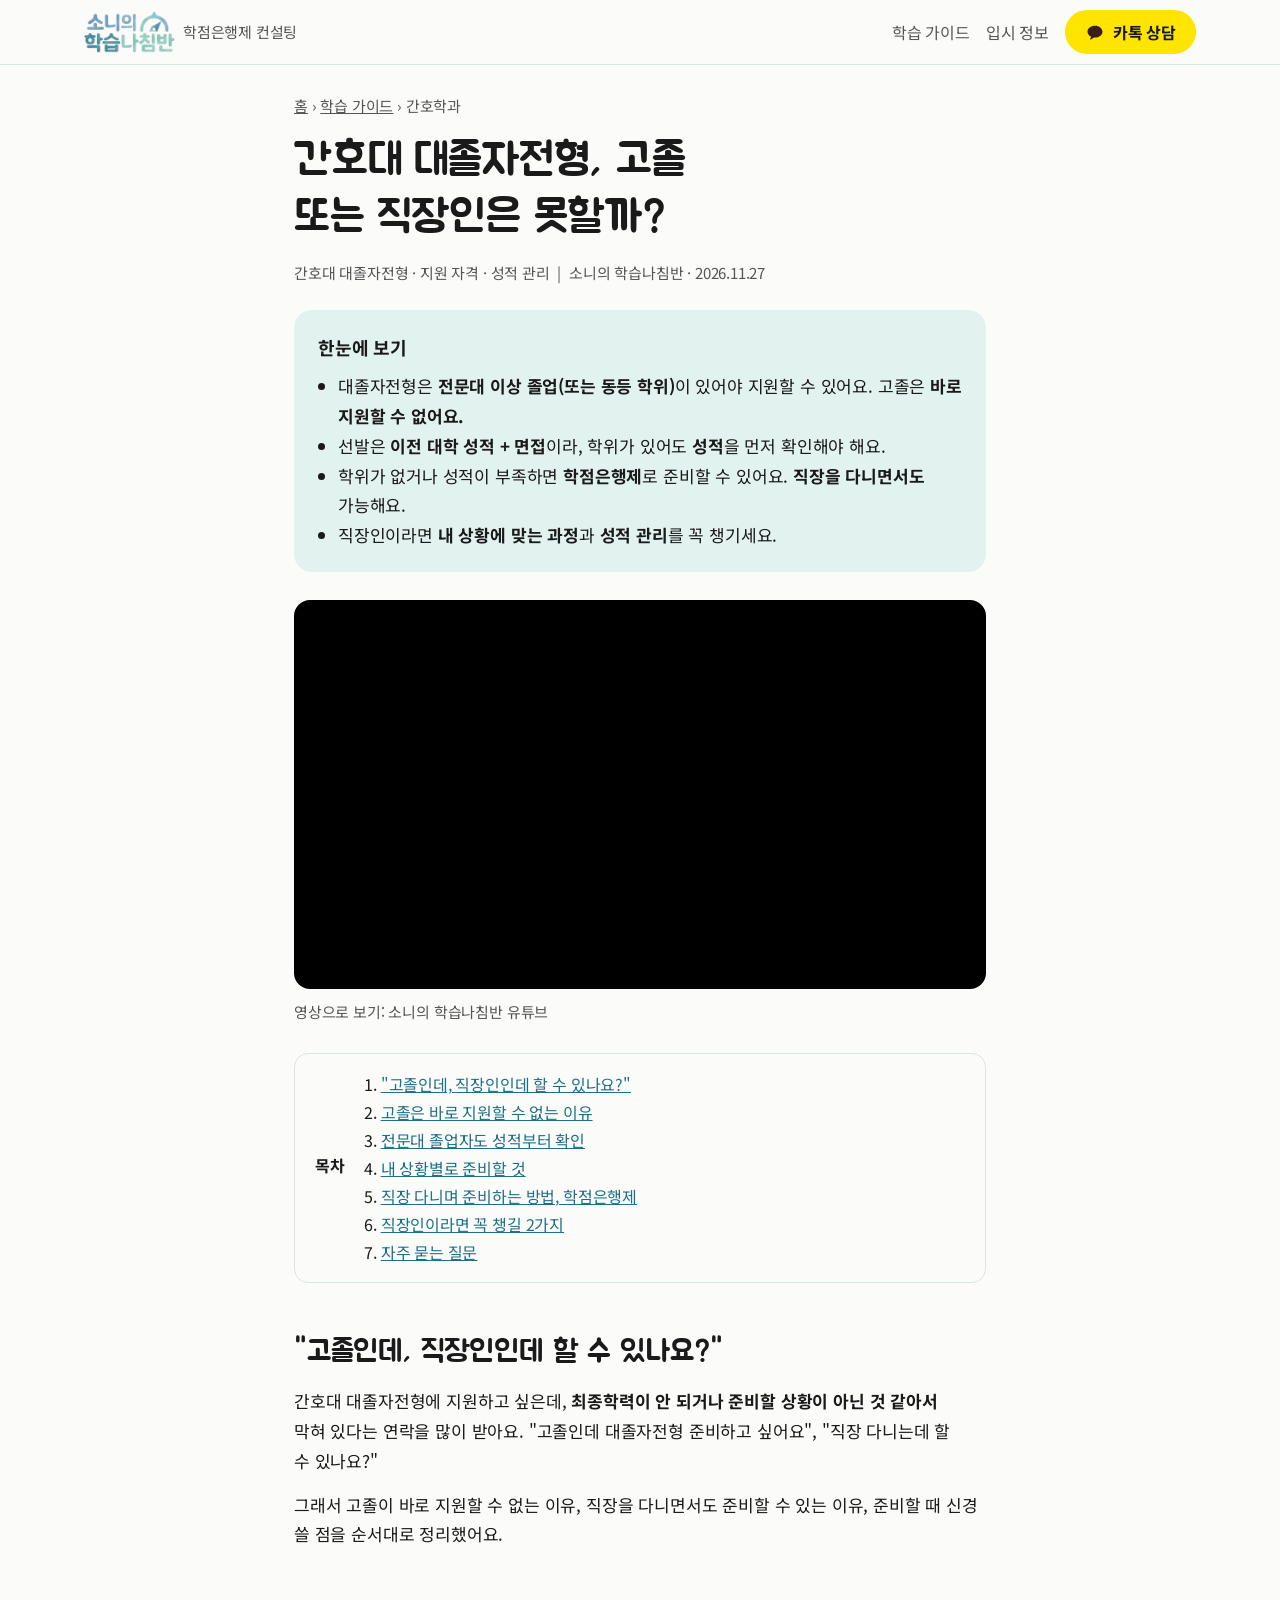
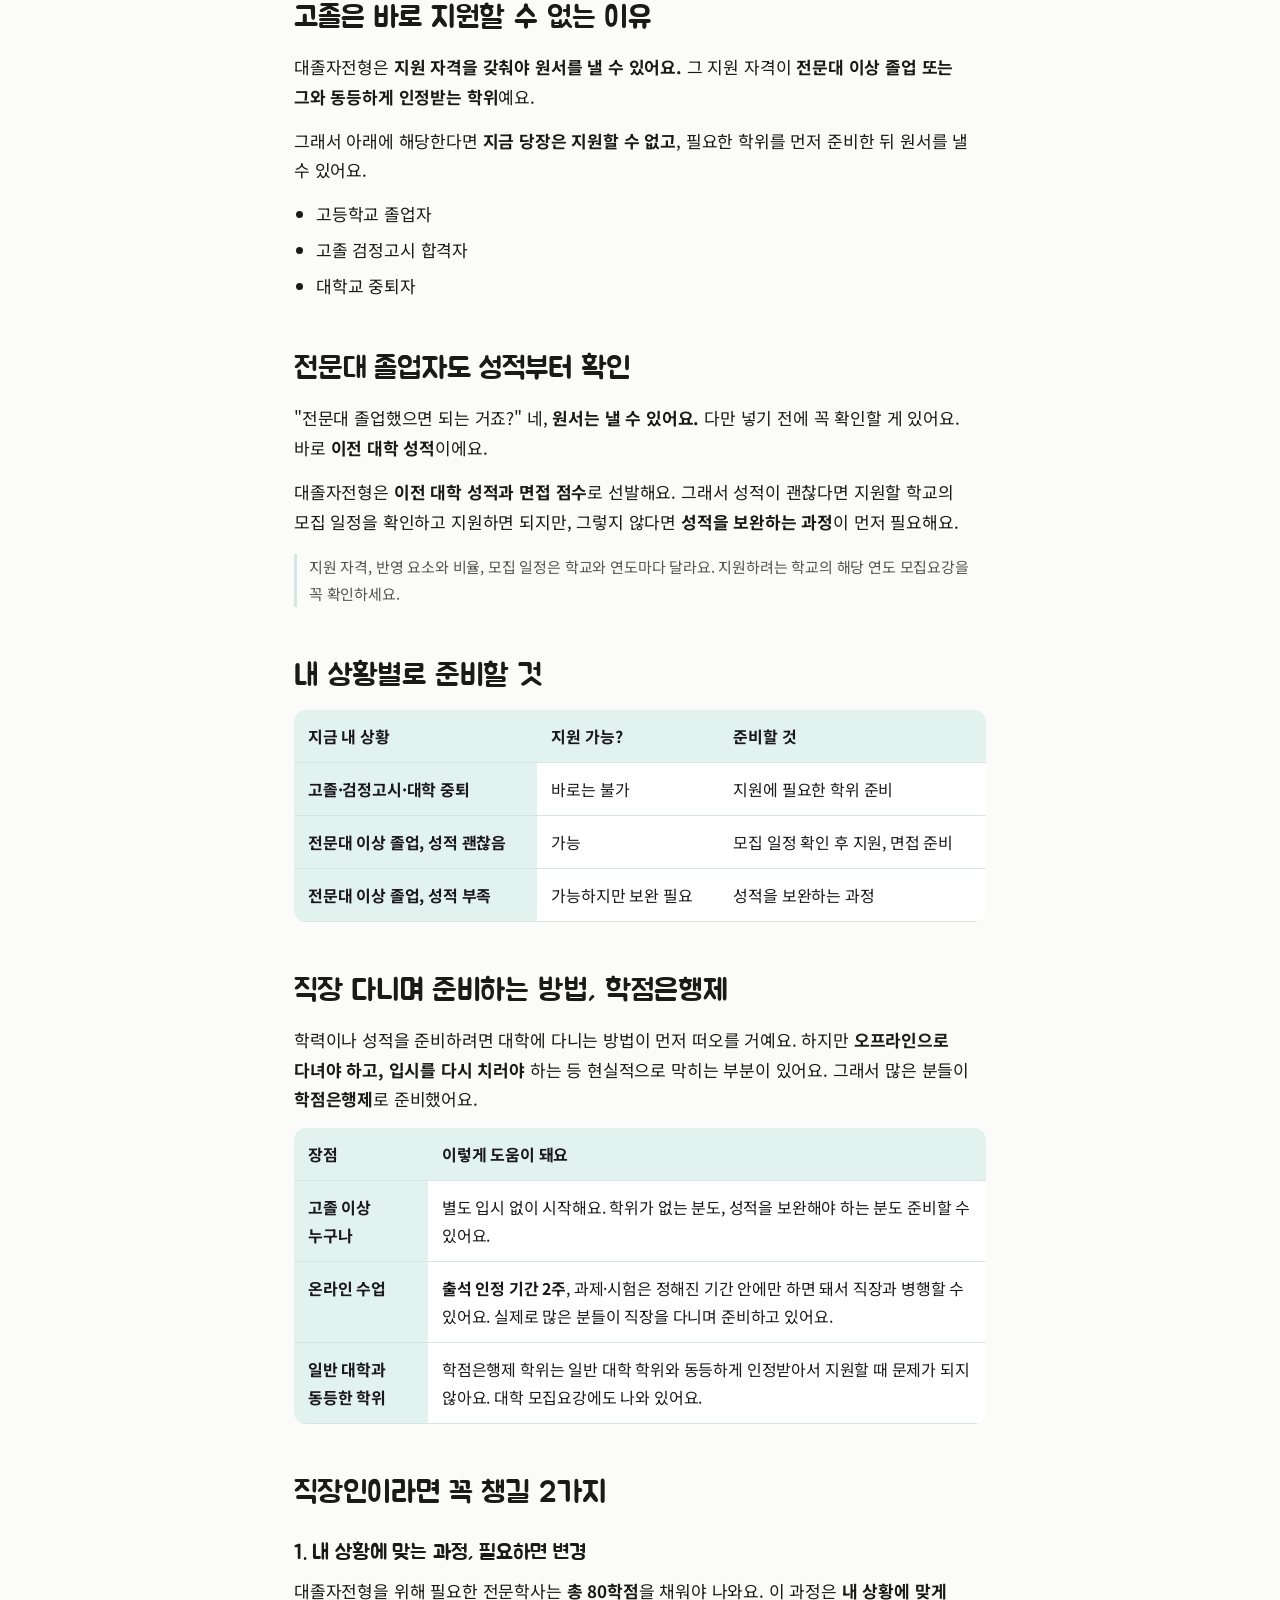
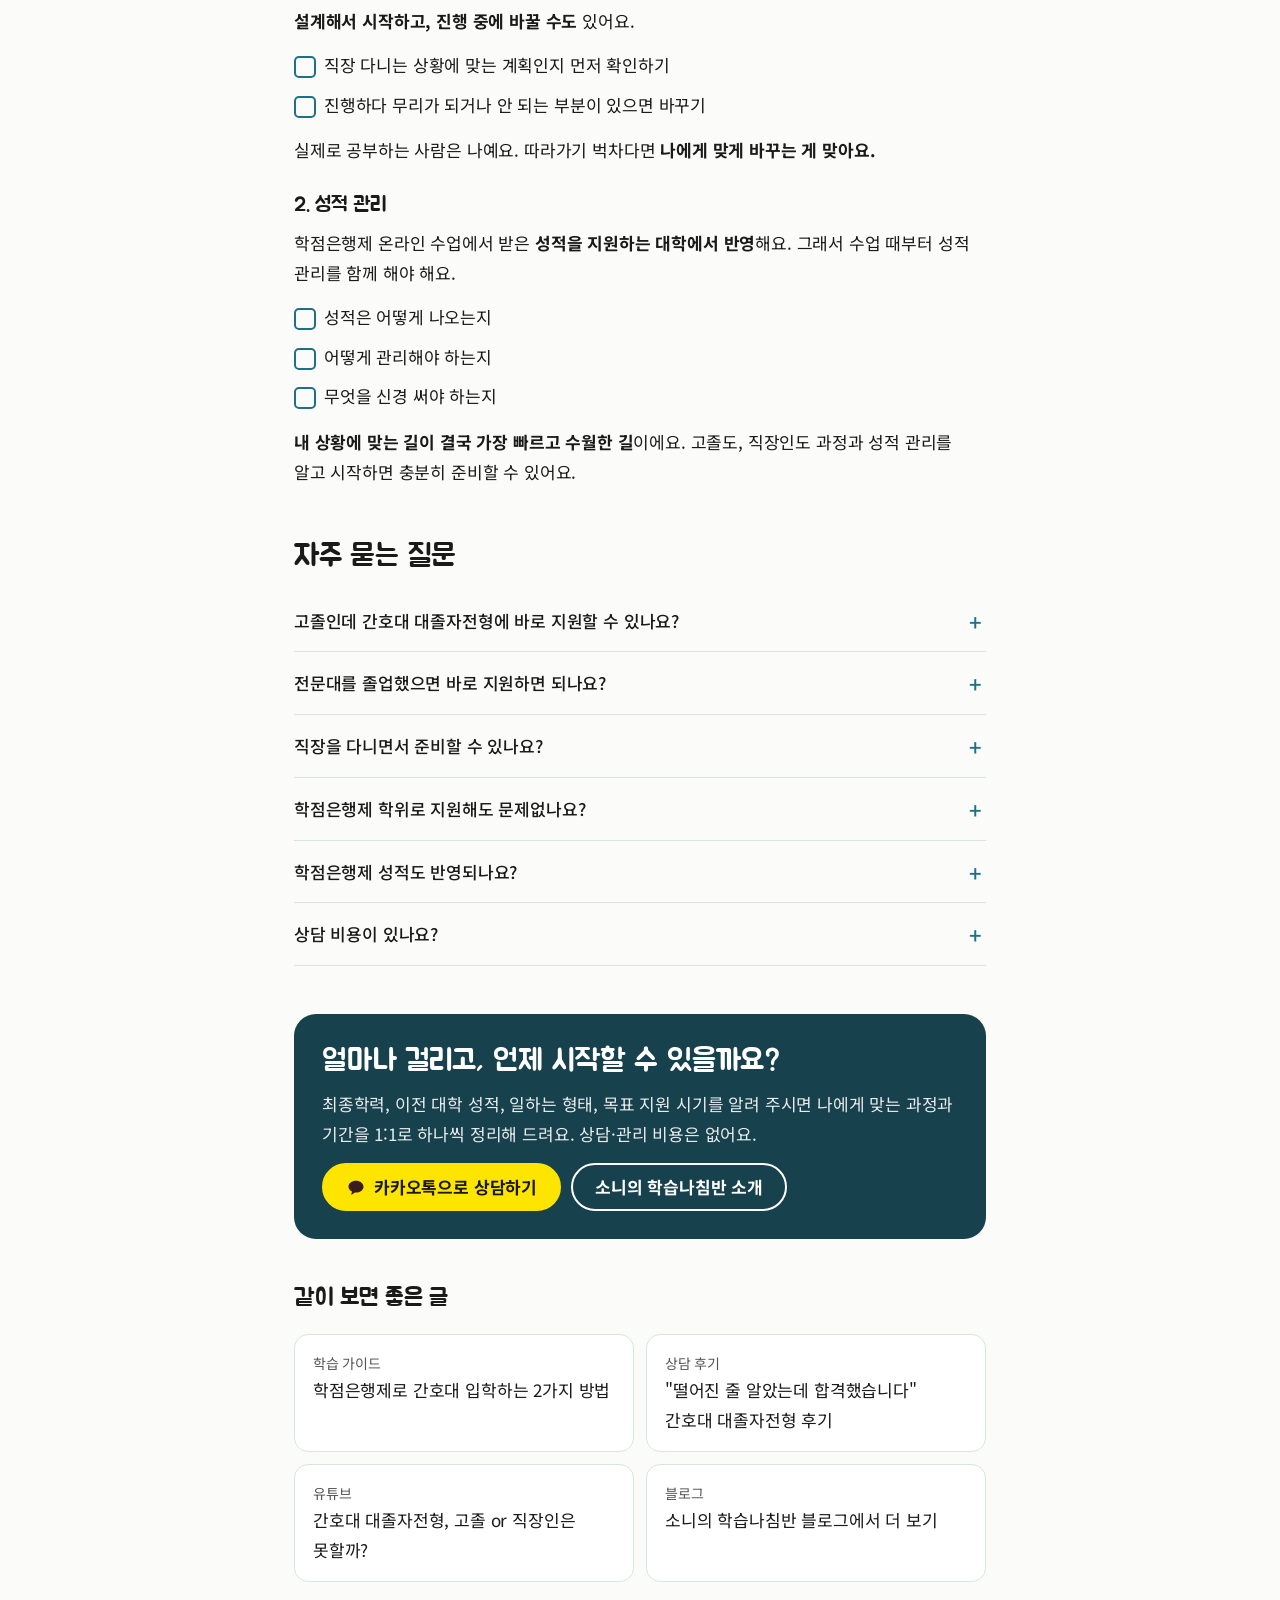
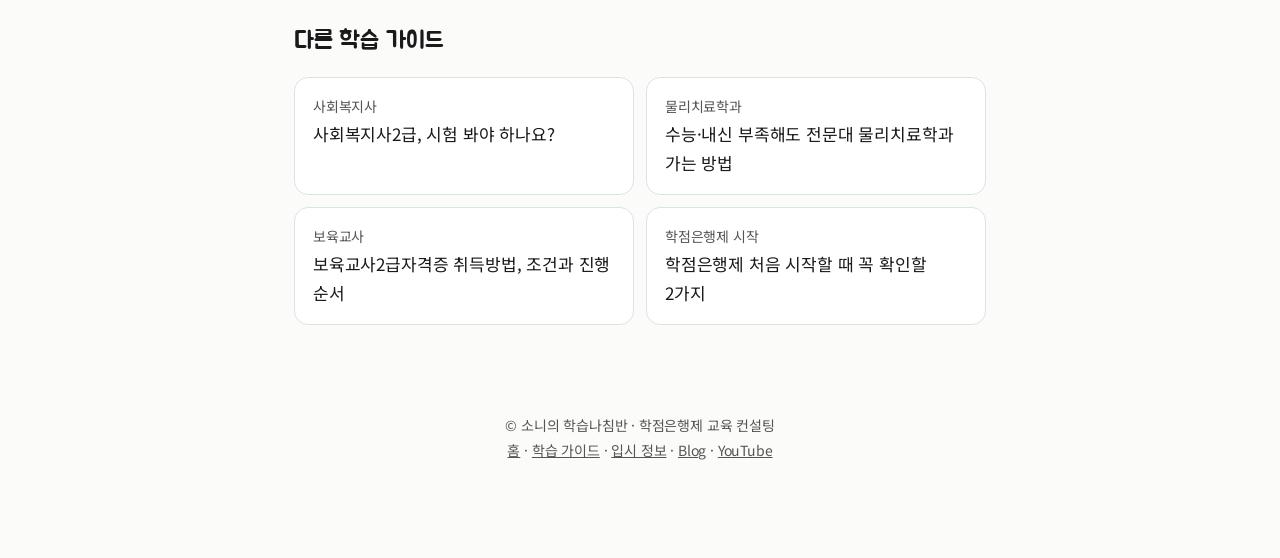
<file: guide/nursing-graduate-track/index.html>
<!DOCTYPE html>
<html lang="ko">
<head>
<meta charset="utf-8">
<meta name="viewport" content="width=device-width, initial-scale=1">
<title>간호대 대졸자전형, 고졸 또는 직장인은 못할까? (지원 자격·준비 방법) | 소니의 학습나침반</title>
<meta name="description" content="고졸인데 간호대 대졸자전형 지원할 수 있을까요? 직장 다니면서 준비할 수 있을까요? 대졸자전형 지원 자격, 이전 대학 성적이 중요한 이유, 학점은행제로 학위와 성적을 준비하는 방법과 직장인이 챙길 것을 정리했습니다.">
<meta name="keywords" content="간호대 대졸자전형, 대졸자전형 고졸, 대졸자전형 직장인, 대졸자전형 학점은행제, 간호학과 대졸자전형 지원 자격">
<link rel="canonical" href="https://sonkr0403.kr/guide/nursing-graduate-track/">
<meta property="og:type" content="article">
<meta property="og:url" content="https://sonkr0403.kr/guide/nursing-graduate-track/">
<meta property="og:title" content="간호대 대졸자전형, 고졸 또는 직장인은 못할까?">
<meta property="og:description" content="대졸자전형 지원 자격과 성적, 고졸·직장인이 학점은행제로 준비하는 방법을 정리했습니다.">
<meta property="og:image" content="https://i.ytimg.com/vi/fQxm-gqjaPc/hqdefault.jpg">
<link rel="icon" href="data:image/svg+xml,%3Csvg xmlns='http://www.w3.org/2000/svg' viewBox='0 0 32 32'%3E%3Ccircle cx='16' cy='16' r='13' fill='%23fff' stroke='%231f6f86' stroke-width='3'/%3E%3Cpath d='M21 11l-3 7-7 3 3-7z' fill='%23f5a623'/%3E%3C/svg%3E">
<link rel="preconnect" href="https://fonts.googleapis.com">
<link href="https://fonts.googleapis.com/css2?family=Noto+Sans+KR:wght@400;500;700&family=Jua&display=swap" rel="stylesheet">
<link rel="stylesheet" href="/assets/guide.css">
<script type="application/ld+json">
{
  "@context": "https://schema.org",
  "@graph": [
    {
      "@type": "Article",
      "headline": "간호대 대졸자전형, 고졸 또는 직장인은 못할까?",
      "description": "간호대 대졸자전형 지원 자격, 이전 대학 성적의 중요성, 학점은행제로 학위와 성적을 준비하는 방법, 직장인이 챙길 것",
      "datePublished": "2026-11-27",
      "dateModified": "2026-11-27",
      "author": {"@type": "Organization", "name": "소니의 학습나침반", "url": "https://sonkr0403.kr/"},
      "publisher": {"@type": "Organization", "name": "소니의 학습나침반", "url": "https://sonkr0403.kr/"},
      "mainEntityOfPage": "https://sonkr0403.kr/guide/nursing-graduate-track/",
      "image": "https://i.ytimg.com/vi/fQxm-gqjaPc/hqdefault.jpg"
    },
    {
      "@type": "FAQPage",
      "mainEntity": [
        {"@type": "Question", "name": "고졸인데 간호대 대졸자전형에 바로 지원할 수 있나요?",
         "acceptedAnswer": {"@type": "Answer", "text": "바로는 지원할 수 없습니다. 대졸자전형 지원 자격이 전문대 이상 졸업 또는 그와 동등하게 인정받는 학위이기 때문에, 고등학교 졸업자, 고졸 검정고시 합격자, 대학교 중퇴자는 학위를 먼저 준비한 뒤 원서를 낼 수 있습니다."}},
        {"@type": "Question", "name": "전문대를 졸업했으면 바로 지원하면 되나요?",
         "acceptedAnswer": {"@type": "Answer", "text": "지원은 가능합니다. 다만 대졸자전형은 이전 대학 성적과 면접으로 선발하기 때문에, 원서를 내기 전에 이전 대학 성적을 확인하고 부족하면 성적을 보완하는 과정을 거치는 것이 좋습니다."}},
        {"@type": "Question", "name": "직장을 다니면서 준비할 수 있나요?",
         "acceptedAnswer": {"@type": "Answer", "text": "네. 학점은행제 수업은 온라인으로 진행되고 출석 인정 기간이 2주이며, 과제와 시험도 정해진 기간 안에 하면 되기 때문에 직장과 병행할 수 있습니다. 실제로 많은 분들이 직장을 다니며 준비합니다."}},
        {"@type": "Question", "name": "학점은행제 학위로 대졸자전형에 지원해도 문제없나요?",
         "acceptedAnswer": {"@type": "Answer", "text": "학점은행제 학위는 일반 대학에서 취득한 학위와 동등하게 인정받으며, 대학 모집요강에도 명시되어 있습니다. 지원할 학교의 모집요강은 꼭 확인하세요."}},
        {"@type": "Question", "name": "학점은행제 성적도 반영되나요?",
         "acceptedAnswer": {"@type": "Answer", "text": "네. 학점은행제 온라인 수업에서 받은 성적을 지원하는 대학에서 반영하기 때문에, 수업 때부터 성적 관리를 함께 해야 합니다."}}
      ]
    }
  ]
}
</script>
</head>
<body>
<header><nav>
  <a class="brand" href="/"><img src="/assets/logo.png" alt="소니의 학습나침반" width="91" height="42"><small>학점은행제 컨설팅</small></a>
  <a class="navlink" href="/guide/">학습 가이드</a>
  <a class="navlink" href="/admission/">입시 정보</a>
  <a class="btn main kakao" href="https://open.kakao.com/o/su1qPkUd" target="_blank" rel="noopener">카톡 상담</a>
</nav></header>

<main>
  <div class="crumb"><a href="/">홈</a> › <a href="/guide/">학습 가이드</a> › 간호학과</div>
  <h1>간호대 대졸자전형, 고졸 또는 직장인은 못할까?</h1>
  <p class="meta">간호대 대졸자전형 · 지원 자격 · 성적 관리 &nbsp;|&nbsp; 소니의 학습나침반 · 2026.11.27</p>

  <div class="summary">
    <b>한눈에 보기</b>
    <ul>
      <li>대졸자전형은 <strong>전문대 이상 졸업(또는 동등 학위)</strong>이 있어야 지원할 수 있어요. 고졸은 <strong>바로 지원할 수 없어요.</strong></li>
      <li>선발은 <strong>이전 대학 성적 + 면접</strong>이라, 학위가 있어도 <strong>성적</strong>을 먼저 확인해야 해요.</li>
      <li>학위가 없거나 성적이 부족하면 <strong>학점은행제</strong>로 준비할 수 있어요. <strong>직장을 다니면서도</strong> 가능해요.</li>
      <li>직장인이라면 <strong>내 상황에 맞는 과정</strong>과 <strong>성적 관리</strong>를 꼭 챙기세요.</li>
    </ul>
  </div>

  <div class="video"><iframe src="https://www.youtube-nocookie.com/embed/fQxm-gqjaPc" title="간호대 대졸자전형, 고졸 or 직장인은 못할까?" loading="lazy" allow="accelerometer; encrypted-media; gyroscope; picture-in-picture" allowfullscreen></iframe></div>
  <p class="cap">영상으로 보기: 소니의 학습나침반 유튜브</p>

  <nav class="toc" aria-label="목차">
    <b>목차</b>
    <ol>
      <li><a href="#question">"고졸인데, 직장인인데 할 수 있나요?"</a></li>
      <li><a href="#eligibility">고졸은 바로 지원할 수 없는 이유</a></li>
      <li><a href="#grade-check">전문대 졸업자도 성적부터 확인</a></li>
      <li><a href="#my-case">내 상황별로 준비할 것</a></li>
      <li><a href="#cbs">직장 다니며 준비하는 방법, 학점은행제</a></li>
      <li><a href="#worker">직장인이라면 꼭 챙길 2가지</a></li>
      <li><a href="#faq">자주 묻는 질문</a></li>
    </ol>
  </nav>

  <article>
    <h2 id="question">"고졸인데, 직장인인데 할 수 있나요?"</h2>
    <p>간호대 대졸자전형에 지원하고 싶은데, <strong>최종학력이 안 되거나 준비할 상황이 아닌 것 같아서</strong> 막혀 있다는 연락을 많이 받아요. "고졸인데 대졸자전형 준비하고 싶어요", "직장 다니는데 할 수 있나요?"</p>
    <p>그래서 고졸이 바로 지원할 수 없는 이유, 직장을 다니면서도 준비할 수 있는 이유, 준비할 때 신경 쓸 점을 순서대로 정리했어요.</p>

    <h2 id="eligibility">고졸은 바로 지원할 수 없는 이유</h2>
    <p>대졸자전형은 <strong>지원 자격을 갖춰야 원서를 낼 수 있어요.</strong> 그 지원 자격이 <strong>전문대 이상 졸업 또는 그와 동등하게 인정받는 학위</strong>예요.</p>
    <p>그래서 아래에 해당한다면 <strong>지금 당장은 지원할 수 없고</strong>, 필요한 학위를 먼저 준비한 뒤 원서를 낼 수 있어요.</p>
    <ul>
      <li>고등학교 졸업자</li>
      <li>고졸 검정고시 합격자</li>
      <li>대학교 중퇴자</li>
    </ul>

    <h2 id="grade-check">전문대 졸업자도 성적부터 확인</h2>
    <p>"전문대 졸업했으면 되는 거죠?" 네, <strong>원서는 낼 수 있어요.</strong> 다만 넣기 전에 꼭 확인할 게 있어요. 바로 <strong>이전 대학 성적</strong>이에요.</p>
    <p>대졸자전형은 <strong>이전 대학 성적과 면접 점수</strong>로 선발해요. 그래서 성적이 괜찮다면 지원할 학교의 모집 일정을 확인하고 지원하면 되지만, 그렇지 않다면 <strong>성적을 보완하는 과정</strong>이 먼저 필요해요.</p>
    <p class="note">지원 자격, 반영 요소와 비율, 모집 일정은 학교와 연도마다 달라요. 지원하려는 학교의 해당 연도 모집요강을 꼭 확인하세요.</p>

    <h2 id="my-case">내 상황별로 준비할 것</h2>
    <div class="tbl"><table>
      <thead><tr><th>지금 내 상황</th><th>지원 가능?</th><th>준비할 것</th></tr></thead>
      <tbody>
        <tr><th>고졸·검정고시·대학 중퇴</th><td>바로는 불가</td><td>지원에 필요한 학위 준비</td></tr>
        <tr><th>전문대 이상 졸업, 성적 괜찮음</th><td>가능</td><td>모집 일정 확인 후 지원, 면접 준비</td></tr>
        <tr><th>전문대 이상 졸업, 성적 부족</th><td>가능하지만 보완 필요</td><td>성적을 보완하는 과정</td></tr>
      </tbody>
    </table></div>

    <h2 id="cbs">직장 다니며 준비하는 방법, 학점은행제</h2>
    <p>학력이나 성적을 준비하려면 대학에 다니는 방법이 먼저 떠오를 거예요. 하지만 <strong>오프라인으로 다녀야 하고, 입시를 다시 치러야</strong> 하는 등 현실적으로 막히는 부분이 있어요. 그래서 많은 분들이 <strong>학점은행제</strong>로 준비했어요.</p>
    <div class="tbl"><table>
      <thead><tr><th>장점</th><th>이렇게 도움이 돼요</th></tr></thead>
      <tbody>
        <tr><th>고졸 이상 누구나</th><td>별도 입시 없이 시작해요. 학위가 없는 분도, 성적을 보완해야 하는 분도 준비할 수 있어요.</td></tr>
        <tr><th>온라인 수업</th><td><strong>출석 인정 기간 2주</strong>, 과제·시험은 정해진 기간 안에만 하면 돼서 직장과 병행할 수 있어요. 실제로 많은 분들이 직장을 다니며 준비하고 있어요.</td></tr>
        <tr><th>일반 대학과 동등한 학위</th><td>학점은행제 학위는 일반 대학 학위와 동등하게 인정받아서 지원할 때 문제가 되지 않아요. 대학 모집요강에도 나와 있어요.</td></tr>
      </tbody>
    </table></div>

    <h2 id="worker">직장인이라면 꼭 챙길 2가지</h2>
    <h3>1. 내 상황에 맞는 과정, 필요하면 변경</h3>
    <p>대졸자전형을 위해 필요한 전문학사는 <strong>총 80학점</strong>을 채워야 나와요. 이 과정은 <strong>내 상황에 맞게 설계해서 시작하고, 진행 중에 바꿀 수도</strong> 있어요.</p>
    <ul class="check">
      <li>직장 다니는 상황에 맞는 계획인지 먼저 확인하기</li>
      <li>진행하다 무리가 되거나 안 되는 부분이 있으면 바꾸기</li>
    </ul>
    <p>실제로 공부하는 사람은 나예요. 따라가기 벅차다면 <strong>나에게 맞게 바꾸는 게 맞아요.</strong></p>
    <h3>2. 성적 관리</h3>
    <p>학점은행제 온라인 수업에서 받은 <strong>성적을 지원하는 대학에서 반영</strong>해요. 그래서 수업 때부터 성적 관리를 함께 해야 해요.</p>
    <ul class="check">
      <li>성적은 어떻게 나오는지</li>
      <li>어떻게 관리해야 하는지</li>
      <li>무엇을 신경 써야 하는지</li>
    </ul>
    <p><strong>내 상황에 맞는 길이 결국 가장 빠르고 수월한 길</strong>이에요. 고졸도, 직장인도 과정과 성적 관리를 알고 시작하면 충분히 준비할 수 있어요.</p>

    <h2 id="faq">자주 묻는 질문</h2>
    <details><summary>고졸인데 간호대 대졸자전형에 바로 지원할 수 있나요?</summary><p>바로는 안 돼요. 지원 자격이 전문대 이상 졸업 또는 동등 학위라서, 고졸·검정고시·대학 중퇴라면 학위를 먼저 준비한 뒤 지원할 수 있어요.</p></details>
    <details><summary>전문대를 졸업했으면 바로 지원하면 되나요?</summary><p>지원은 가능해요. 다만 이전 대학 성적과 면접으로 선발하니, 원서 전에 성적을 확인하고 부족하면 보완하는 게 좋아요.</p></details>
    <details><summary>직장을 다니면서 준비할 수 있나요?</summary><p>네. 온라인 수업에 출석 인정 기간이 2주이고, 과제·시험도 정해진 기간 안에 하면 돼요. 실제로 많은 분들이 직장과 병행해요.</p></details>
    <details><summary>학점은행제 학위로 지원해도 문제없나요?</summary><p>일반 대학 학위와 동등하게 인정받고, 대학 모집요강에도 나와 있어요. 지원할 학교의 모집요강은 꼭 확인하세요.</p></details>
    <details><summary>학점은행제 성적도 반영되나요?</summary><p>네. 온라인 수업 성적을 지원 대학에서 반영하기 때문에 수업 때부터 성적 관리를 해야 해요.</p></details>
    <details><summary>상담 비용이 있나요?</summary><p>상담과 학습 관리에는 별도의 비용이 없습니다.</p></details>
  </article>

  <section class="cta">
    <h2>얼마나 걸리고, 언제 시작할 수 있을까요?</h2>
    <p>최종학력, 이전 대학 성적, 일하는 형태, 목표 지원 시기를 알려 주시면 나에게 맞는 과정과 기간을 1:1로 하나씩 정리해 드려요. 상담·관리 비용은 없어요.</p>
    <div class="row">
      <a class="btn main" href="https://open.kakao.com/o/su1qPkUd" target="_blank" rel="noopener">카카오톡으로 상담하기</a>
      <a class="btn line" href="/">소니의 학습나침반 소개</a>
    </div>
  </section>

  <h2 style="font-size:24px;margin:44px 0 0">같이 보면 좋은 글</h2>
  <div class="more">
    <a href="/guide/nursing-admission/"><small>학습 가이드</small>학점은행제로 간호대 입학하는 2가지 방법</a>
    <a href="https://blog.naver.com/sonkr0403/224369127835" target="_blank" rel="noopener"><small>상담 후기</small>"떨어진 줄 알았는데 합격했습니다" 간호대 대졸자전형 후기</a>
    <a href="https://www.youtube.com/watch?v=fQxm-gqjaPc" target="_blank" rel="noopener"><small>유튜브</small>간호대 대졸자전형, 고졸 or 직장인은 못할까?</a>
    <a href="https://blog.naver.com/sonkr0403" target="_blank" rel="noopener"><small>블로그</small>소니의 학습나침반 블로그에서 더 보기</a>
  </div>

  <!-- guides:start -->
  <h2 style="font-size:24px;margin:44px 0 0">다른 학습 가이드</h2>
  <div class="more">
    <a href="/guide/social-worker-exam/"><small>사회복지사</small>사회복지사2급, 시험 봐야 하나요?</a>
    <a href="/guide/physical-therapy/"><small>물리치료학과</small>수능·내신 부족해도 전문대 물리치료학과 가는 방법</a>
    <a href="/guide/childcare-teacher/"><small>보육교사</small>보육교사2급자격증 취득방법, 조건과 진행 순서</a>
    <a href="/guide/how-to-start/"><small>학점은행제 시작</small>학점은행제 처음 시작할 때 꼭 확인할 2가지</a>
  </div>
  <!-- guides:end -->
</main>

<footer>© 소니의 학습나침반 · 학점은행제 교육 컨설팅<br><a href="/">홈</a> · <a href="/guide/">학습 가이드</a> · <a href="/admission/">입시 정보</a> · <a href="https://blog.naver.com/sonkr0403" target="_blank" rel="noopener">Blog</a> · <a href="https://www.youtube.com/@sonkr0403" target="_blank" rel="noopener">YouTube</a></footer>
</body>
</html>
</file>
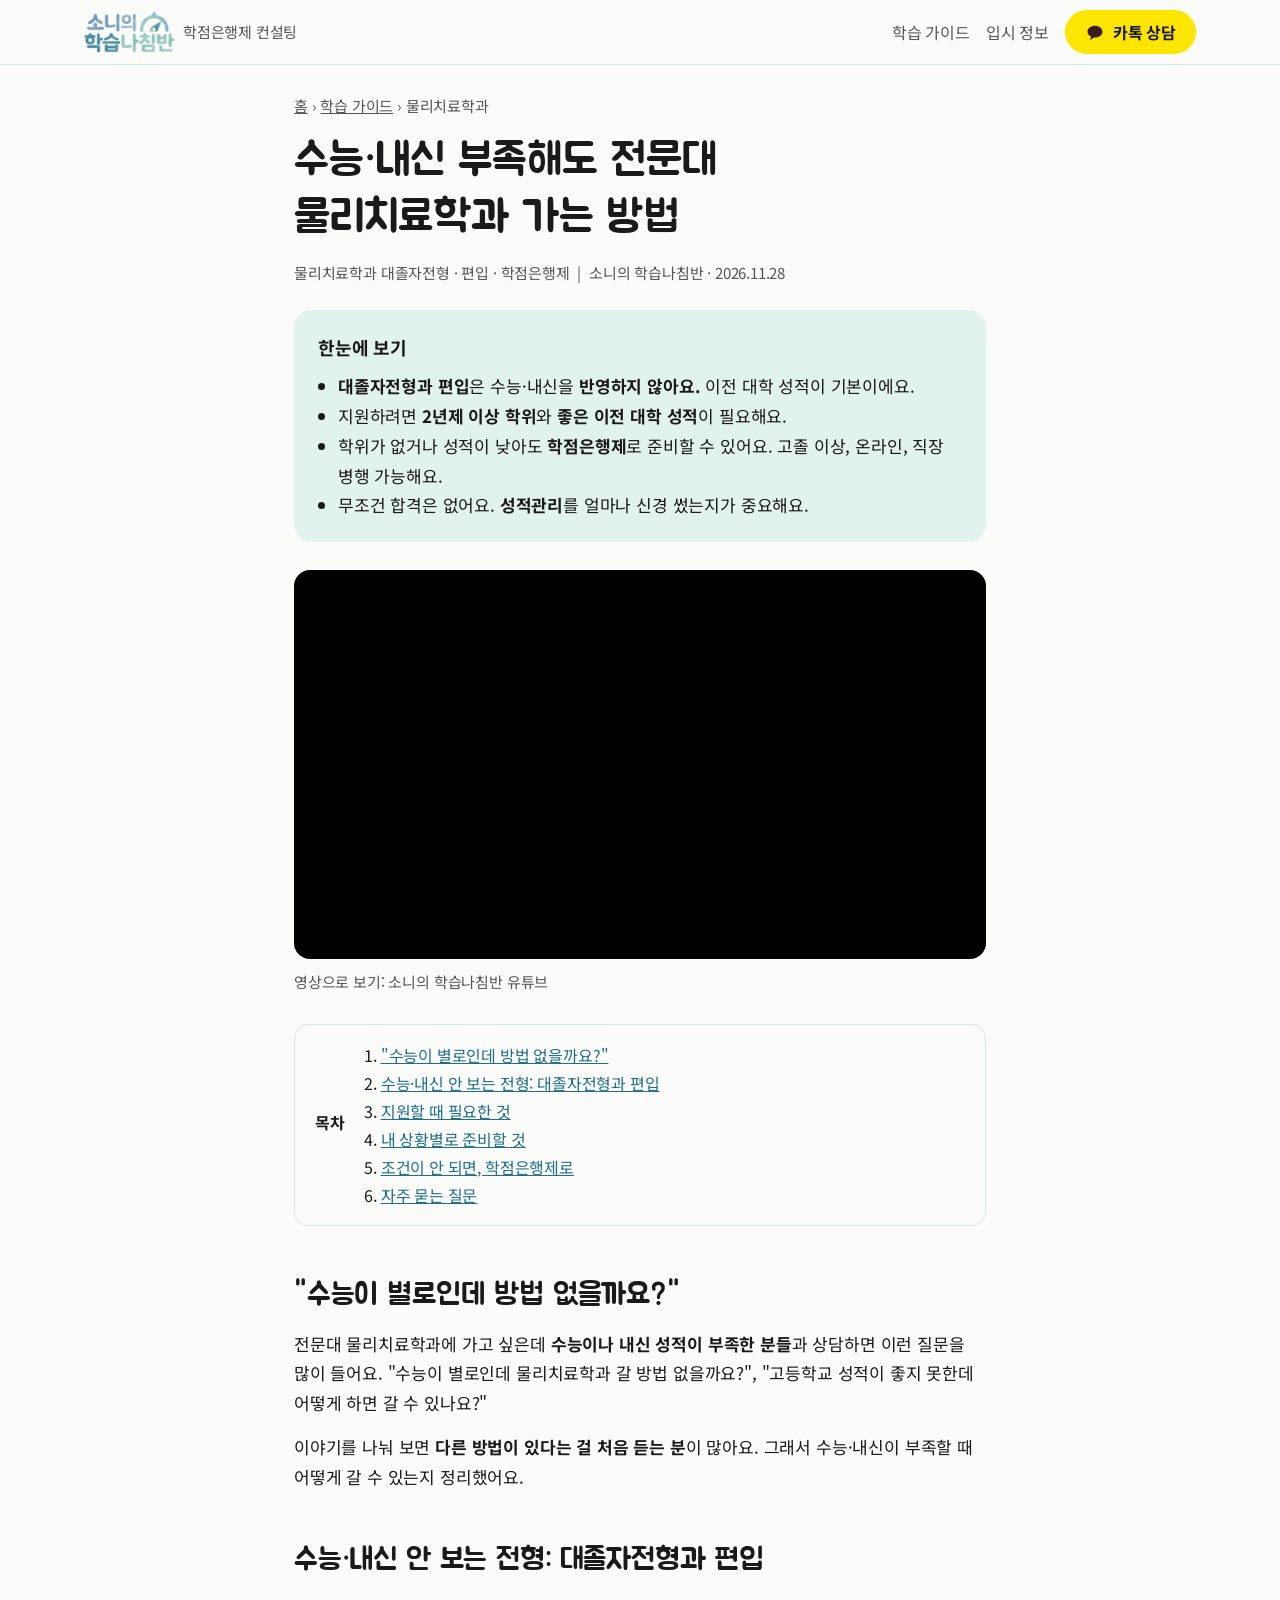
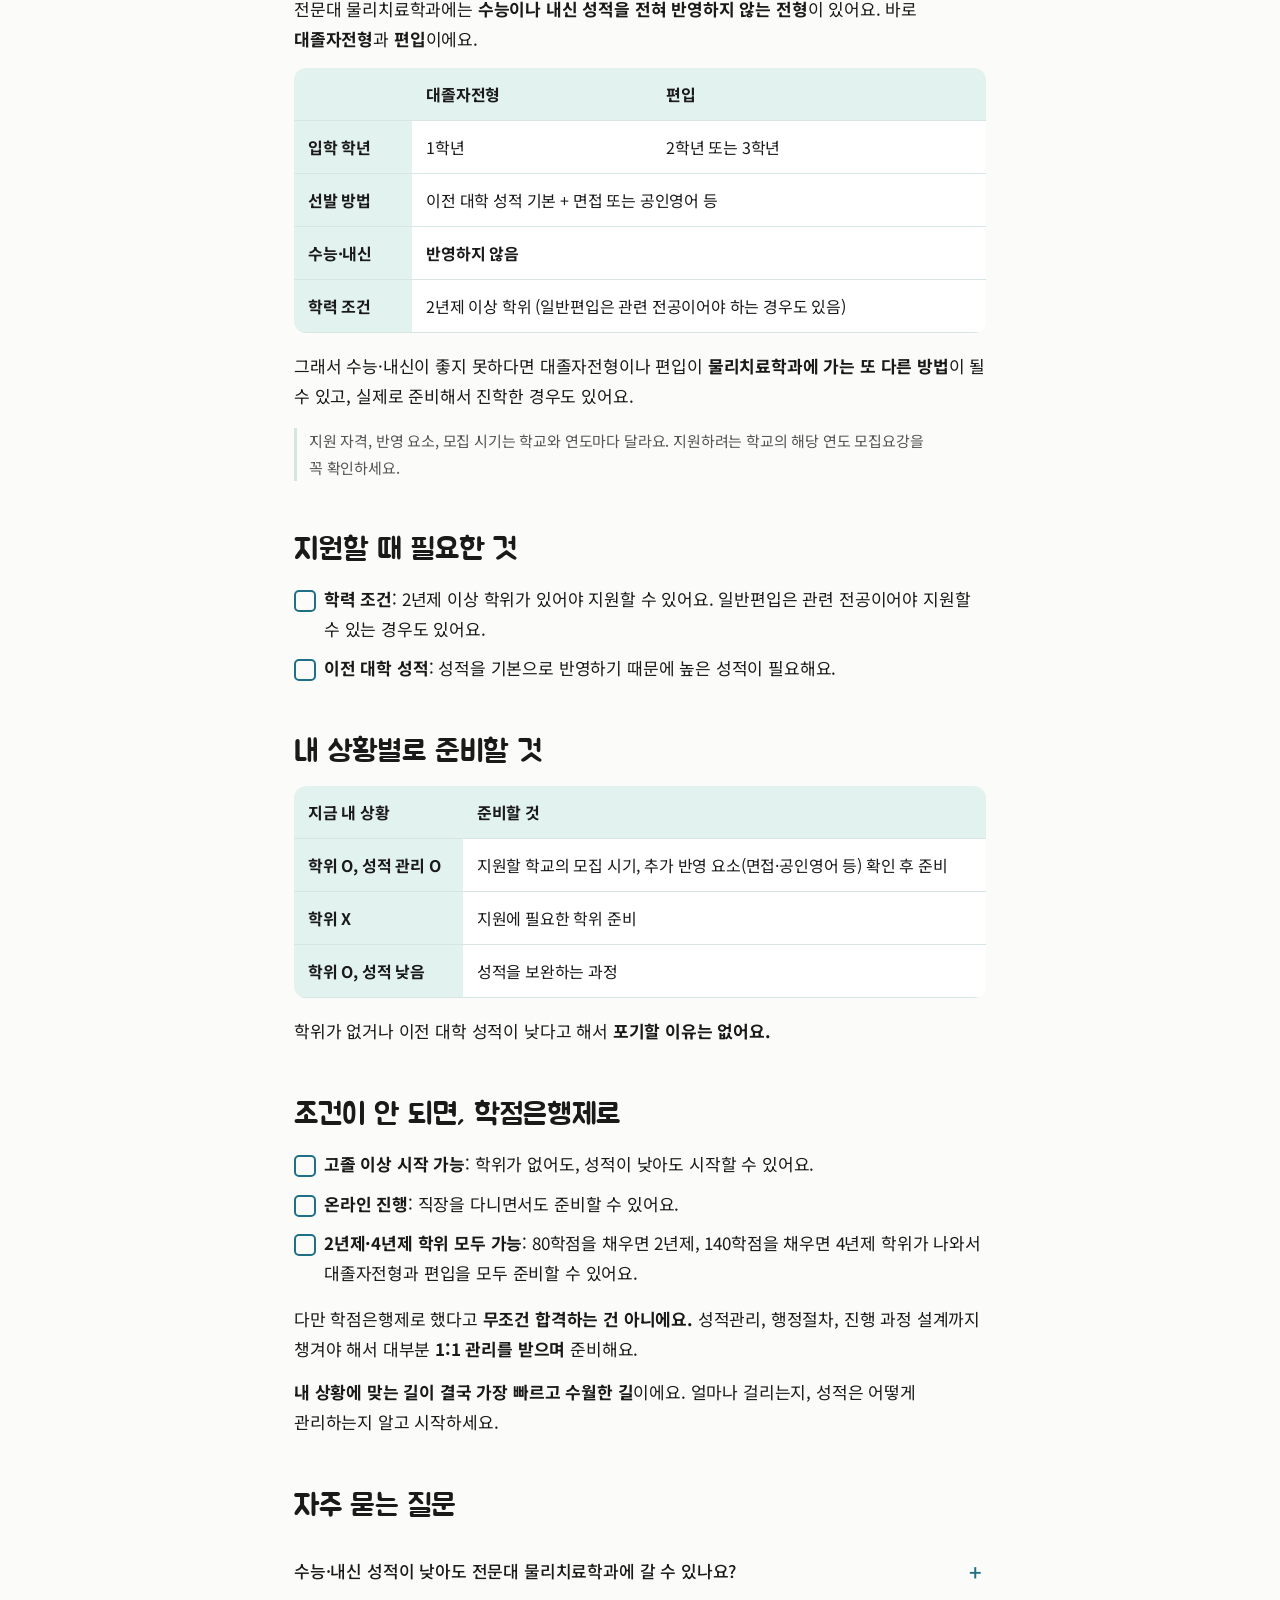
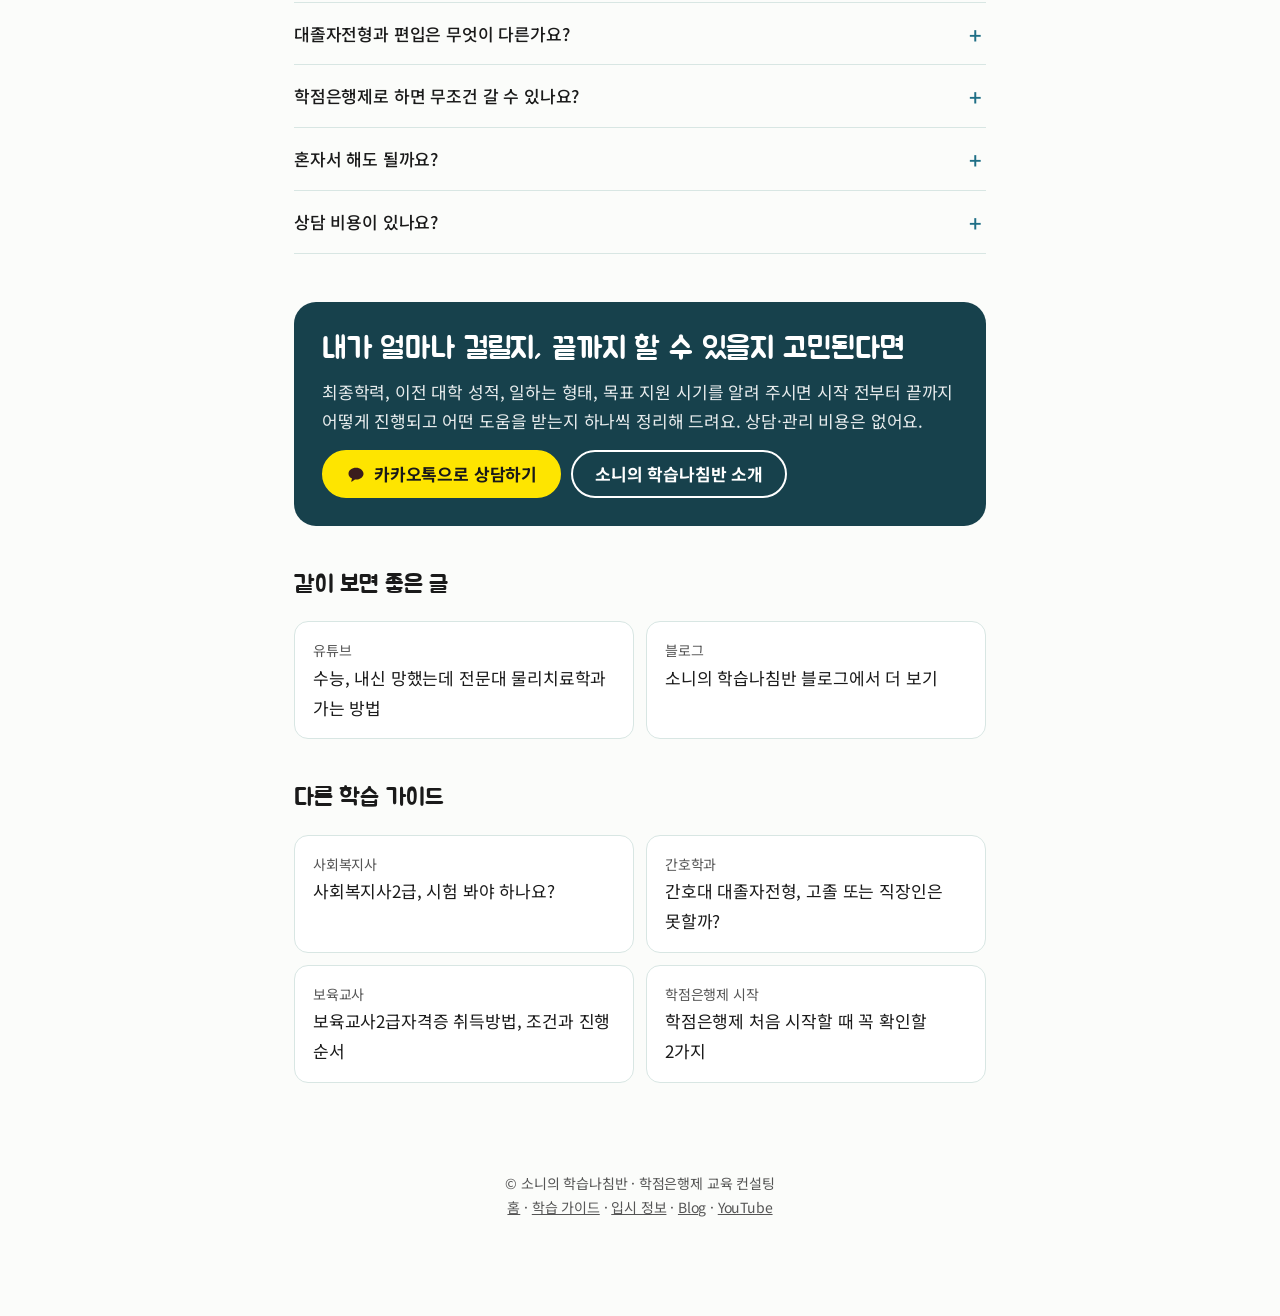
<file: guide/physical-therapy/index.html>
<!DOCTYPE html>
<html lang="ko">
<head>
<meta charset="utf-8">
<meta name="viewport" content="width=device-width, initial-scale=1">
<title>수능·내신 부족해도 전문대 물리치료학과 가는 방법 (대졸자전형·편입) | 소니의 학습나침반</title>
<meta name="description" content="수능이나 내신 성적이 부족해도 전문대 물리치료학과에 갈 수 있을까요? 수능·내신을 반영하지 않는 대졸자전형과 편입, 지원 조건, 학위·성적이 부족할 때 학점은행제로 준비하는 방법을 정리했습니다.">
<meta name="keywords" content="물리치료학과 대졸자전형, 물리치료학과 편입, 전문대 물리치료학과, 물리치료학과 수능 내신, 물리치료학과 학점은행제">
<link rel="canonical" href="https://sonkr0403.kr/guide/physical-therapy/">
<meta property="og:type" content="article">
<meta property="og:url" content="https://sonkr0403.kr/guide/physical-therapy/">
<meta property="og:title" content="수능·내신 부족해도 전문대 물리치료학과 가는 방법">
<meta property="og:description" content="수능·내신을 반영하지 않는 대졸자전형과 편입, 학점은행제로 준비하는 방법을 정리했습니다.">
<meta property="og:image" content="https://i.ytimg.com/vi/gRCDC0hoCjI/hqdefault.jpg">
<link rel="icon" href="data:image/svg+xml,%3Csvg xmlns='http://www.w3.org/2000/svg' viewBox='0 0 32 32'%3E%3Ccircle cx='16' cy='16' r='13' fill='%23fff' stroke='%231f6f86' stroke-width='3'/%3E%3Cpath d='M21 11l-3 7-7 3 3-7z' fill='%23f5a623'/%3E%3C/svg%3E">
<link rel="preconnect" href="https://fonts.googleapis.com">
<link href="https://fonts.googleapis.com/css2?family=Noto+Sans+KR:wght@400;500;700&family=Jua&display=swap" rel="stylesheet">
<link rel="stylesheet" href="/assets/guide.css">
<script type="application/ld+json">
{
  "@context": "https://schema.org",
  "@graph": [
    {
      "@type": "Article",
      "headline": "수능·내신 부족해도 전문대 물리치료학과 가는 방법",
      "description": "수능·내신을 반영하지 않는 대졸자전형과 편입, 지원 조건, 학점은행제로 학위와 성적을 준비하는 방법",
      "datePublished": "2026-11-28",
      "dateModified": "2026-11-28",
      "author": {"@type": "Organization", "name": "소니의 학습나침반", "url": "https://sonkr0403.kr/"},
      "publisher": {"@type": "Organization", "name": "소니의 학습나침반", "url": "https://sonkr0403.kr/"},
      "mainEntityOfPage": "https://sonkr0403.kr/guide/physical-therapy/",
      "image": "https://i.ytimg.com/vi/gRCDC0hoCjI/hqdefault.jpg"
    },
    {
      "@type": "FAQPage",
      "mainEntity": [
        {"@type": "Question", "name": "수능·내신 성적이 낮아도 전문대 물리치료학과에 갈 수 있나요?",
         "acceptedAnswer": {"@type": "Answer", "text": "대졸자전형과 편입은 수능이나 내신 성적을 반영하지 않고, 이전 대학 성적에 면접이나 공인영어 등을 더해 선발합니다. 그래서 수능·내신이 부족한 경우 이 두 전형이 또 다른 방법이 될 수 있습니다."}},
        {"@type": "Question", "name": "대졸자전형과 편입은 무엇이 다른가요?",
         "acceptedAnswer": {"@type": "Answer", "text": "여러 차이가 있지만 대표적으로 입학하는 학년이 다릅니다. 대졸자전형은 1학년으로 입학하고, 편입은 2학년 또는 3학년으로 편입학합니다."}},
        {"@type": "Question", "name": "학점은행제로 하면 무조건 갈 수 있나요?",
         "acceptedAnswer": {"@type": "Answer", "text": "무조건 간다고 할 수는 없습니다. 성적관리를 어떻게 했는지 등 달라질 수 있는 변수가 많아서, 준비하면서 얼마나 신경 썼는지가 중요합니다."}},
        {"@type": "Question", "name": "학점은행제를 혼자서 해도 되나요?",
         "acceptedAnswer": {"@type": "Answer", "text": "혼자서도 할 수 있지만 성적관리, 행정절차, 진행 과정 설계 등 혼자 하기 어려운 부분이 있어서 실제로 준비하는 분들 대부분이 1:1 관리를 받으며 준비합니다."}}
      ]
    }
  ]
}
</script>
</head>
<body>
<header><nav>
  <a class="brand" href="/"><img src="/assets/logo.png" alt="소니의 학습나침반" width="91" height="42"><small>학점은행제 컨설팅</small></a>
  <a class="navlink" href="/guide/">학습 가이드</a>
  <a class="navlink" href="/admission/">입시 정보</a>
  <a class="btn main kakao" href="https://open.kakao.com/o/su1qPkUd" target="_blank" rel="noopener">카톡 상담</a>
</nav></header>

<main>
  <div class="crumb"><a href="/">홈</a> › <a href="/guide/">학습 가이드</a> › 물리치료학과</div>
  <h1>수능·내신 부족해도 전문대 물리치료학과 가는 방법</h1>
  <p class="meta">물리치료학과 대졸자전형 · 편입 · 학점은행제 &nbsp;|&nbsp; 소니의 학습나침반 · 2026.11.28</p>

  <div class="summary">
    <b>한눈에 보기</b>
    <ul>
      <li><strong>대졸자전형과 편입</strong>은 수능·내신을 <strong>반영하지 않아요.</strong> 이전 대학 성적이 기본이에요.</li>
      <li>지원하려면 <strong>2년제 이상 학위</strong>와 <strong>좋은 이전 대학 성적</strong>이 필요해요.</li>
      <li>학위가 없거나 성적이 낮아도 <strong>학점은행제</strong>로 준비할 수 있어요. 고졸 이상, 온라인, 직장 병행 가능해요.</li>
      <li>무조건 합격은 없어요. <strong>성적관리</strong>를 얼마나 신경 썼는지가 중요해요.</li>
    </ul>
  </div>

  <div class="video"><iframe src="https://www.youtube-nocookie.com/embed/gRCDC0hoCjI" title="수능, 내신 망했는데 전문대 물리치료학과 가는 방법" loading="lazy" allow="accelerometer; encrypted-media; gyroscope; picture-in-picture" allowfullscreen></iframe></div>
  <p class="cap">영상으로 보기: 소니의 학습나침반 유튜브</p>

  <nav class="toc" aria-label="목차">
    <b>목차</b>
    <ol>
      <li><a href="#question">"수능이 별로인데 방법 없을까요?"</a></li>
      <li><a href="#tracks">수능·내신 안 보는 전형: 대졸자전형과 편입</a></li>
      <li><a href="#requirements">지원할 때 필요한 것</a></li>
      <li><a href="#my-case">내 상황별로 준비할 것</a></li>
      <li><a href="#cbs">조건이 안 되면, 학점은행제로</a></li>
      <li><a href="#faq">자주 묻는 질문</a></li>
    </ol>
  </nav>

  <article>
    <h2 id="question">"수능이 별로인데 방법 없을까요?"</h2>
    <p>전문대 물리치료학과에 가고 싶은데 <strong>수능이나 내신 성적이 부족한 분들</strong>과 상담하면 이런 질문을 많이 들어요. "수능이 별로인데 물리치료학과 갈 방법 없을까요?", "고등학교 성적이 좋지 못한데 어떻게 하면 갈 수 있나요?"</p>
    <p>이야기를 나눠 보면 <strong>다른 방법이 있다는 걸 처음 듣는 분</strong>이 많아요. 그래서 수능·내신이 부족할 때 어떻게 갈 수 있는지 정리했어요.</p>

    <h2 id="tracks">수능·내신 안 보는 전형: 대졸자전형과 편입</h2>
    <p>전문대 물리치료학과에는 <strong>수능이나 내신 성적을 전혀 반영하지 않는 전형</strong>이 있어요. 바로 <strong>대졸자전형</strong>과 <strong>편입</strong>이에요.</p>
    <div class="tbl"><table>
      <thead><tr><th></th><th>대졸자전형</th><th>편입</th></tr></thead>
      <tbody>
        <tr><th>입학 학년</th><td>1학년</td><td>2학년 또는 3학년</td></tr>
        <tr><th>선발 방법</th><td colspan="2">이전 대학 성적 기본 + 면접 또는 공인영어 등</td></tr>
        <tr><th>수능·내신</th><td colspan="2"><strong>반영하지 않음</strong></td></tr>
        <tr><th>학력 조건</th><td colspan="2">2년제 이상 학위 (일반편입은 관련 전공이어야 하는 경우도 있음)</td></tr>
      </tbody>
    </table></div>
    <p>그래서 수능·내신이 좋지 못하다면 대졸자전형이나 편입이 <strong>물리치료학과에 가는 또 다른 방법</strong>이 될 수 있고, 실제로 준비해서 진학한 경우도 있어요.</p>
    <p class="note">지원 자격, 반영 요소, 모집 시기는 학교와 연도마다 달라요. 지원하려는 학교의 해당 연도 모집요강을 꼭 확인하세요.</p>

    <h2 id="requirements">지원할 때 필요한 것</h2>
    <ul class="check">
      <li><strong>학력 조건</strong>: 2년제 이상 학위가 있어야 지원할 수 있어요. 일반편입은 관련 전공이어야 지원할 수 있는 경우도 있어요.</li>
      <li><strong>이전 대학 성적</strong>: 성적을 기본으로 반영하기 때문에 높은 성적이 필요해요.</li>
    </ul>

    <h2 id="my-case">내 상황별로 준비할 것</h2>
    <div class="tbl"><table>
      <thead><tr><th>지금 내 상황</th><th>준비할 것</th></tr></thead>
      <tbody>
        <tr><th>학위 O, 성적 관리 O</th><td>지원할 학교의 모집 시기, 추가 반영 요소(면접·공인영어 등) 확인 후 준비</td></tr>
        <tr><th>학위 X</th><td>지원에 필요한 학위 준비</td></tr>
        <tr><th>학위 O, 성적 낮음</th><td>성적을 보완하는 과정</td></tr>
      </tbody>
    </table></div>
    <p>학위가 없거나 이전 대학 성적이 낮다고 해서 <strong>포기할 이유는 없어요.</strong></p>

    <h2 id="cbs">조건이 안 되면, 학점은행제로</h2>
    <ul class="check">
      <li><strong>고졸 이상 시작 가능</strong>: 학위가 없어도, 성적이 낮아도 시작할 수 있어요.</li>
      <li><strong>온라인 진행</strong>: 직장을 다니면서도 준비할 수 있어요.</li>
      <li><strong>2년제·4년제 학위 모두 가능</strong>: 80학점을 채우면 2년제, 140학점을 채우면 4년제 학위가 나와서 대졸자전형과 편입을 모두 준비할 수 있어요.</li>
    </ul>
    <p>다만 학점은행제로 했다고 <strong>무조건 합격하는 건 아니에요.</strong> 성적관리, 행정절차, 진행 과정 설계까지 챙겨야 해서 대부분 <strong>1:1 관리를 받으며</strong> 준비해요.</p>
    <p><strong>내 상황에 맞는 길이 결국 가장 빠르고 수월한 길</strong>이에요. 얼마나 걸리는지, 성적은 어떻게 관리하는지 알고 시작하세요.</p>

    <h2 id="faq">자주 묻는 질문</h2>
    <details><summary>수능·내신 성적이 낮아도 전문대 물리치료학과에 갈 수 있나요?</summary><p>대졸자전형과 편입은 수능·내신을 반영하지 않고, 이전 대학 성적에 면접이나 공인영어 등을 더해 선발해요. 수능·내신이 부족하다면 또 다른 방법이 될 수 있어요.</p></details>
    <details><summary>대졸자전형과 편입은 무엇이 다른가요?</summary><p>대표적으로 입학 학년이 달라요. 대졸자전형은 1학년, 편입은 2학년 또는 3학년으로 들어가요.</p></details>
    <details><summary>학점은행제로 하면 무조건 갈 수 있나요?</summary><p>무조건이라고 할 수는 없어요. 성적관리를 어떻게 했는지 등 변수가 많아서, 준비하면서 얼마나 신경 썼는지가 중요해요.</p></details>
    <details><summary>혼자서 해도 될까요?</summary><p>할 수는 있지만 성적관리, 행정절차, 진행 과정 설계 등 혼자 하기 어려운 부분이 있어서 대부분 1:1 관리를 받으며 준비해요.</p></details>
    <details><summary>상담 비용이 있나요?</summary><p>상담과 학습 관리에는 별도의 비용이 없습니다.</p></details>
  </article>

  <section class="cta">
    <h2>내가 얼마나 걸릴지, 끝까지 할 수 있을지 고민된다면</h2>
    <p>최종학력, 이전 대학 성적, 일하는 형태, 목표 지원 시기를 알려 주시면 시작 전부터 끝까지 어떻게 진행되고 어떤 도움을 받는지 하나씩 정리해 드려요. 상담·관리 비용은 없어요.</p>
    <div class="row">
      <a class="btn main" href="https://open.kakao.com/o/su1qPkUd" target="_blank" rel="noopener">카카오톡으로 상담하기</a>
      <a class="btn line" href="/">소니의 학습나침반 소개</a>
    </div>
  </section>

  <h2 style="font-size:24px;margin:44px 0 0">같이 보면 좋은 글</h2>
  <div class="more">
    <a href="https://www.youtube.com/watch?v=gRCDC0hoCjI" target="_blank" rel="noopener"><small>유튜브</small>수능, 내신 망했는데 전문대 물리치료학과 가는 방법</a>
    <a href="https://blog.naver.com/sonkr0403" target="_blank" rel="noopener"><small>블로그</small>소니의 학습나침반 블로그에서 더 보기</a>
  </div>

  <!-- guides:start -->
  <h2 style="font-size:24px;margin:44px 0 0">다른 학습 가이드</h2>
  <div class="more">
    <a href="/guide/social-worker-exam/"><small>사회복지사</small>사회복지사2급, 시험 봐야 하나요?</a>
    <a href="/guide/nursing-graduate-track/"><small>간호학과</small>간호대 대졸자전형, 고졸 또는 직장인은 못할까?</a>
    <a href="/guide/childcare-teacher/"><small>보육교사</small>보육교사2급자격증 취득방법, 조건과 진행 순서</a>
    <a href="/guide/how-to-start/"><small>학점은행제 시작</small>학점은행제 처음 시작할 때 꼭 확인할 2가지</a>
  </div>
  <!-- guides:end -->
</main>

<footer>© 소니의 학습나침반 · 학점은행제 교육 컨설팅<br><a href="/">홈</a> · <a href="/guide/">학습 가이드</a> · <a href="/admission/">입시 정보</a> · <a href="https://blog.naver.com/sonkr0403" target="_blank" rel="noopener">Blog</a> · <a href="https://www.youtube.com/@sonkr0403" target="_blank" rel="noopener">YouTube</a></footer>
</body>
</html>
</file>
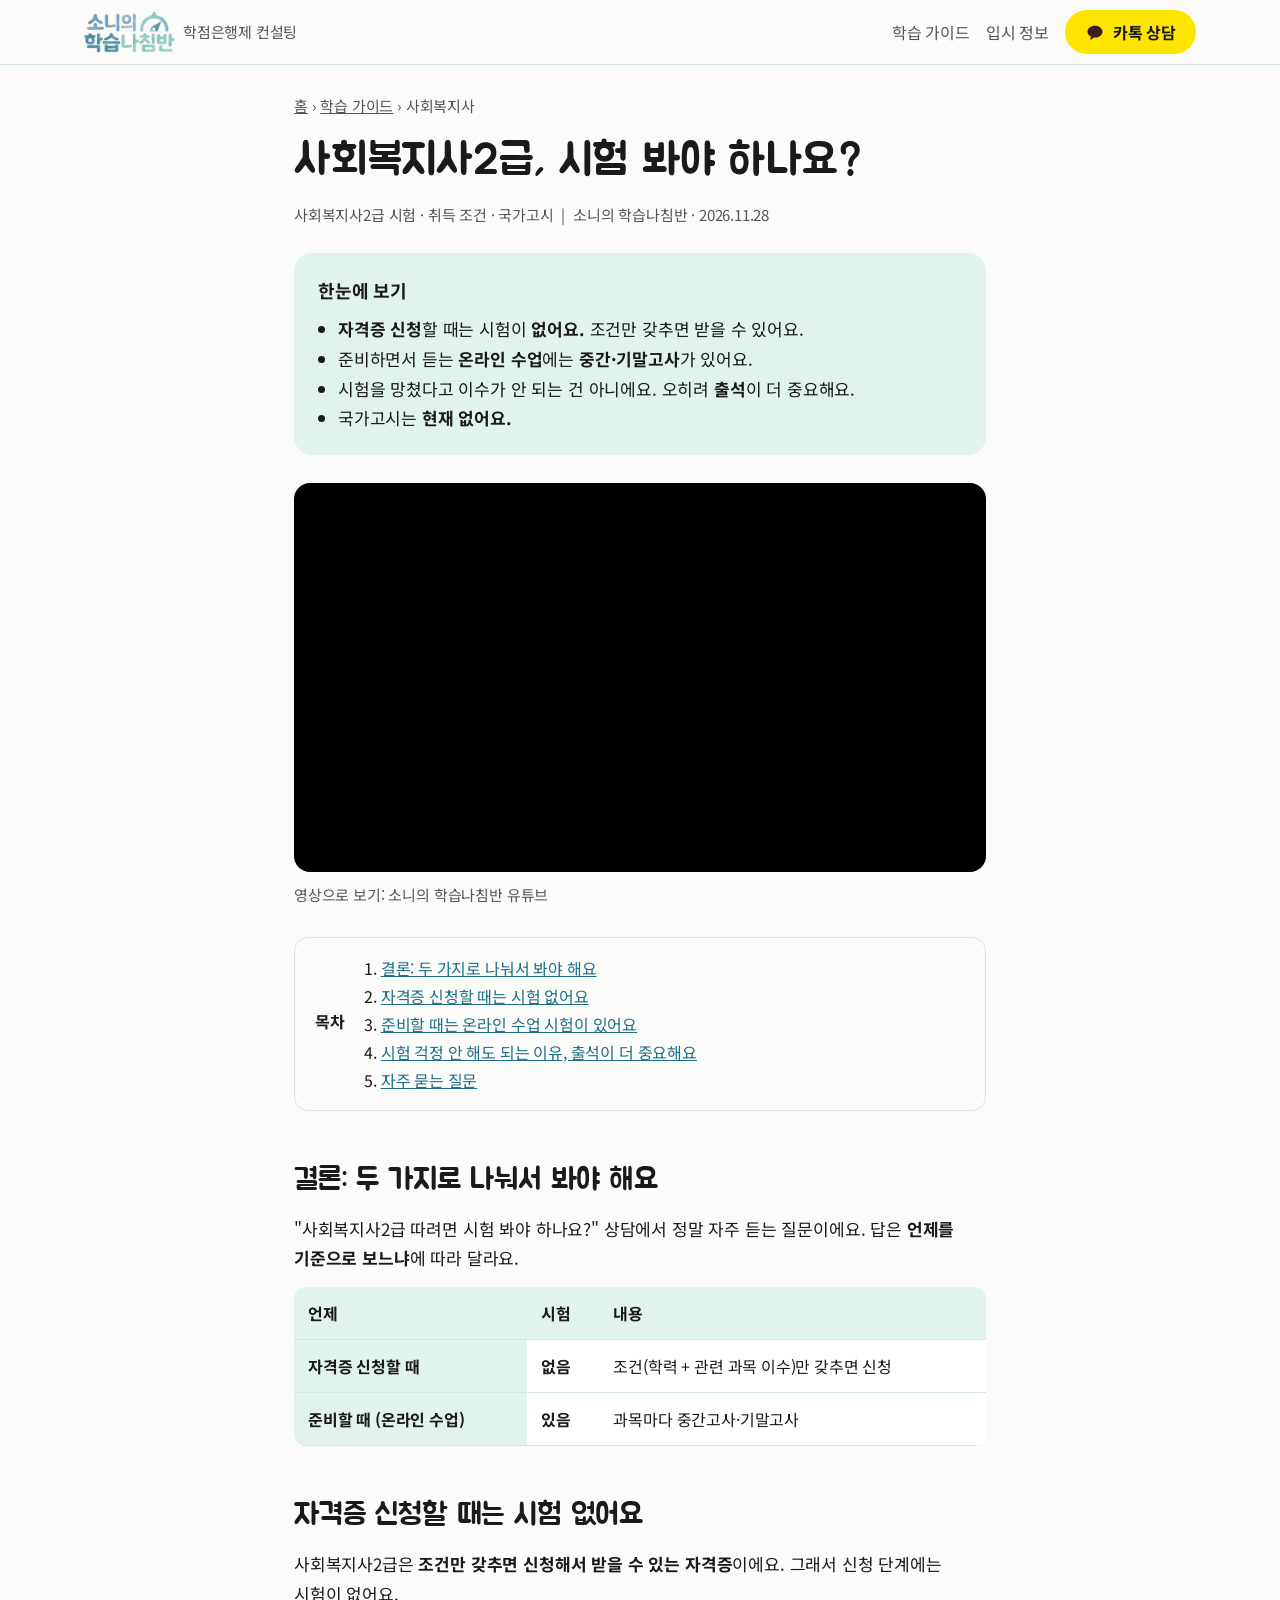
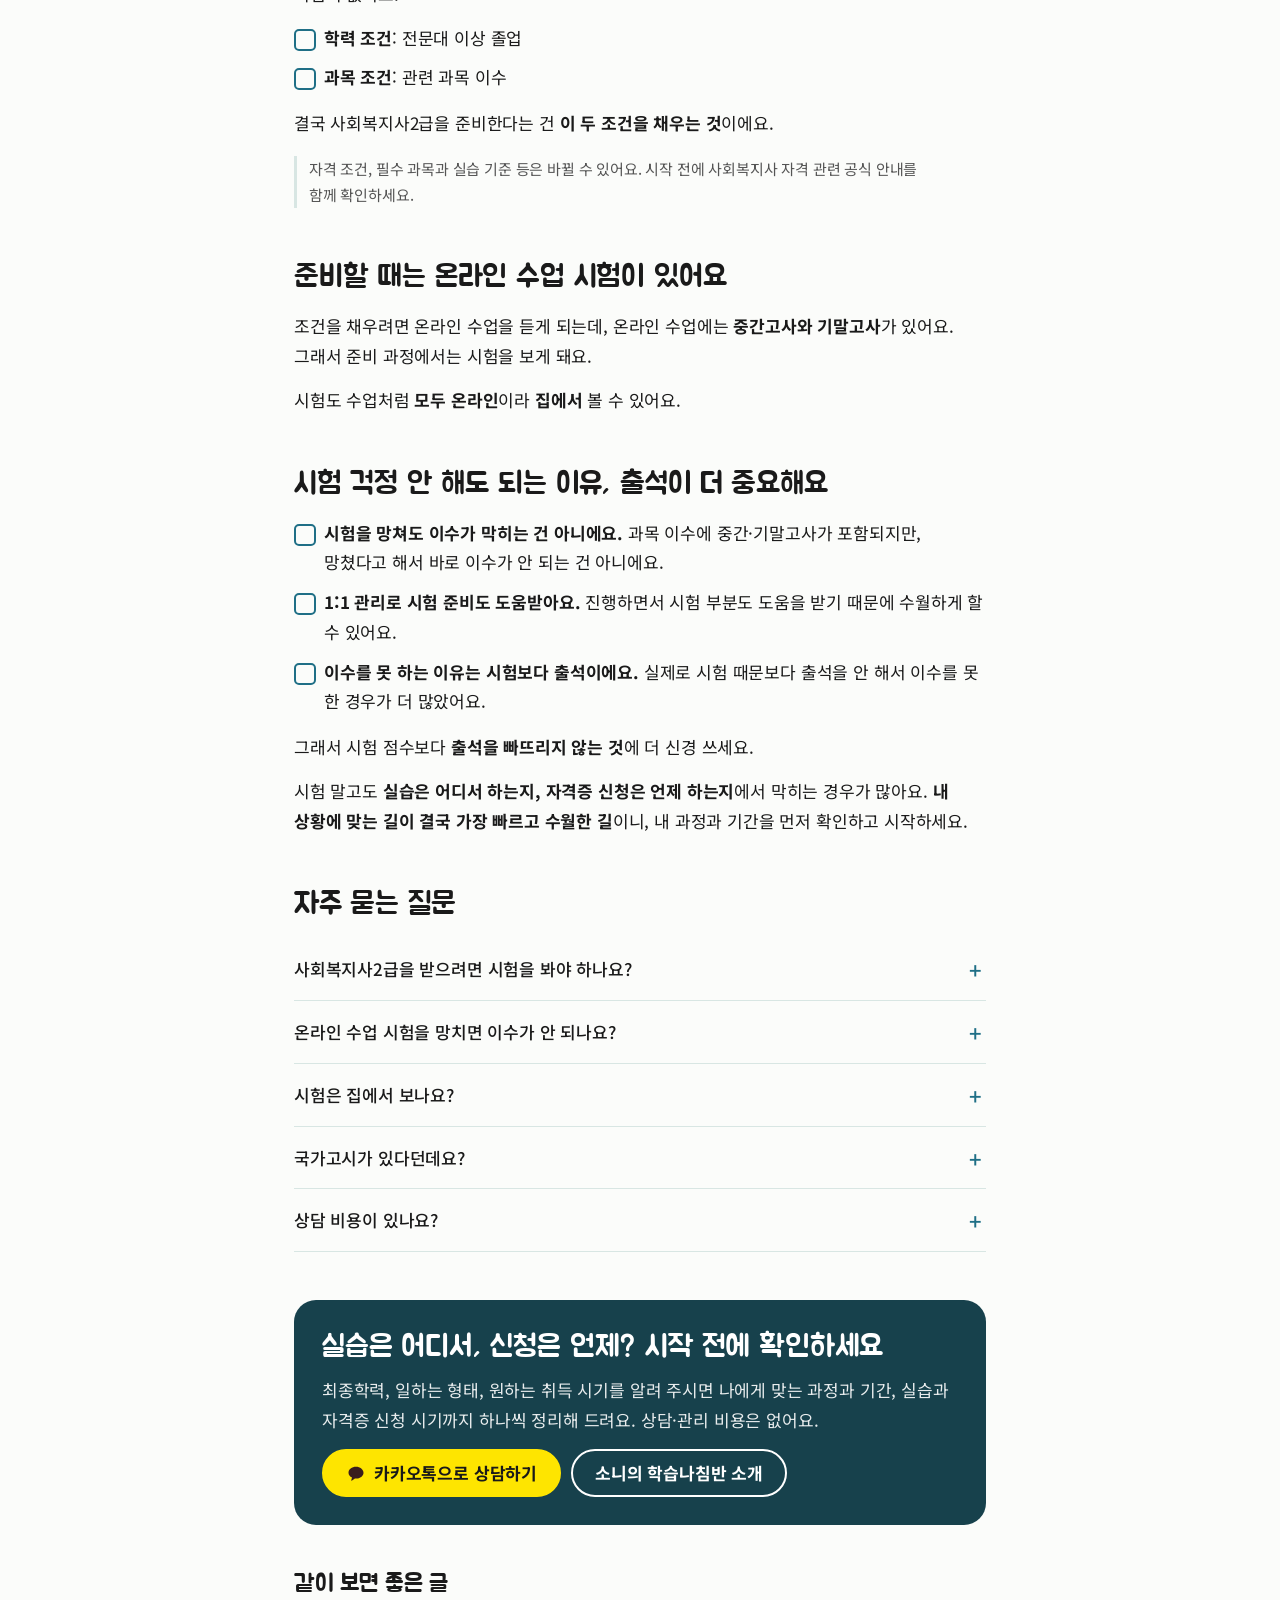
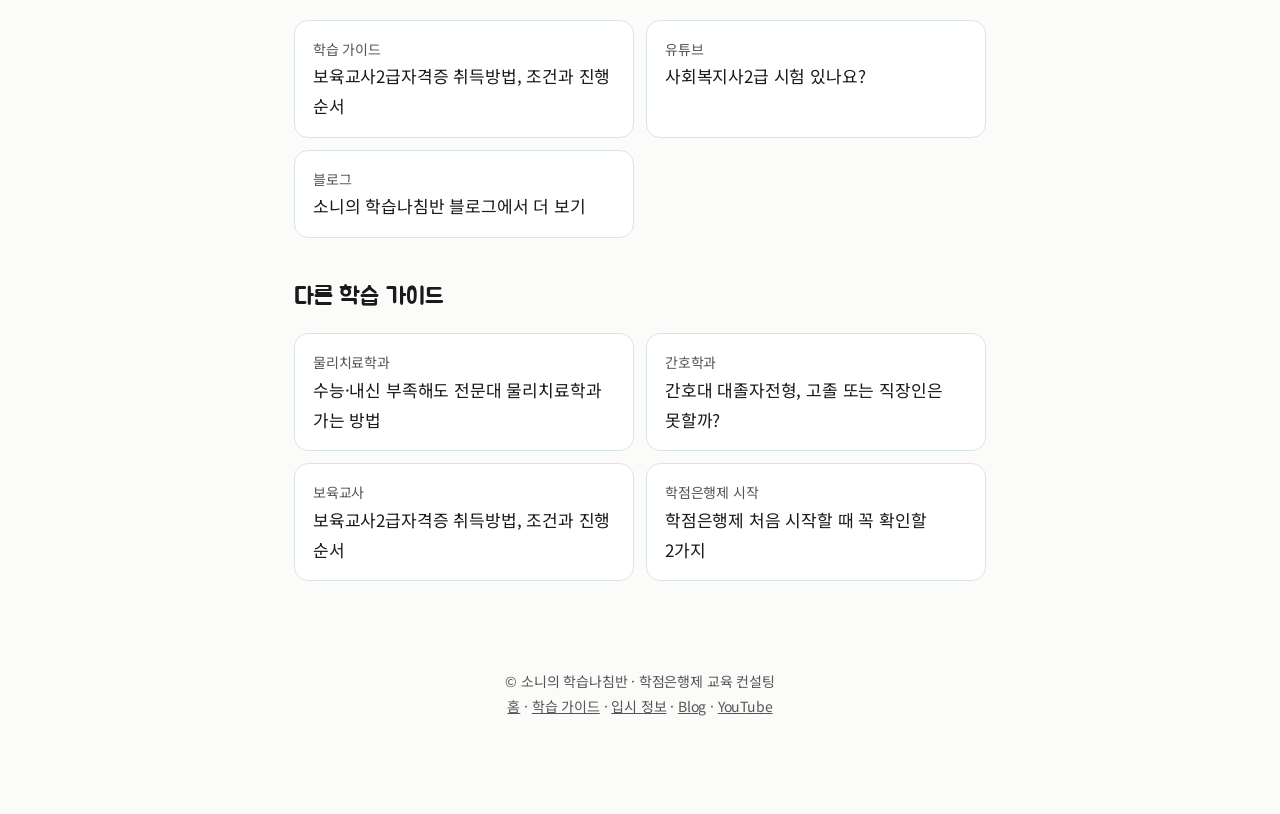
<file: guide/social-worker-exam/index.html>
<!DOCTYPE html>
<html lang="ko">
<head>
<meta charset="utf-8">
<meta name="viewport" content="width=device-width, initial-scale=1">
<title>사회복지사2급, 시험 봐야 하나요? (자격 조건·온라인 수업 시험) | 소니의 학습나침반</title>
<meta name="description" content="사회복지사2급 따려면 시험을 봐야 할까요? 자격증 신청 조건에는 시험이 없지만 온라인 수업에는 중간·기말고사가 있어요. 시험보다 중요한 출석, 국가고시 여부까지 정리했습니다.">
<meta name="keywords" content="사회복지사2급 시험, 사회복지사2급 국가고시, 사회복지사2급 취득 조건, 사회복지사 온라인 수업 시험, 사회복지사2급 학점은행제">
<link rel="canonical" href="https://sonkr0403.kr/guide/social-worker-exam/">
<meta property="og:type" content="article">
<meta property="og:url" content="https://sonkr0403.kr/guide/social-worker-exam/">
<meta property="og:title" content="사회복지사2급, 시험 봐야 하나요?">
<meta property="og:description" content="자격증 신청엔 시험이 없고, 온라인 수업엔 시험이 있어요. 걱정하지 않아도 되는 이유를 정리했습니다.">
<meta property="og:image" content="https://i.ytimg.com/vi/6sfqQuopuBE/hqdefault.jpg">
<link rel="icon" href="data:image/svg+xml,%3Csvg xmlns='http://www.w3.org/2000/svg' viewBox='0 0 32 32'%3E%3Ccircle cx='16' cy='16' r='13' fill='%23fff' stroke='%231f6f86' stroke-width='3'/%3E%3Cpath d='M21 11l-3 7-7 3 3-7z' fill='%23f5a623'/%3E%3C/svg%3E">
<link rel="preconnect" href="https://fonts.googleapis.com">
<link href="https://fonts.googleapis.com/css2?family=Noto+Sans+KR:wght@400;500;700&family=Jua&display=swap" rel="stylesheet">
<link rel="stylesheet" href="/assets/guide.css">
<script type="application/ld+json">
{
  "@context": "https://schema.org",
  "@graph": [
    {
      "@type": "Article",
      "headline": "사회복지사2급, 시험 봐야 하나요?",
      "description": "사회복지사2급 자격 조건과 시험 여부, 온라인 수업 시험과 출석, 국가고시 여부",
      "datePublished": "2026-11-28",
      "dateModified": "2026-11-28",
      "author": {"@type": "Organization", "name": "소니의 학습나침반", "url": "https://sonkr0403.kr/"},
      "publisher": {"@type": "Organization", "name": "소니의 학습나침반", "url": "https://sonkr0403.kr/"},
      "mainEntityOfPage": "https://sonkr0403.kr/guide/social-worker-exam/",
      "image": "https://i.ytimg.com/vi/6sfqQuopuBE/hqdefault.jpg"
    },
    {
      "@type": "FAQPage",
      "mainEntity": [
        {"@type": "Question", "name": "사회복지사2급을 받으려면 시험을 봐야 하나요?",
         "acceptedAnswer": {"@type": "Answer", "text": "자격증을 신청할 때는 시험이 없습니다. 전문대 이상 졸업과 관련 과목 이수, 두 조건만 갖추면 신청해서 받을 수 있습니다. 다만 준비 과정의 온라인 수업에는 중간고사와 기말고사가 있습니다."}},
        {"@type": "Question", "name": "온라인 수업 시험을 망치면 과목 이수가 안 되나요?",
         "acceptedAnswer": {"@type": "Answer", "text": "시험을 망쳤다고 해서 과목 이수가 안 되는 것은 아닙니다. 실제로는 시험보다 출석을 하지 않아 이수하지 못한 경우가 더 많아서, 출석에 더 신경 써야 합니다."}},
        {"@type": "Question", "name": "시험은 집에서 보나요?",
         "acceptedAnswer": {"@type": "Answer", "text": "네. 온라인 수업은 시험까지 모두 온라인으로 진행되기 때문에 집에서 볼 수 있습니다."}},
        {"@type": "Question", "name": "사회복지사2급 국가고시가 있나요?",
         "acceptedAnswer": {"@type": "Answer", "text": "국가고시 도입 관련 법안이 국회에 발의된 적은 있지만 폐기되어, 현재는 국가고시 없이 조건만 갖추면 받을 수 있습니다."}}
      ]
    }
  ]
}
</script>
</head>
<body>
<header><nav>
  <a class="brand" href="/"><img src="/assets/logo.png" alt="소니의 학습나침반" width="91" height="42"><small>학점은행제 컨설팅</small></a>
  <a class="navlink" href="/guide/">학습 가이드</a>
  <a class="navlink" href="/admission/">입시 정보</a>
  <a class="btn main kakao" href="https://open.kakao.com/o/su1qPkUd" target="_blank" rel="noopener">카톡 상담</a>
</nav></header>

<main>
  <div class="crumb"><a href="/">홈</a> › <a href="/guide/">학습 가이드</a> › 사회복지사</div>
  <h1>사회복지사2급, 시험 봐야 하나요?</h1>
  <p class="meta">사회복지사2급 시험 · 취득 조건 · 국가고시 &nbsp;|&nbsp; 소니의 학습나침반 · 2026.11.28</p>

  <div class="summary">
    <b>한눈에 보기</b>
    <ul>
      <li><strong>자격증 신청</strong>할 때는 시험이 <strong>없어요.</strong> 조건만 갖추면 받을 수 있어요.</li>
      <li>준비하면서 듣는 <strong>온라인 수업</strong>에는 <strong>중간·기말고사</strong>가 있어요.</li>
      <li>시험을 망쳤다고 이수가 안 되는 건 아니에요. 오히려 <strong>출석</strong>이 더 중요해요.</li>
      <li>국가고시는 <strong>현재 없어요.</strong></li>
    </ul>
  </div>

  <div class="video"><iframe src="https://www.youtube-nocookie.com/embed/6sfqQuopuBE" title="사회복지사2급 시험 있나요?" loading="lazy" allow="accelerometer; encrypted-media; gyroscope; picture-in-picture" allowfullscreen></iframe></div>
  <p class="cap">영상으로 보기: 소니의 학습나침반 유튜브</p>

  <nav class="toc" aria-label="목차">
    <b>목차</b>
    <ol>
      <li><a href="#answer">결론: 두 가지로 나눠서 봐야 해요</a></li>
      <li><a href="#apply">자격증 신청할 때는 시험 없어요</a></li>
      <li><a href="#study">준비할 때는 온라인 수업 시험이 있어요</a></li>
      <li><a href="#attendance">시험 걱정 안 해도 되는 이유, 출석이 더 중요해요</a></li>
      <li><a href="#faq">자주 묻는 질문</a></li>
    </ol>
  </nav>

  <article>
    <h2 id="answer">결론: 두 가지로 나눠서 봐야 해요</h2>
    <p>"사회복지사2급 따려면 시험 봐야 하나요?" 상담에서 정말 자주 듣는 질문이에요. 답은 <strong>언제를 기준으로 보느냐</strong>에 따라 달라요.</p>
    <div class="tbl"><table>
      <thead><tr><th>언제</th><th>시험</th><th>내용</th></tr></thead>
      <tbody>
        <tr><th>자격증 신청할 때</th><td><strong>없음</strong></td><td>조건(학력 + 관련 과목 이수)만 갖추면 신청</td></tr>
        <tr><th>준비할 때 (온라인 수업)</th><td><strong>있음</strong></td><td>과목마다 중간고사·기말고사</td></tr>
      </tbody>
    </table></div>

    <h2 id="apply">자격증 신청할 때는 시험 없어요</h2>
    <p>사회복지사2급은 <strong>조건만 갖추면 신청해서 받을 수 있는 자격증</strong>이에요. 그래서 신청 단계에는 시험이 없어요.</p>
    <ul class="check">
      <li><strong>학력 조건</strong>: 전문대 이상 졸업</li>
      <li><strong>과목 조건</strong>: 관련 과목 이수</li>
    </ul>
    <p>결국 사회복지사2급을 준비한다는 건 <strong>이 두 조건을 채우는 것</strong>이에요.</p>
    <p class="note">자격 조건, 필수 과목과 실습 기준 등은 바뀔 수 있어요. 시작 전에 사회복지사 자격 관련 공식 안내를 함께 확인하세요.</p>

    <h2 id="study">준비할 때는 온라인 수업 시험이 있어요</h2>
    <p>조건을 채우려면 온라인 수업을 듣게 되는데, 온라인 수업에는 <strong>중간고사와 기말고사</strong>가 있어요. 그래서 준비 과정에서는 시험을 보게 돼요.</p>
    <p>시험도 수업처럼 <strong>모두 온라인</strong>이라 <strong>집에서</strong> 볼 수 있어요.</p>

    <h2 id="attendance">시험 걱정 안 해도 되는 이유, 출석이 더 중요해요</h2>
    <ul class="check">
      <li><strong>시험을 망쳐도 이수가 막히는 건 아니에요.</strong> 과목 이수에 중간·기말고사가 포함되지만, 망쳤다고 해서 바로 이수가 안 되는 건 아니에요.</li>
      <li><strong>1:1 관리로 시험 준비도 도움받아요.</strong> 진행하면서 시험 부분도 도움을 받기 때문에 수월하게 할 수 있어요.</li>
      <li><strong>이수를 못 하는 이유는 시험보다 출석이에요.</strong> 실제로 시험 때문보다 출석을 안 해서 이수를 못 한 경우가 더 많았어요.</li>
    </ul>
    <p>그래서 시험 점수보다 <strong>출석을 빠뜨리지 않는 것</strong>에 더 신경 쓰세요.</p>
    <p>시험 말고도 <strong>실습은 어디서 하는지, 자격증 신청은 언제 하는지</strong>에서 막히는 경우가 많아요. <strong>내 상황에 맞는 길이 결국 가장 빠르고 수월한 길</strong>이니, 내 과정과 기간을 먼저 확인하고 시작하세요.</p>

    <h2 id="faq">자주 묻는 질문</h2>
    <details><summary>사회복지사2급을 받으려면 시험을 봐야 하나요?</summary><p>자격증 신청할 때는 시험이 없어요. 전문대 이상 졸업과 관련 과목 이수만 갖추면 돼요. 다만 준비 과정의 온라인 수업에는 중간·기말고사가 있어요.</p></details>
    <details><summary>온라인 수업 시험을 망치면 이수가 안 되나요?</summary><p>망쳤다고 해서 이수가 안 되는 건 아니에요. 실제로는 출석을 안 해서 이수를 못 한 경우가 더 많아서, 출석에 더 신경 써야 해요.</p></details>
    <details><summary>시험은 집에서 보나요?</summary><p>네. 온라인 수업은 시험까지 모두 온라인이라 집에서 볼 수 있어요.</p></details>
    <details><summary>국가고시가 있다던데요?</summary><p>국가고시 도입 관련 법안이 국회에 발의된 적은 있지만 폐기됐어요. 현재는 국가고시 없이 조건만 갖추면 받을 수 있어요.</p></details>
    <details><summary>상담 비용이 있나요?</summary><p>상담과 학습 관리에는 별도의 비용이 없습니다.</p></details>
  </article>

  <section class="cta">
    <h2>실습은 어디서, 신청은 언제? 시작 전에 확인하세요</h2>
    <p>최종학력, 일하는 형태, 원하는 취득 시기를 알려 주시면 나에게 맞는 과정과 기간, 실습과 자격증 신청 시기까지 하나씩 정리해 드려요. 상담·관리 비용은 없어요.</p>
    <div class="row">
      <a class="btn main" href="https://open.kakao.com/o/su1qPkUd" target="_blank" rel="noopener">카카오톡으로 상담하기</a>
      <a class="btn line" href="/">소니의 학습나침반 소개</a>
    </div>
  </section>

  <h2 style="font-size:24px;margin:44px 0 0">같이 보면 좋은 글</h2>
  <div class="more">
    <a href="/guide/childcare-teacher/"><small>학습 가이드</small>보육교사2급자격증 취득방법, 조건과 진행 순서</a>
    <a href="https://www.youtube.com/watch?v=6sfqQuopuBE" target="_blank" rel="noopener"><small>유튜브</small>사회복지사2급 시험 있나요?</a>
    <a href="https://blog.naver.com/sonkr0403" target="_blank" rel="noopener"><small>블로그</small>소니의 학습나침반 블로그에서 더 보기</a>
  </div>

  <!-- guides:start -->
  <h2 style="font-size:24px;margin:44px 0 0">다른 학습 가이드</h2>
  <div class="more">
    <a href="/guide/physical-therapy/"><small>물리치료학과</small>수능·내신 부족해도 전문대 물리치료학과 가는 방법</a>
    <a href="/guide/nursing-graduate-track/"><small>간호학과</small>간호대 대졸자전형, 고졸 또는 직장인은 못할까?</a>
    <a href="/guide/childcare-teacher/"><small>보육교사</small>보육교사2급자격증 취득방법, 조건과 진행 순서</a>
    <a href="/guide/how-to-start/"><small>학점은행제 시작</small>학점은행제 처음 시작할 때 꼭 확인할 2가지</a>
  </div>
  <!-- guides:end -->
</main>

<footer>© 소니의 학습나침반 · 학점은행제 교육 컨설팅<br><a href="/">홈</a> · <a href="/guide/">학습 가이드</a> · <a href="/admission/">입시 정보</a> · <a href="https://blog.naver.com/sonkr0403" target="_blank" rel="noopener">Blog</a> · <a href="https://www.youtube.com/@sonkr0403" target="_blank" rel="noopener">YouTube</a></footer>
</body>
</html>
</file>
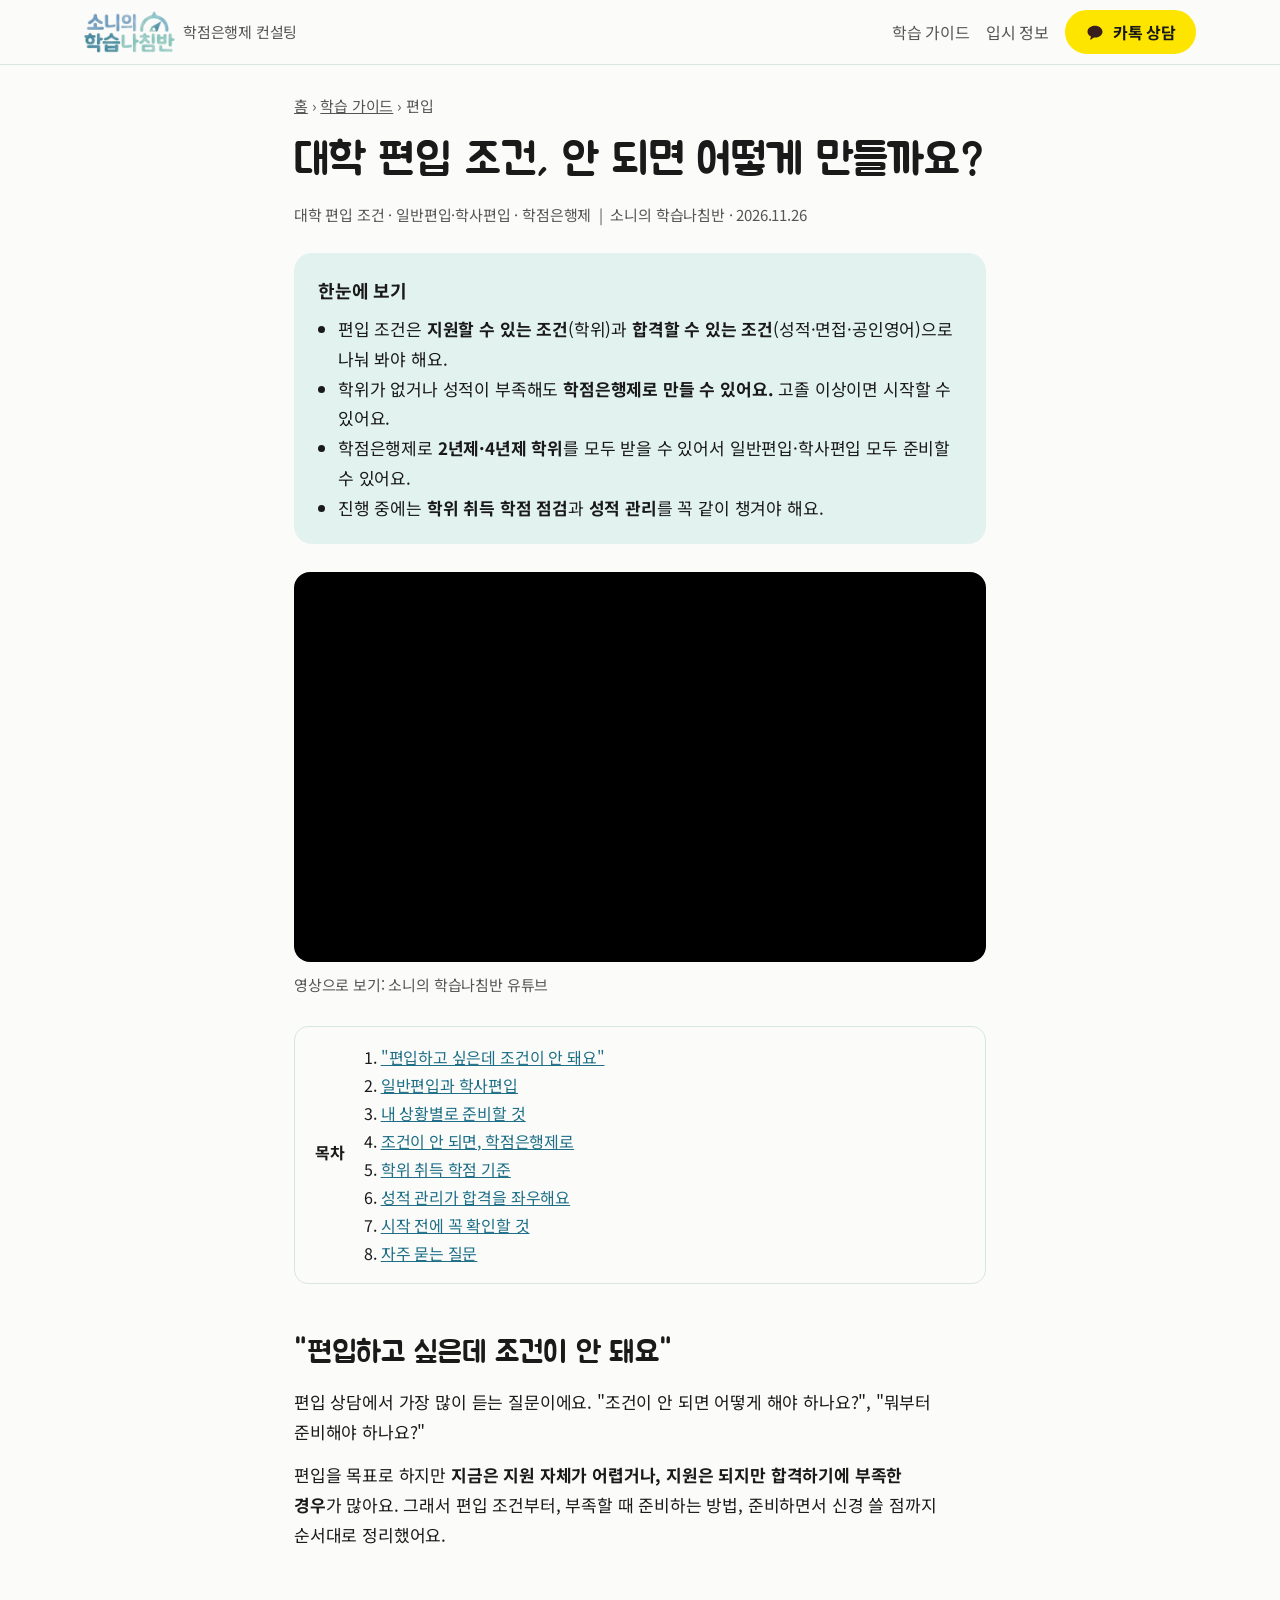
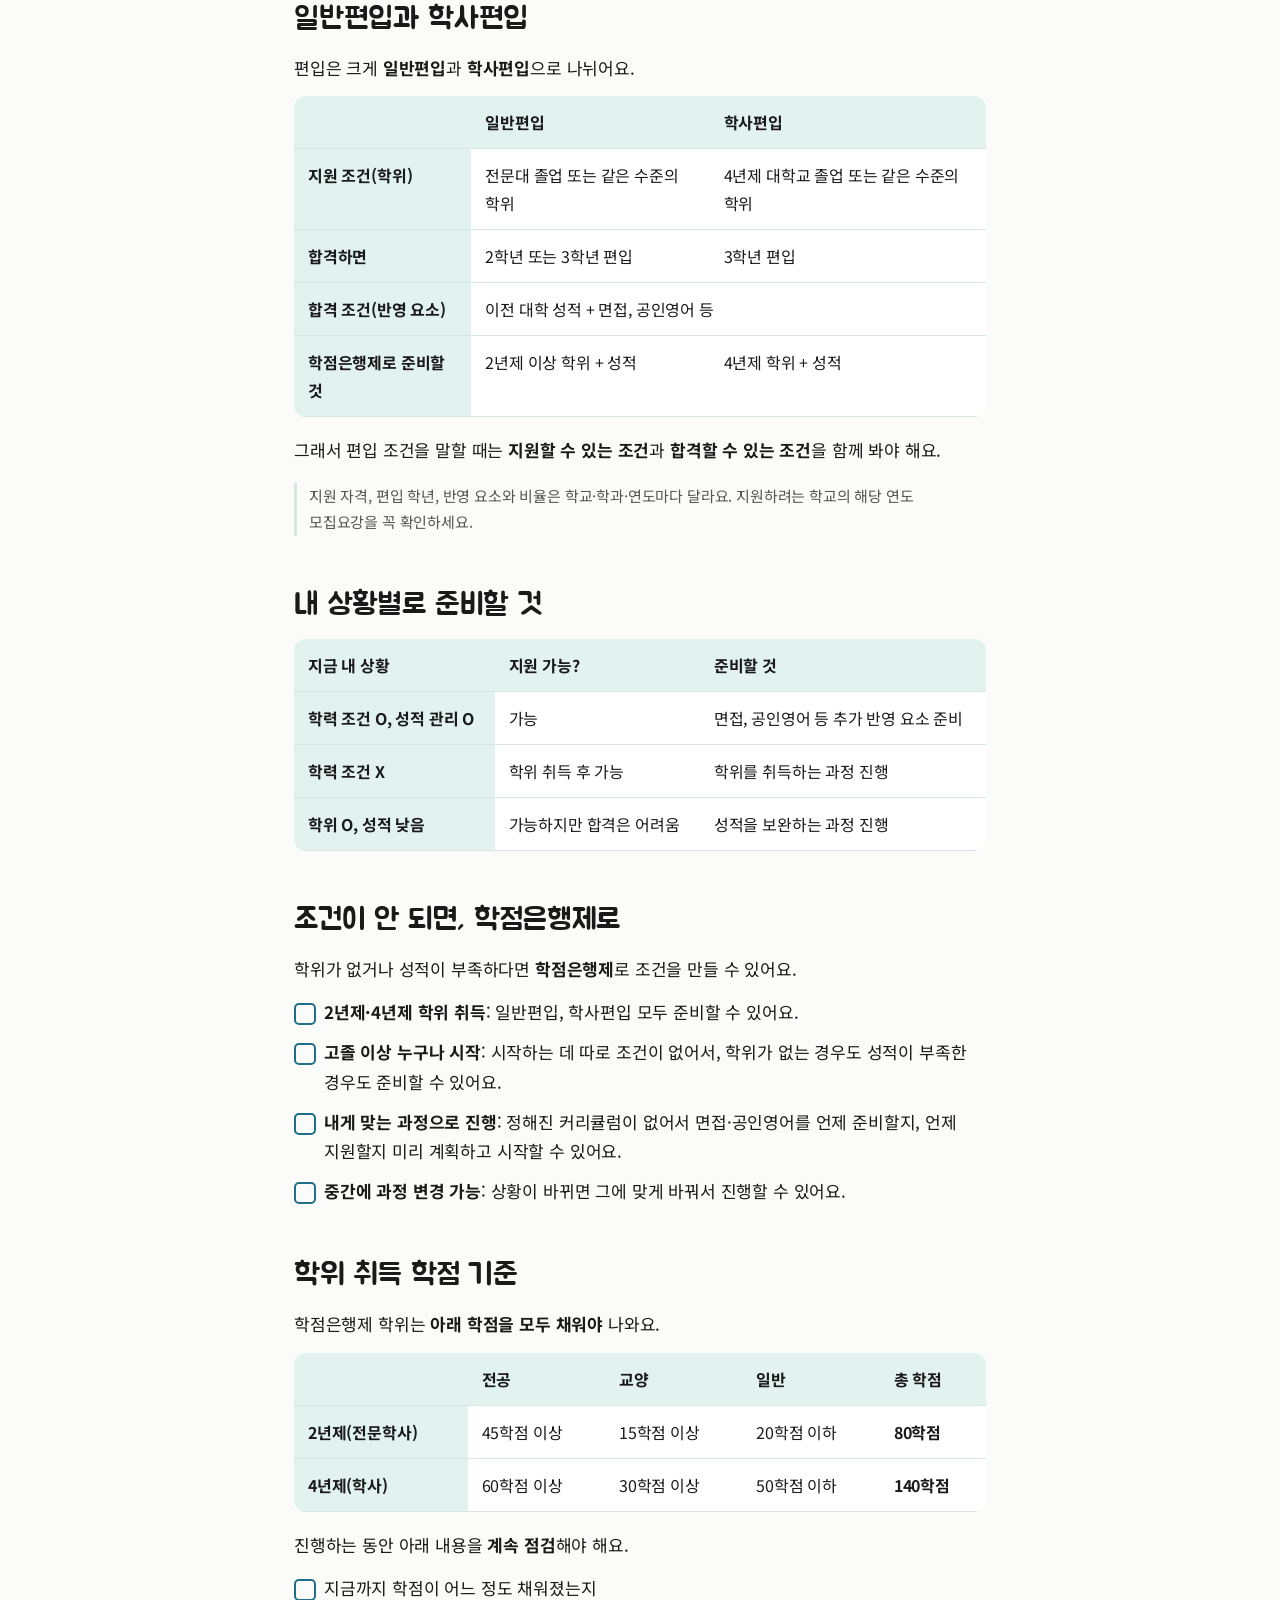
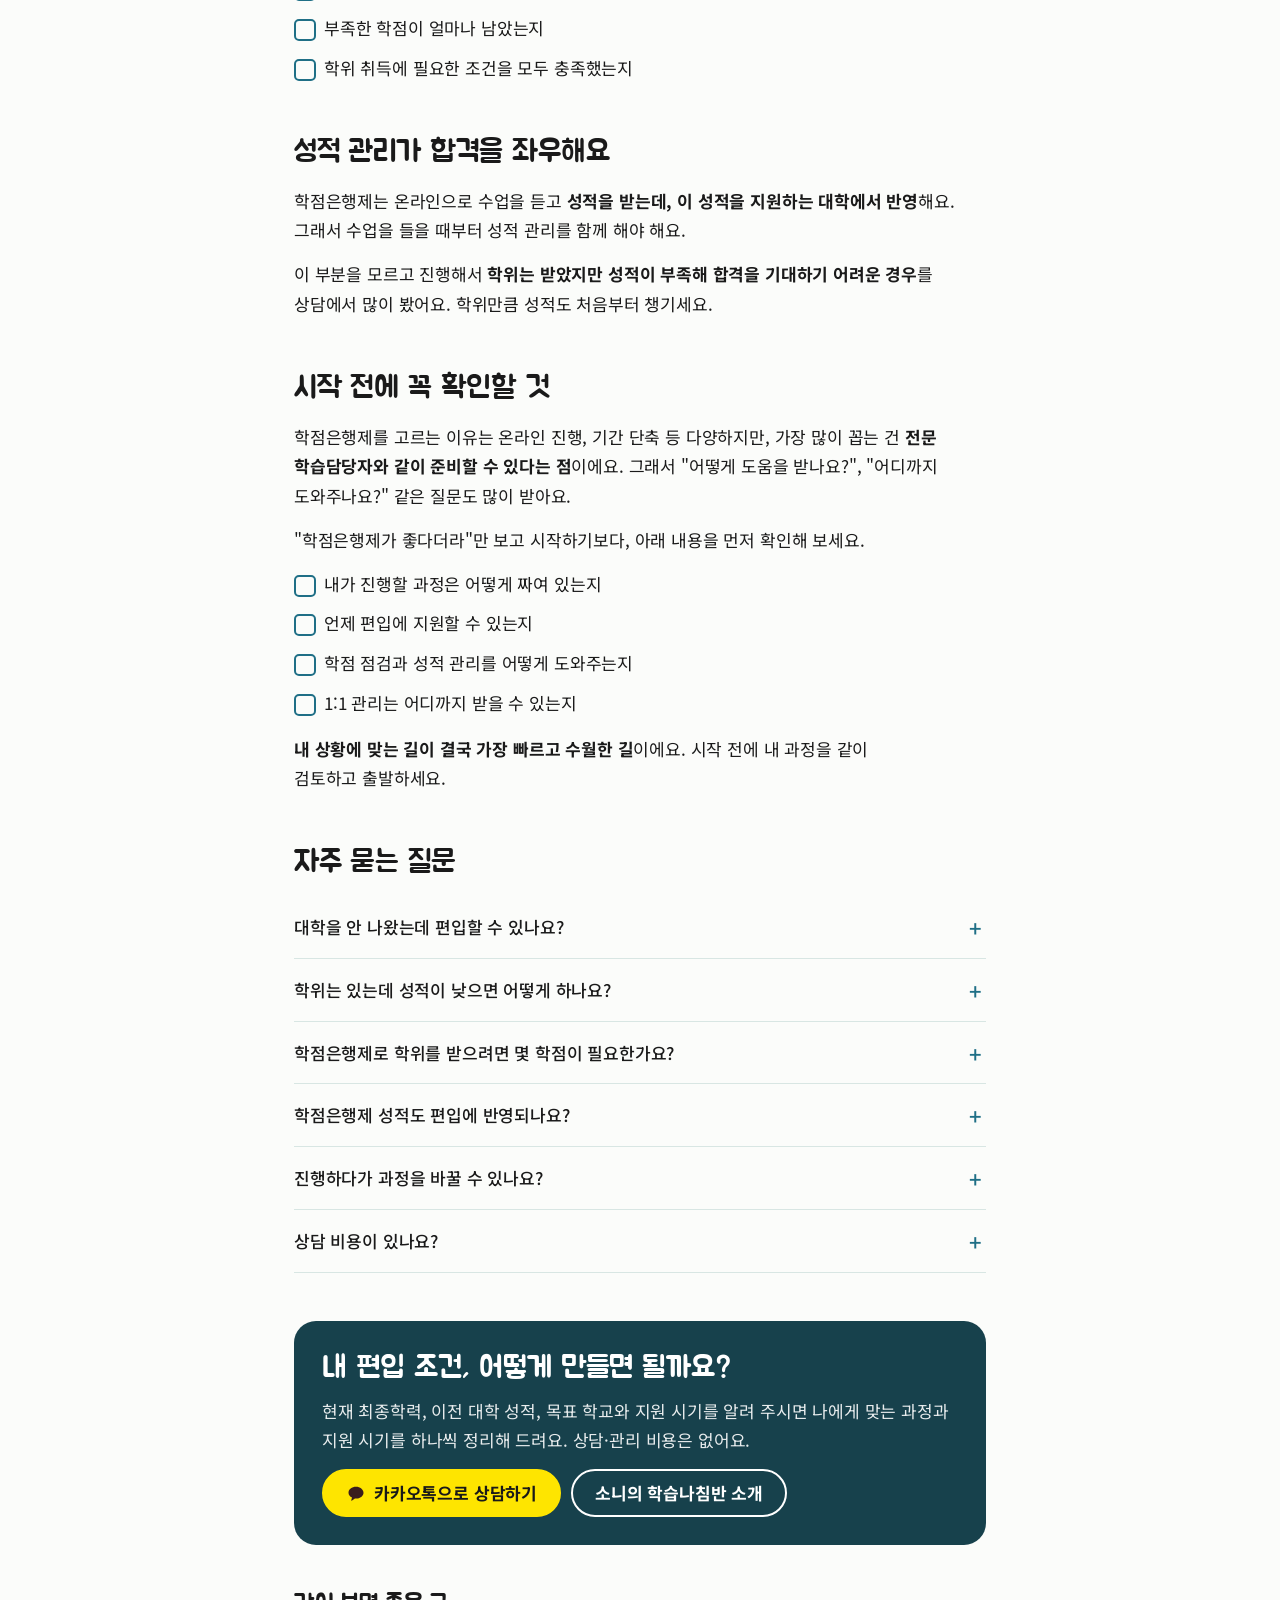
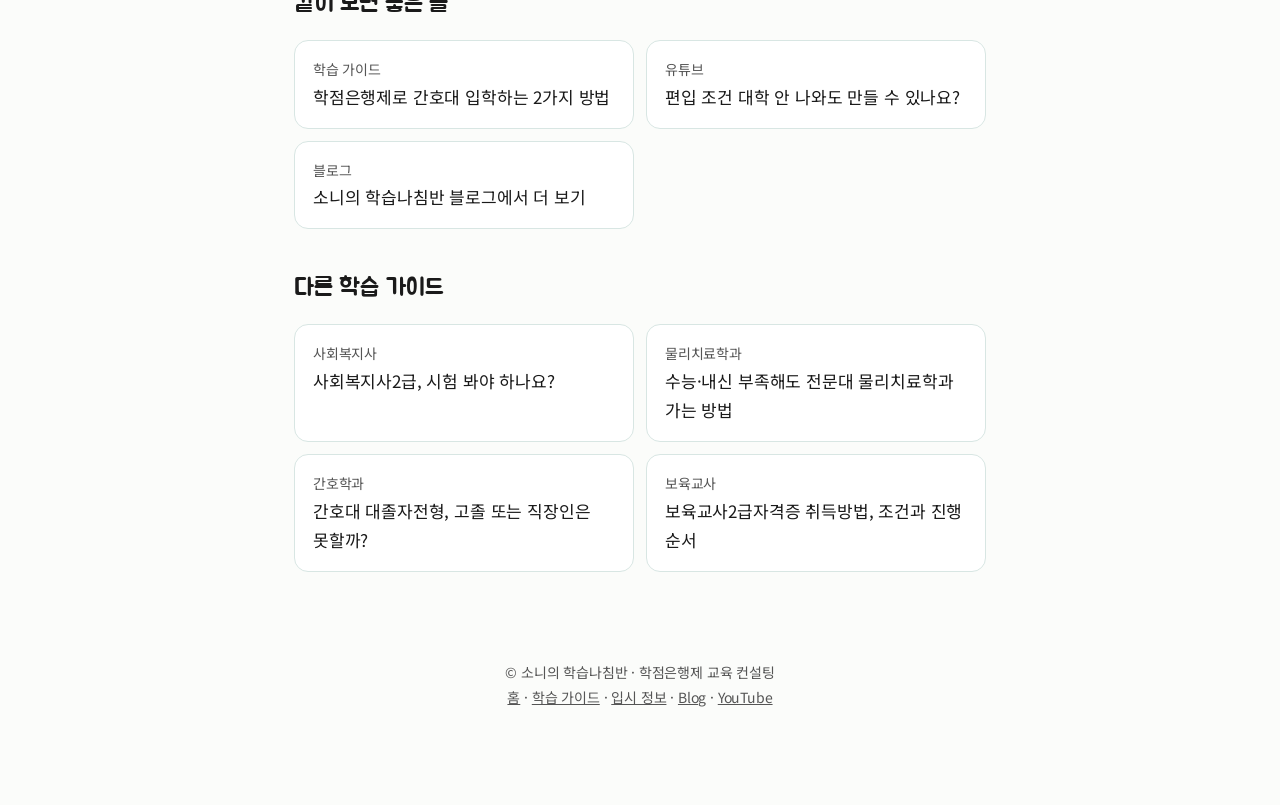
<file: guide/university-transfer/index.html>
<!DOCTYPE html>
<html lang="ko">
<head>
<meta charset="utf-8">
<meta name="viewport" content="width=device-width, initial-scale=1">
<title>대학 편입 조건, 안 되면 어떻게 만들까요? (일반편입·학사편입) | 소니의 학습나침반</title>
<meta name="description" content="대학 편입 조건이 안 될 때 어떻게 해야 할까요? 일반편입·학사편입 지원 조건과 합격 조건, 학위·성적이 부족할 때 학점은행제로 준비하는 방법, 학위 취득 학점 기준과 성적 관리까지 정리했습니다.">
<meta name="keywords" content="대학 편입 조건, 편입 조건 학점은행제, 일반편입 학사편입, 편입 준비, 학점은행제 편입">
<link rel="canonical" href="https://sonkr0403.kr/guide/university-transfer/">
<meta property="og:type" content="article">
<meta property="og:url" content="https://sonkr0403.kr/guide/university-transfer/">
<meta property="og:title" content="대학 편입 조건, 안 되면 어떻게 만들까요?">
<meta property="og:description" content="편입 지원 조건·합격 조건과, 조건이 부족할 때 학점은행제로 준비하는 방법을 정리했습니다.">
<meta property="og:image" content="https://i.ytimg.com/vi/YBjtnx5pLbc/hqdefault.jpg">
<link rel="icon" href="data:image/svg+xml,%3Csvg xmlns='http://www.w3.org/2000/svg' viewBox='0 0 32 32'%3E%3Ccircle cx='16' cy='16' r='13' fill='%23fff' stroke='%231f6f86' stroke-width='3'/%3E%3Cpath d='M21 11l-3 7-7 3 3-7z' fill='%23f5a623'/%3E%3C/svg%3E">
<link rel="preconnect" href="https://fonts.googleapis.com">
<link href="https://fonts.googleapis.com/css2?family=Noto+Sans+KR:wght@400;500;700&family=Jua&display=swap" rel="stylesheet">
<link rel="stylesheet" href="/assets/guide.css">
<script type="application/ld+json">
{
  "@context": "https://schema.org",
  "@graph": [
    {
      "@type": "Article",
      "headline": "대학 편입 조건, 안 되면 어떻게 만들까요? (일반편입·학사편입)",
      "description": "편입 지원 조건과 합격 조건, 조건이 부족할 때 학점은행제로 준비하는 방법, 학위 취득 학점 기준과 성적 관리",
      "datePublished": "2026-11-26",
      "dateModified": "2026-11-26",
      "author": {"@type": "Organization", "name": "소니의 학습나침반", "url": "https://sonkr0403.kr/"},
      "publisher": {"@type": "Organization", "name": "소니의 학습나침반", "url": "https://sonkr0403.kr/"},
      "mainEntityOfPage": "https://sonkr0403.kr/guide/university-transfer/",
      "image": "https://i.ytimg.com/vi/YBjtnx5pLbc/hqdefault.jpg"
    },
    {
      "@type": "FAQPage",
      "mainEntity": [
        {"@type": "Question", "name": "대학을 안 나왔는데 편입할 수 있나요?",
         "acceptedAnswer": {"@type": "Answer", "text": "학력 조건이 안 되면 학위를 먼저 취득한 뒤 지원할 수 있습니다. 학점은행제는 고등학교 이상 졸업했다면 누구나 시작할 수 있고, 2년제·4년제 학위를 모두 취득할 수 있어 일반편입과 학사편입을 모두 준비할 수 있습니다."}},
        {"@type": "Question", "name": "학위는 있는데 성적이 낮으면 어떻게 하나요?",
         "acceptedAnswer": {"@type": "Answer", "text": "지원은 할 수 있지만 성적이 낮으면 현실적으로 합격을 기대하기 어렵습니다. 이 경우 학점은행제로 성적을 보완하는 과정을 진행해서 준비합니다."}},
        {"@type": "Question", "name": "학점은행제로 학위를 받으려면 몇 학점이 필요한가요?",
         "acceptedAnswer": {"@type": "Answer", "text": "2년제는 전공 45학점 이상, 교양 15학점 이상, 일반 20학점 이하로 총 80학점, 4년제는 전공 60학점 이상, 교양 30학점 이상, 일반 50학점 이하로 총 140학점이 필요합니다."}},
        {"@type": "Question", "name": "학점은행제 성적도 편입에 반영되나요?",
         "acceptedAnswer": {"@type": "Answer", "text": "네. 학점은행제 온라인 수업에서 받은 성적을 지원하는 대학에서 반영하기 때문에, 수업을 들을 때부터 성적 관리를 함께 해야 합니다."}},
        {"@type": "Question", "name": "진행하다가 과정을 바꿀 수 있나요?",
         "acceptedAnswer": {"@type": "Answer", "text": "네. 정해진 커리큘럼 없이 내 상황에 맞게 진행하기 때문에, 중간에 상황이 바뀌면 과정을 바꿔서 진행할 수 있습니다."}}
      ]
    }
  ]
}
</script>
</head>
<body>
<header><nav>
  <a class="brand" href="/"><img src="/assets/logo.png" alt="소니의 학습나침반" width="91" height="42"><small>학점은행제 컨설팅</small></a>
  <a class="navlink" href="/guide/">학습 가이드</a>
  <a class="navlink" href="/admission/">입시 정보</a>
  <a class="btn main kakao" href="https://open.kakao.com/o/su1qPkUd" target="_blank" rel="noopener">카톡 상담</a>
</nav></header>

<main>
  <div class="crumb"><a href="/">홈</a> › <a href="/guide/">학습 가이드</a> › 편입</div>
  <h1>대학 편입 조건, 안 되면 어떻게 만들까요?</h1>
  <p class="meta">대학 편입 조건 · 일반편입·학사편입 · 학점은행제 &nbsp;|&nbsp; 소니의 학습나침반 · 2026.11.26</p>

  <div class="summary">
    <b>한눈에 보기</b>
    <ul>
      <li>편입 조건은 <strong>지원할 수 있는 조건</strong>(학위)과 <strong>합격할 수 있는 조건</strong>(성적·면접·공인영어)으로 나눠 봐야 해요.</li>
      <li>학위가 없거나 성적이 부족해도 <strong>학점은행제로 만들 수 있어요.</strong> 고졸 이상이면 시작할 수 있어요.</li>
      <li>학점은행제로 <strong>2년제·4년제 학위</strong>를 모두 받을 수 있어서 일반편입·학사편입 모두 준비할 수 있어요.</li>
      <li>진행 중에는 <strong>학위 취득 학점 점검</strong>과 <strong>성적 관리</strong>를 꼭 같이 챙겨야 해요.</li>
    </ul>
  </div>

  <div class="video"><iframe src="https://www.youtube-nocookie.com/embed/YBjtnx5pLbc" title="편입 조건 대학 안 나와도 만들 수 있나요?" loading="lazy" allow="accelerometer; encrypted-media; gyroscope; picture-in-picture" allowfullscreen></iframe></div>
  <p class="cap">영상으로 보기: 소니의 학습나침반 유튜브</p>

  <nav class="toc" aria-label="목차">
    <b>목차</b>
    <ol>
      <li><a href="#question">"편입하고 싶은데 조건이 안 돼요"</a></li>
      <li><a href="#types">일반편입과 학사편입</a></li>
      <li><a href="#my-case">내 상황별로 준비할 것</a></li>
      <li><a href="#cbs">조건이 안 되면, 학점은행제로</a></li>
      <li><a href="#degree">학위 취득 학점 기준</a></li>
      <li><a href="#grade">성적 관리가 합격을 좌우해요</a></li>
      <li><a href="#before">시작 전에 꼭 확인할 것</a></li>
      <li><a href="#faq">자주 묻는 질문</a></li>
    </ol>
  </nav>

  <article>
    <h2 id="question">"편입하고 싶은데 조건이 안 돼요"</h2>
    <p>편입 상담에서 가장 많이 듣는 질문이에요. "조건이 안 되면 어떻게 해야 하나요?", "뭐부터 준비해야 하나요?"</p>
    <p>편입을 목표로 하지만 <strong>지금은 지원 자체가 어렵거나, 지원은 되지만 합격하기에 부족한 경우</strong>가 많아요. 그래서 편입 조건부터, 부족할 때 준비하는 방법, 준비하면서 신경 쓸 점까지 순서대로 정리했어요.</p>

    <h2 id="types">일반편입과 학사편입</h2>
    <p>편입은 크게 <strong>일반편입</strong>과 <strong>학사편입</strong>으로 나뉘어요.</p>
    <div class="tbl"><table>
      <thead><tr><th></th><th>일반편입</th><th>학사편입</th></tr></thead>
      <tbody>
        <tr><th>지원 조건(학위)</th><td>전문대 졸업 또는 같은 수준의 학위</td><td>4년제 대학교 졸업 또는 같은 수준의 학위</td></tr>
        <tr><th>합격하면</th><td>2학년 또는 3학년 편입</td><td>3학년 편입</td></tr>
        <tr><th>합격 조건(반영 요소)</th><td colspan="2">이전 대학 성적 + 면접, 공인영어 등</td></tr>
        <tr><th>학점은행제로 준비할 것</th><td>2년제 이상 학위 + 성적</td><td>4년제 학위 + 성적</td></tr>
      </tbody>
    </table></div>
    <p>그래서 편입 조건을 말할 때는 <strong>지원할 수 있는 조건</strong>과 <strong>합격할 수 있는 조건</strong>을 함께 봐야 해요.</p>
    <p class="note">지원 자격, 편입 학년, 반영 요소와 비율은 학교·학과·연도마다 달라요. 지원하려는 학교의 해당 연도 모집요강을 꼭 확인하세요.</p>

    <h2 id="my-case">내 상황별로 준비할 것</h2>
    <div class="tbl"><table>
      <thead><tr><th>지금 내 상황</th><th>지원 가능?</th><th>준비할 것</th></tr></thead>
      <tbody>
        <tr><th>학력 조건 O, 성적 관리 O</th><td>가능</td><td>면접, 공인영어 등 추가 반영 요소 준비</td></tr>
        <tr><th>학력 조건 X</th><td>학위 취득 후 가능</td><td>학위를 취득하는 과정 진행</td></tr>
        <tr><th>학위 O, 성적 낮음</th><td>가능하지만 합격은 어려움</td><td>성적을 보완하는 과정 진행</td></tr>
      </tbody>
    </table></div>

    <h2 id="cbs">조건이 안 되면, 학점은행제로</h2>
    <p>학위가 없거나 성적이 부족하다면 <strong>학점은행제</strong>로 조건을 만들 수 있어요.</p>
    <ul class="check">
      <li><strong>2년제·4년제 학위 취득</strong>: 일반편입, 학사편입 모두 준비할 수 있어요.</li>
      <li><strong>고졸 이상 누구나 시작</strong>: 시작하는 데 따로 조건이 없어서, 학위가 없는 경우도 성적이 부족한 경우도 준비할 수 있어요.</li>
      <li><strong>내게 맞는 과정으로 진행</strong>: 정해진 커리큘럼이 없어서 면접·공인영어를 언제 준비할지, 언제 지원할지 미리 계획하고 시작할 수 있어요.</li>
      <li><strong>중간에 과정 변경 가능</strong>: 상황이 바뀌면 그에 맞게 바꿔서 진행할 수 있어요.</li>
    </ul>

    <h2 id="degree">학위 취득 학점 기준</h2>
    <p>학점은행제 학위는 <strong>아래 학점을 모두 채워야</strong> 나와요.</p>
    <div class="tbl"><table>
      <thead><tr><th></th><th>전공</th><th>교양</th><th>일반</th><th>총 학점</th></tr></thead>
      <tbody>
        <tr><th>2년제(전문학사)</th><td>45학점 이상</td><td>15학점 이상</td><td>20학점 이하</td><td><strong>80학점</strong></td></tr>
        <tr><th>4년제(학사)</th><td>60학점 이상</td><td>30학점 이상</td><td>50학점 이하</td><td><strong>140학점</strong></td></tr>
      </tbody>
    </table></div>
    <p>진행하는 동안 아래 내용을 <strong>계속 점검</strong>해야 해요.</p>
    <ul class="check">
      <li>지금까지 학점이 어느 정도 채워졌는지</li>
      <li>부족한 학점이 얼마나 남았는지</li>
      <li>학위 취득에 필요한 조건을 모두 충족했는지</li>
    </ul>

    <h2 id="grade">성적 관리가 합격을 좌우해요</h2>
    <p>학점은행제는 온라인으로 수업을 듣고 <strong>성적을 받는데, 이 성적을 지원하는 대학에서 반영</strong>해요. 그래서 수업을 들을 때부터 성적 관리를 함께 해야 해요.</p>
    <p>이 부분을 모르고 진행해서 <strong>학위는 받았지만 성적이 부족해 합격을 기대하기 어려운 경우</strong>를 상담에서 많이 봤어요. 학위만큼 성적도 처음부터 챙기세요.</p>

    <h2 id="before">시작 전에 꼭 확인할 것</h2>
    <p>학점은행제를 고르는 이유는 온라인 진행, 기간 단축 등 다양하지만, 가장 많이 꼽는 건 <strong>전문 학습담당자와 같이 준비할 수 있다는 점</strong>이에요. 그래서 "어떻게 도움을 받나요?", "어디까지 도와주나요?" 같은 질문도 많이 받아요.</p>
    <p>"학점은행제가 좋다더라"만 보고 시작하기보다, 아래 내용을 먼저 확인해 보세요.</p>
    <ul class="check">
      <li>내가 진행할 과정은 어떻게 짜여 있는지</li>
      <li>언제 편입에 지원할 수 있는지</li>
      <li>학점 점검과 성적 관리를 어떻게 도와주는지</li>
      <li>1:1 관리는 어디까지 받을 수 있는지</li>
    </ul>
    <p><strong>내 상황에 맞는 길이 결국 가장 빠르고 수월한 길</strong>이에요. 시작 전에 내 과정을 같이 검토하고 출발하세요.</p>

    <h2 id="faq">자주 묻는 질문</h2>
    <details><summary>대학을 안 나왔는데 편입할 수 있나요?</summary><p>학력 조건이 안 되면 학위를 먼저 취득한 뒤 지원할 수 있어요. 학점은행제는 고졸 이상이면 누구나 시작할 수 있고, 2년제·4년제 학위를 모두 받을 수 있어서 일반편입·학사편입 모두 준비할 수 있어요.</p></details>
    <details><summary>학위는 있는데 성적이 낮으면 어떻게 하나요?</summary><p>지원은 할 수 있지만 성적이 낮으면 현실적으로 합격을 기대하기 어려워요. 이럴 때는 학점은행제로 성적을 보완하는 과정을 진행해요.</p></details>
    <details><summary>학점은행제로 학위를 받으려면 몇 학점이 필요한가요?</summary><p>2년제는 전공 45 이상·교양 15 이상·일반 20 이하로 총 80학점, 4년제는 전공 60 이상·교양 30 이상·일반 50 이하로 총 140학점이에요.</p></details>
    <details><summary>학점은행제 성적도 편입에 반영되나요?</summary><p>네. 온라인 수업에서 받은 성적을 지원하는 대학에서 반영하기 때문에, 수업 때부터 성적 관리를 같이 해야 해요.</p></details>
    <details><summary>진행하다가 과정을 바꿀 수 있나요?</summary><p>네. 정해진 커리큘럼 없이 내 상황에 맞게 진행하기 때문에, 상황이 바뀌면 과정을 바꿔서 진행할 수 있어요.</p></details>
    <details><summary>상담 비용이 있나요?</summary><p>상담과 학습 관리에는 별도의 비용이 없습니다.</p></details>
  </article>

  <section class="cta">
    <h2>내 편입 조건, 어떻게 만들면 될까요?</h2>
    <p>현재 최종학력, 이전 대학 성적, 목표 학교와 지원 시기를 알려 주시면 나에게 맞는 과정과 지원 시기를 하나씩 정리해 드려요. 상담·관리 비용은 없어요.</p>
    <div class="row">
      <a class="btn main" href="https://open.kakao.com/o/su1qPkUd" target="_blank" rel="noopener">카카오톡으로 상담하기</a>
      <a class="btn line" href="/">소니의 학습나침반 소개</a>
    </div>
  </section>

  <h2 style="font-size:24px;margin:44px 0 0">같이 보면 좋은 글</h2>
  <div class="more">
    <a href="/guide/nursing-admission/"><small>학습 가이드</small>학점은행제로 간호대 입학하는 2가지 방법</a>
    <a href="https://www.youtube.com/watch?v=YBjtnx5pLbc" target="_blank" rel="noopener"><small>유튜브</small>편입 조건 대학 안 나와도 만들 수 있나요?</a>
    <a href="https://blog.naver.com/sonkr0403" target="_blank" rel="noopener"><small>블로그</small>소니의 학습나침반 블로그에서 더 보기</a>
  </div>

<!-- guides:start -->
  <h2 style="font-size:24px;margin:44px 0 0">다른 학습 가이드</h2>
  <div class="more">
    <a href="/guide/social-worker-exam/"><small>사회복지사</small>사회복지사2급, 시험 봐야 하나요?</a>
    <a href="/guide/physical-therapy/"><small>물리치료학과</small>수능·내신 부족해도 전문대 물리치료학과 가는 방법</a>
    <a href="/guide/nursing-graduate-track/"><small>간호학과</small>간호대 대졸자전형, 고졸 또는 직장인은 못할까?</a>
    <a href="/guide/childcare-teacher/"><small>보육교사</small>보육교사2급자격증 취득방법, 조건과 진행 순서</a>
  </div>
  <!-- guides:end -->

</main>

<footer>© 소니의 학습나침반 · 학점은행제 교육 컨설팅<br><a href="/">홈</a> · <a href="/guide/">학습 가이드</a> · <a href="/admission/">입시 정보</a> · <a href="https://blog.naver.com/sonkr0403" target="_blank" rel="noopener">Blog</a> · <a href="https://www.youtube.com/@sonkr0403" target="_blank" rel="noopener">YouTube</a></footer>
</body>
</html>
</file>
<file: assets/guide.css>
/* 학습 가이드 페이지 공통 스타일 (첫 화면 index.html 과 같은 색·글씨) */
:root{color-scheme:light dark;
--bg:light-dark(#fbfcfa,#0c1a1e);--ink:light-dark(#1a1a1a,#f2f2f2);--mute:light-dark(#555555,#bdbdbd);
--blue:light-dark(#1f6f86,#2b8aa3);--sky:light-dark(#e2f2ee,#132b30);--card:light-dark(#ffffff,#12262b);
--line:light-dark(#d8e6e3,#22403f);--coral:#f5a623}
:root[data-theme=light]{color-scheme:light}:root[data-theme=dark]{color-scheme:dark}
*{box-sizing:border-box;min-width:0}
html{scroll-behavior:smooth;scroll-padding-top:84px}
@media(prefers-reduced-motion:reduce){html{scroll-behavior:auto}}
body{margin:0;background:var(--bg);color:var(--ink);font:17px/1.75 "Noto Sans KR",system-ui,"Apple SD Gothic Neo","Malgun Gothic",sans-serif;overflow-x:clip;word-break:keep-all;letter-spacing:-.01em}
a{color:var(--blue)}
h1,h2,h3{margin:0;line-height:1.3;text-wrap:balance;font-family:"Jua","Noto Sans KR",sans-serif;font-weight:400}
p{margin:0 0 14px;text-wrap:pretty}
header{position:sticky;top:0;z-index:5;background:color-mix(in srgb,var(--bg) 92%,transparent);backdrop-filter:blur(8px);border-bottom:1px solid var(--line)}
nav{display:flex;align-items:center;gap:16px;flex-wrap:wrap;padding:10px max(5vw,16px);max-width:1240px;margin:0 auto}
.brand{display:flex;align-items:center;gap:8px;text-decoration:none;color:var(--ink);margin-right:auto}
.brand img{height:42px;width:auto;display:block}
.brand small{font-size:15px;color:var(--mute)}
:root[data-theme=dark] .brand img{background:#fff;border-radius:10px;padding:3px 8px}
@media(prefers-color-scheme:dark){:root:not([data-theme=light]) .brand img{background:#fff;border-radius:10px;padding:3px 8px}}
.navlink{text-decoration:none;color:var(--mute);font-size:16px}
.btn{display:inline-flex;align-items:center;justify-content:center;gap:8px;min-height:48px;padding:0 22px;border-radius:999px;font-weight:700;text-decoration:none;font-size:17px;border:2px solid transparent}
.btn.main{background:var(--coral);color:#1a0d08}
.btn.line{border-color:currentColor;color:var(--ink)}
.btn:focus-visible,a:focus-visible{outline:3px solid var(--coral);outline-offset:3px}
nav .btn{min-height:44px;padding:0 18px;font-size:16px}
main{max-width:820px;margin:0 auto;padding:28px max(5vw,16px) 64px}
.crumb{font-size:15px;color:var(--mute);margin-bottom:14px}
.crumb a{color:var(--mute)}
h1{font-size:clamp(30px,4.6vw,44px);margin-bottom:12px}
.meta{font-size:15px;color:var(--mute);margin-bottom:24px}
.summary{background:var(--sky);border-radius:18px;padding:22px 24px;margin:0 0 28px}
.summary b{display:block;font-size:18px;margin-bottom:8px}
.summary ul{margin:0;padding-left:20px}
.video{position:relative;aspect-ratio:16/9;border-radius:16px;overflow:hidden;background:#000;margin:0 0 10px}
.video iframe{position:absolute;inset:0;width:100%;height:100%;border:0}
.cap{font-size:15px;color:var(--mute);margin-bottom:28px}
.toc{border:1px solid var(--line);border-radius:14px;padding:16px 20px;margin:0 0 36px;font-size:16px}
.toc b{display:block;margin-bottom:6px}
.toc ol{margin:0;padding-left:20px}
article h2{font-size:clamp(24px,3vw,30px);margin:44px 0 14px;padding-top:6px}
article h3{font-size:21px;margin:26px 0 10px}
article ul,article ol{padding-left:22px;margin:0 0 16px}
article li{margin-bottom:6px}
.tbl{overflow-x:auto;margin:0 0 18px}
table{width:100%;border-collapse:collapse;font-size:16px;background:var(--card);border-radius:12px;overflow:hidden}
th,td{border-bottom:1px solid var(--line);padding:12px 14px;text-align:left;vertical-align:top}
th{background:var(--sky);font-weight:700}
.check{list-style:none;padding:0}
.check li{position:relative;padding-left:30px;margin-bottom:10px}
.check li::before{content:"";position:absolute;left:0;top:6px;width:18px;height:18px;border-radius:5px;border:2px solid var(--blue)}
.note{font-size:15px;color:var(--mute);border-left:3px solid var(--line);padding-left:12px;margin:18px 0}
details{border-bottom:1px solid var(--line)}
summary{cursor:pointer;list-style:none;padding:16px 32px 16px 0;font-weight:500;position:relative}
summary::-webkit-details-marker{display:none}
summary::after{content:"+";position:absolute;right:4px;top:12px;font-size:22px;color:var(--blue)}
details[open] summary::after{content:"–"}
details p{color:var(--mute)}
.more{display:grid;grid-template-columns:repeat(2,minmax(0,1fr));gap:12px;margin:20px 0 0}
.more a{display:block;background:var(--card);border:1px solid var(--line);border-radius:14px;padding:16px 18px;text-decoration:none;color:var(--ink)}
.more small{display:block;color:var(--mute);font-size:14px}
@media(max-width:600px){.more{grid-template-columns:minmax(0,1fr)}}
.cta{background:#17414c;color:#fff;border-radius:22px;padding:28px;margin-top:48px}
.cta h2{margin:0 0 8px;font-size:clamp(24px,3vw,30px)}
.cta p{opacity:.9}
.cta .row{display:flex;gap:10px;flex-wrap:wrap;margin-top:14px}
.cta .btn.line{color:#fff}
.cards{display:flex;flex-direction:column;gap:12px}
/* 목록형: 줄 전체가 눌리고, 오른쪽 화살표로 이동을 알려 줌 */
.cards .gcard{position:relative;display:grid;grid-template-columns:auto minmax(0,1fr);grid-template-areas:"chip title" ". desc";column-gap:14px;row-gap:4px;align-items:center;min-height:92px;padding:20px 64px 20px 22px;transition:border-color .15s,background .15s,transform .15s}
.cards .gcard .chip{grid-area:chip;align-self:center;white-space:nowrap}
.cards .gcard b{grid-area:title;font-size:19px}
.cards .gcard span.d{grid-area:desc}
.cards .gcard::after{content:"";position:absolute;right:24px;top:50%;width:11px;height:11px;border-top:2.5px solid var(--blue);border-right:2.5px solid var(--blue);transform:translateY(-50%) rotate(45deg)}
.cards .gcard:hover{border-color:var(--blue);background:var(--sky)}
.cards .gcard:active{transform:scale(.99)}
@media(max-width:600px){.cards .gcard{grid-template-columns:minmax(0,1fr);grid-template-areas:"chip" "title" "desc";padding:18px 52px 18px 18px}.cards .gcard::after{right:20px}}
.gcard{display:flex;flex-direction:column;gap:8px;background:var(--card);border:1px solid var(--line);border-radius:18px;padding:22px;text-decoration:none;color:var(--ink)}
.gcard .chip{align-self:flex-start;font-size:14px;font-weight:700;color:var(--blue);background:var(--sky);padding:3px 11px;border-radius:999px}
.gcard b{font-size:19px;line-height:1.45}
.gcard span.d{color:var(--mute);font-size:15px}
footer{padding:24px max(5vw,16px) 96px;font-size:14px;color:var(--mute);text-align:center}
footer a{color:var(--mute)}
.mbar{display:none}

/* 카카오톡 버튼: 카카오 노란색 + 말풍선 아이콘 */
.btn.kakao,a.btn[href*="open.kakao.com"]{background:#FEE500;color:#191919;border-color:#FEE500}.btn.kakao::before,a.btn[href*="open.kakao.com"]::before{content:"";width:20px;height:20px;flex:none;background:url("data:image/svg+xml,%3Csvg xmlns='http://www.w3.org/2000/svg' viewBox='0 0 32 32'%3E%3Cpath fill='%233A1D1D' d='M16 6C9.4 6 4 10.2 4 15.4c0 3.3 2.2 6.2 5.6 7.9l-1.2 4.4c-.1.4.3.7.7.5l5.2-3.4c.6.1 1.1.1 1.7.1 6.6 0 12-4.2 12-9.4S22.6 6 16 6z'/%3E%3C/svg%3E") center/contain no-repeat}
@media(max-width:760px){.mbar{display:inline-flex;position:fixed;right:16px;left:auto;bottom:max(16px,env(safe-area-inset-bottom));z-index:9;width:auto;height:52px;min-height:0;padding:0 18px 0 14px;gap:8px;border-radius:999px;font-size:16px;box-shadow:0 8px 20px -6px rgba(0,0,0,.4);transition:opacity .25s,transform .25s}.mbar.off{opacity:0;transform:translateY(12px);pointer-events:none}}
@media(max-width:760px){.navlink{display:none}.brand small{display:none}}

/* 입시 정보: 학교별 블록과 지원 가능 표시 */
.school{background:var(--card);border:1px solid var(--line);border-radius:18px;padding:20px 22px;margin:0 0 16px;scroll-margin-top:84px}
.school h3{margin:0 0 4px!important;font-size:22px}
.school .loc{font-size:14px;color:var(--mute);margin-bottom:12px}
.school dl{display:grid;grid-template-columns:76px minmax(0,1fr);gap:8px 14px;margin:0}
.school dt{font-weight:700;color:var(--blue)}
.school dd{margin:0}
.school .src{font-size:13px;color:var(--mute);margin:12px 0 0}
.school .src a{color:var(--mute)}
.tag{display:inline-block;font-size:13px;font-weight:700;padding:1px 9px;border-radius:999px;margin-right:6px;white-space:nowrap}
.tag.ok{background:#e3f4e6;color:#1d6b2f}.tag.no{background:#fdecea;color:#a12a1f}.tag.chk{background:#fff3d6;color:#7a5200}
@media(prefers-color-scheme:dark){.tag.ok{background:#1d3b24;color:#9fe0ad}.tag.no{background:#3d1d1a;color:#f3a69c}.tag.chk{background:#3b2f12;color:#f2cf83}}
@media(max-width:600px){.school dl{grid-template-columns:minmax(0,1fr)}.school dt{margin-top:6px}}
.soon{color:var(--mute);font-size:15px}

/* 입시 정보 v2: 상황별 묶음 + 짧은 학교 카드 */
.pick{display:grid;gap:12px;margin:0 0 8px}
.pick .row{display:grid;grid-template-columns:170px minmax(0,1fr);gap:14px;align-items:center;background:var(--card);border:1px solid var(--line);border-radius:16px;padding:16px 20px}
.pick .row b{font-size:17px}
.pick .row span{color:var(--ink)}
@media(max-width:600px){.pick .row{grid-template-columns:minmax(0,1fr);gap:4px}}
.grp{margin:44px 0 0}
.grp h2{margin:0 0 6px!important}
.grp .lead{color:var(--mute);font-size:16px;margin-bottom:16px}
.sgrid{display:grid;grid-template-columns:repeat(2,minmax(0,1fr));gap:12px}
@media(max-width:700px){.sgrid{grid-template-columns:minmax(0,1fr)}}
.sc{background:var(--card);border:1px solid var(--line);border-radius:16px;padding:18px 20px;scroll-margin-top:84px}
.sc h3{margin:0!important;font-size:21px}
.sc .loc{font-size:14px;color:var(--mute);margin:2px 0 12px}
.sc ul{list-style:none;padding:0;margin:0}
.sc li{display:grid;grid-template-columns:42px minmax(0,1fr);gap:8px;padding:7px 0;border-top:1px solid var(--line);font-size:16px;line-height:1.55;margin:0}
.sc li i{font-style:normal;font-weight:700;color:var(--blue)}
.sc .tip{font-size:14px;color:#8a4b00;background:#fff3d6;border-radius:10px;padding:8px 12px;margin-top:10px;line-height:1.55}
@media(prefers-color-scheme:dark){.sc .tip{background:#3b2f12;color:#f2cf83}}
.srcs{font-size:13px;color:var(--mute);line-height:1.9}
.srcs a{color:var(--mute)}

/* 지역 필터 */
.rfilter{display:flex;gap:8px;flex-wrap:wrap;margin:0 0 6px}
.rfilter button{font:inherit;font-size:16px;font-weight:700;min-height:44px;padding:0 20px;border-radius:999px;border:2px solid var(--line);background:var(--card);color:var(--ink);cursor:pointer}
.rfilter button small{font-weight:500;color:var(--mute);margin-left:2px}
.rfilter button[aria-pressed=true]{background:var(--blue);border-color:var(--blue);color:#fff}
.rfilter button[aria-pressed=true] small{color:#dff1ee}
.rfilter button:focus-visible{outline:3px solid var(--coral);outline-offset:2px}
.rlist{font-size:15px;color:var(--mute);min-height:1em;margin:6px 0 0}
.sc[hidden],.grp[hidden]{display:none}

/* 학교 카드 하단 특징 */
.sc .feat{margin-top:12px;background:var(--sky);border-radius:12px;padding:10px 14px}
.sc .feat b{display:block;font-size:14px;color:var(--blue);margin-bottom:2px}
.sc .feat ul{list-style:disc;padding-left:18px;margin:0}
.sc .feat li{display:list-item;grid-template-columns:none;border:0;padding:2px 0;font-size:15px}

/* 학과 탭 */
.dtabs{display:flex;gap:6px;flex-wrap:wrap;border-bottom:2px solid var(--line);margin:0 0 16px}
.dtabs a,.dtabs .off{display:inline-flex;align-items:center;gap:6px;min-height:46px;padding:0 16px;font-size:17px;font-weight:700;text-decoration:none;color:var(--mute);border-bottom:3px solid transparent;margin-bottom:-2px}
.dtabs a[aria-current=page]{color:var(--blue);border-bottom-color:var(--blue)}
.dtabs .off{opacity:.55;cursor:default;font-weight:500}
.dtabs .off small{font-size:12px;background:var(--sky);border-radius:999px;padding:1px 8px}
.grp:first-of-type{margin-top:20px}
/* 학과 탭이 늘어나면 모바일에서 가로로 밀어서 보기 */
@media(max-width:600px){.dtabs{flex-wrap:nowrap;overflow-x:auto;scrollbar-width:none;-webkit-overflow-scrolling:touch}.dtabs::-webkit-scrollbar{display:none}.dtabs a,.dtabs .off{white-space:nowrap;flex:none;padding:0 12px}}
.dtabs+article .rfilter,.dtabs~article .rfilter{margin-top:4px}

/* 학습 가이드 분야 탭 */
.gtabs{margin:4px 0 18px}
@media(max-width:600px){.gtabs{flex-wrap:nowrap;overflow-x:auto;scrollbar-width:none;padding-bottom:4px}.gtabs::-webkit-scrollbar{display:none}.gtabs button{flex:none;white-space:nowrap}}
.cards .gcard[hidden],.gtabs button[hidden],.gmore[hidden]{display:none}
.gmore{text-align:center;margin:18px 0 0}
.gmore button{font:inherit;font-size:16px;font-weight:700;min-height:46px;padding:0 28px;border-radius:999px;border:2px solid var(--line);background:var(--card);color:var(--ink);cursor:pointer}
.gmore button:hover{border-color:var(--blue)}
@media(max-width:600px){.cards .gcard .chip{justify-self:start}}
</file>
